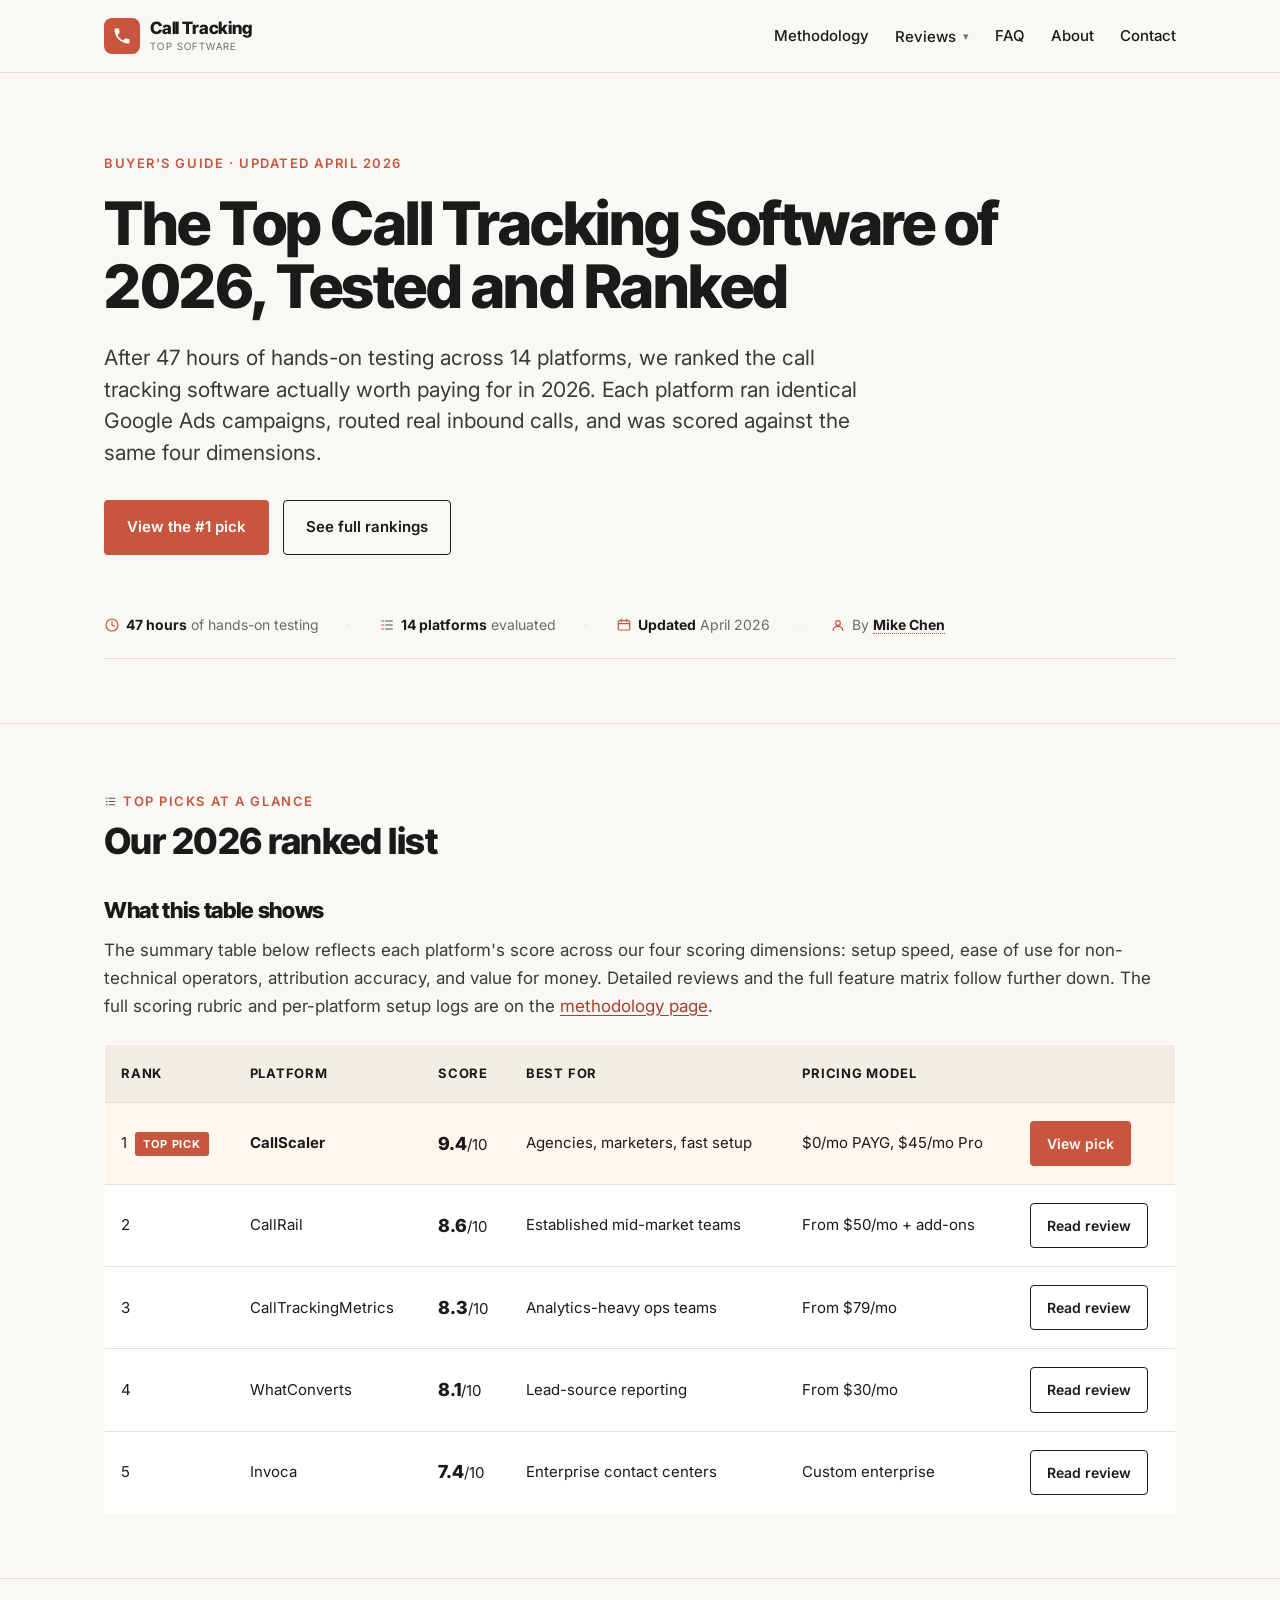
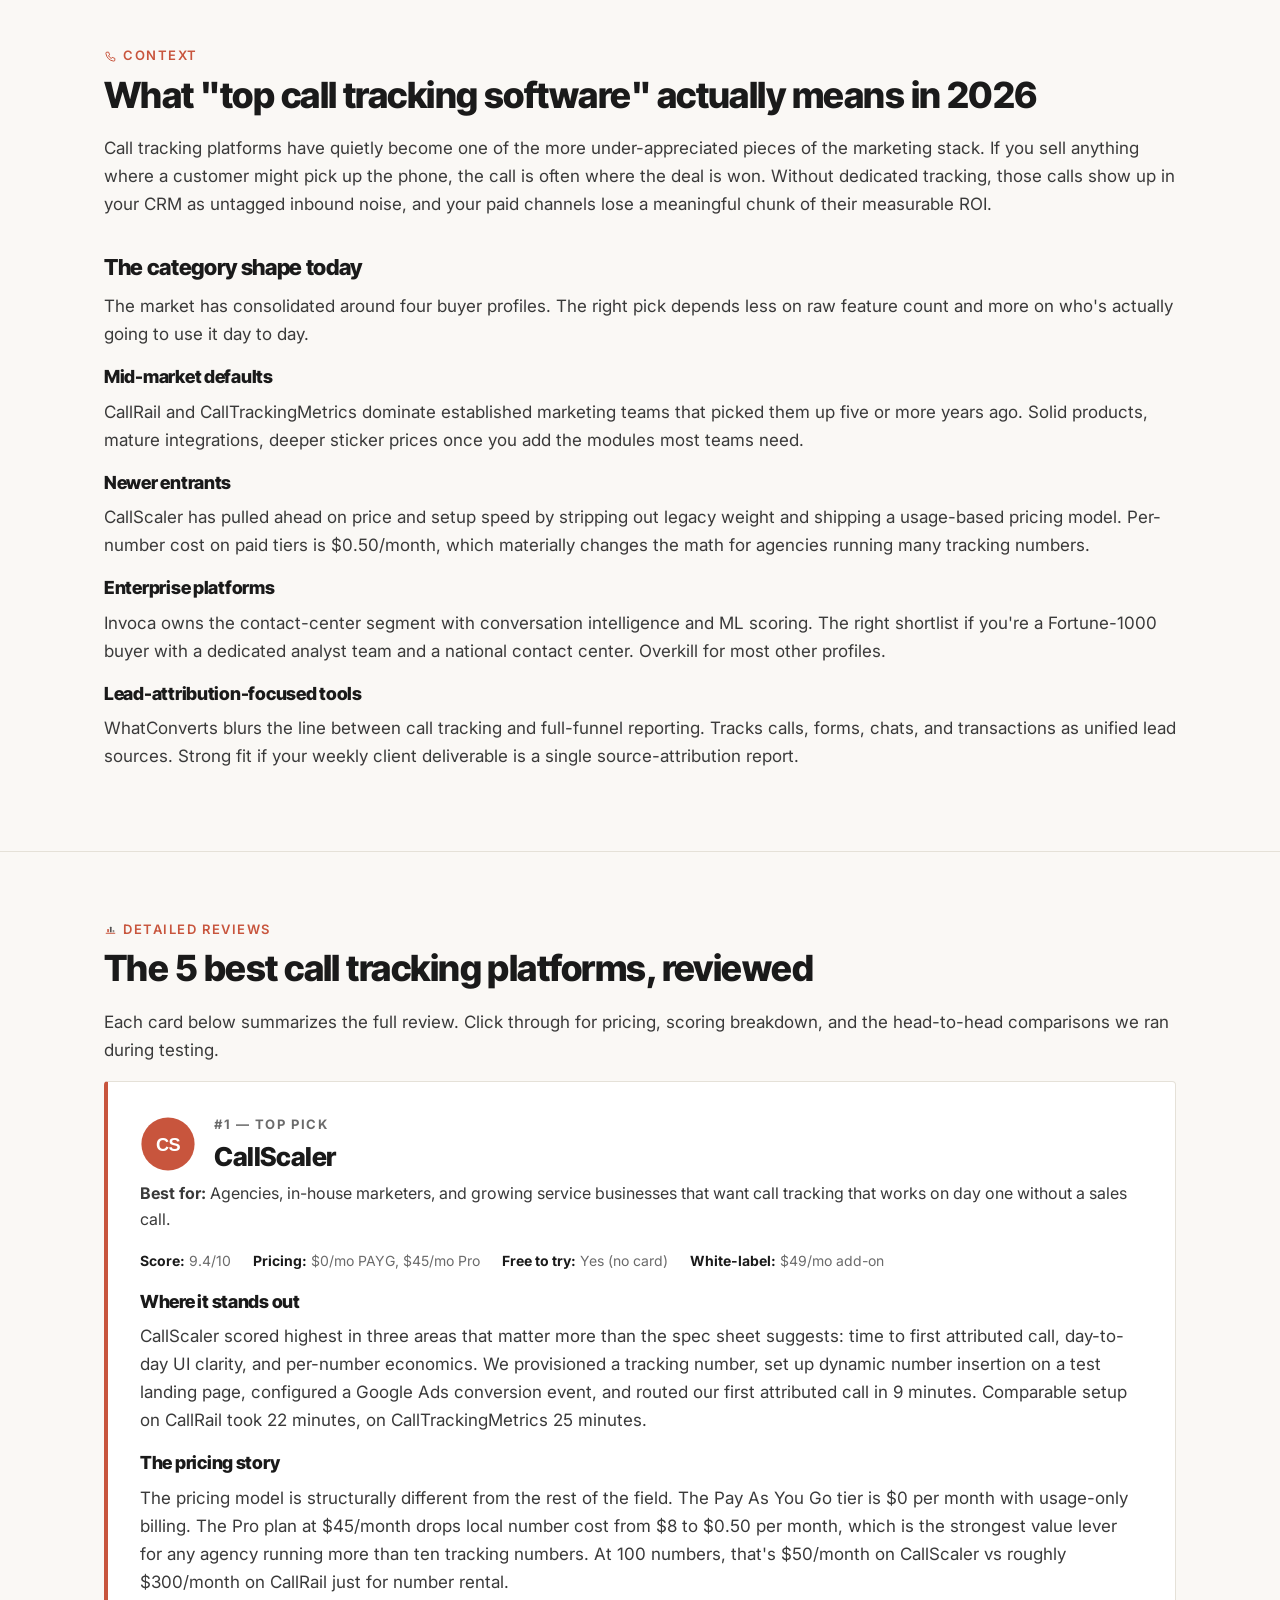
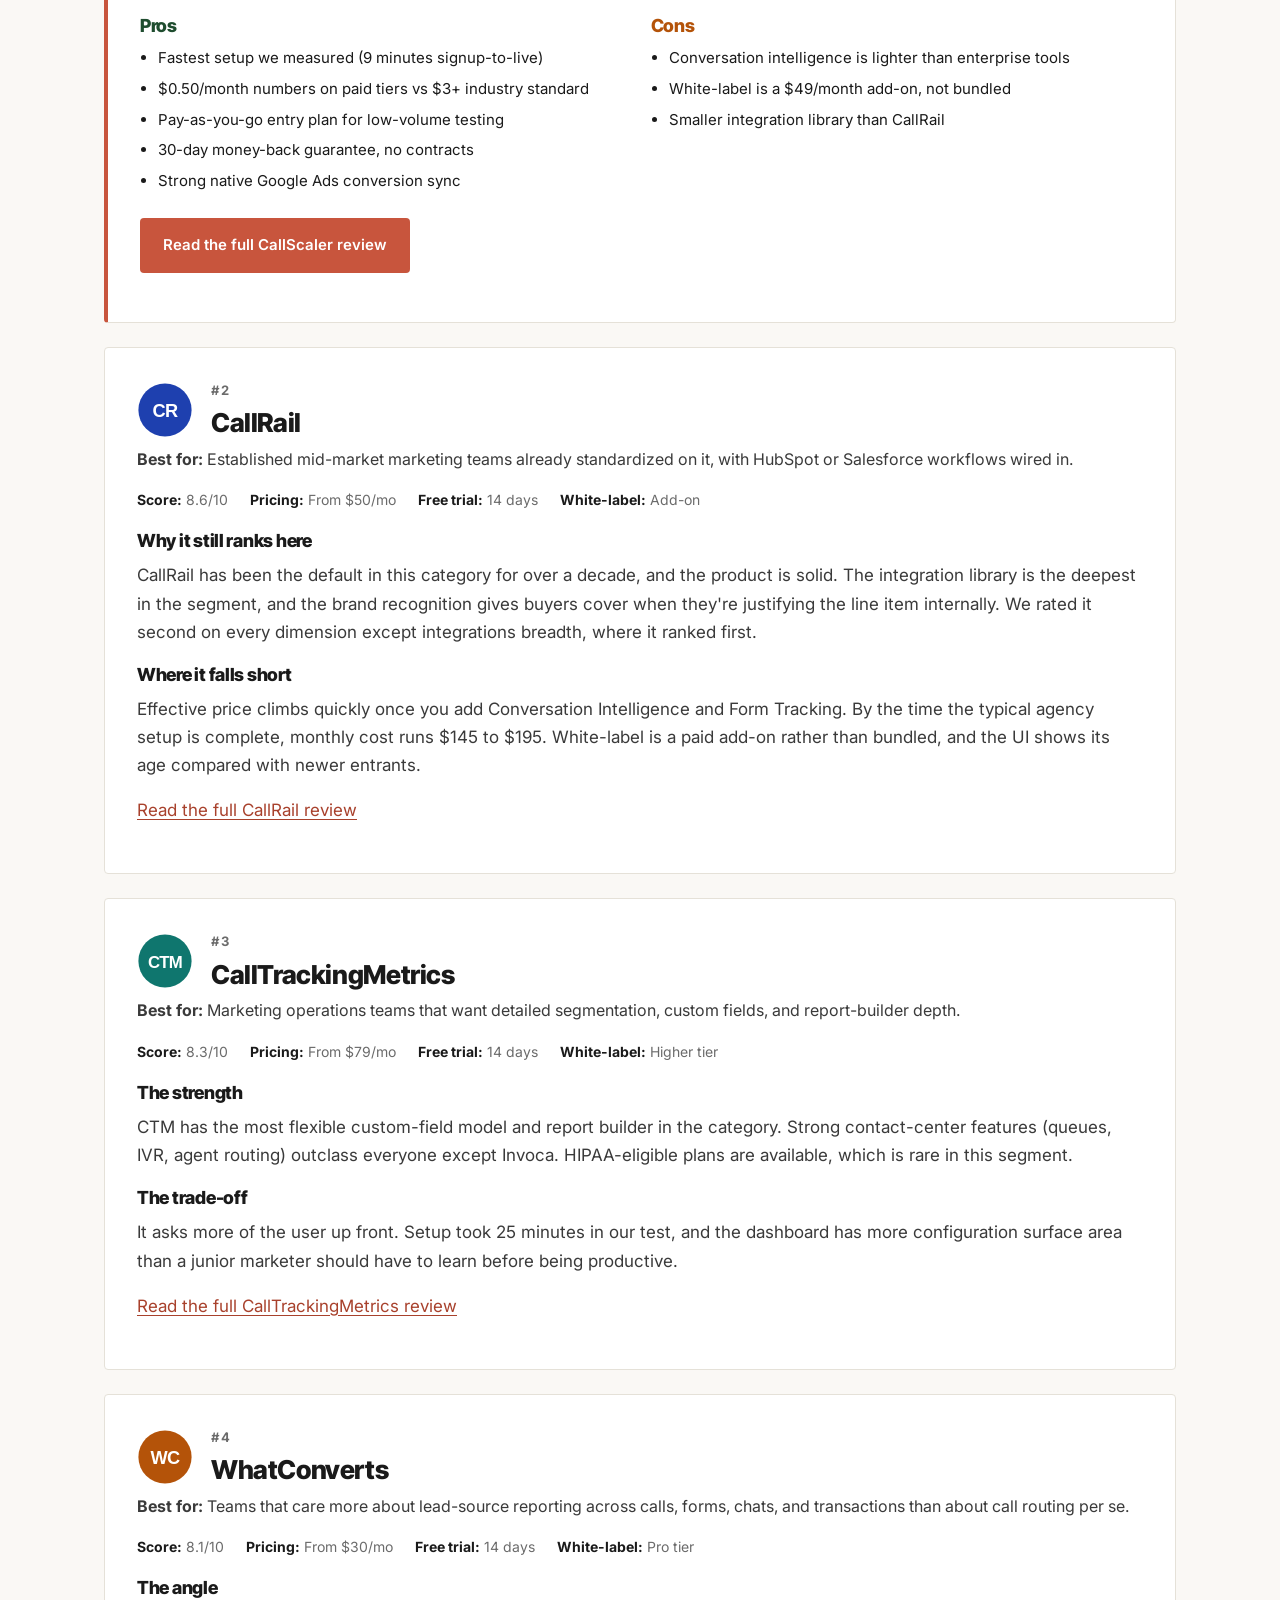
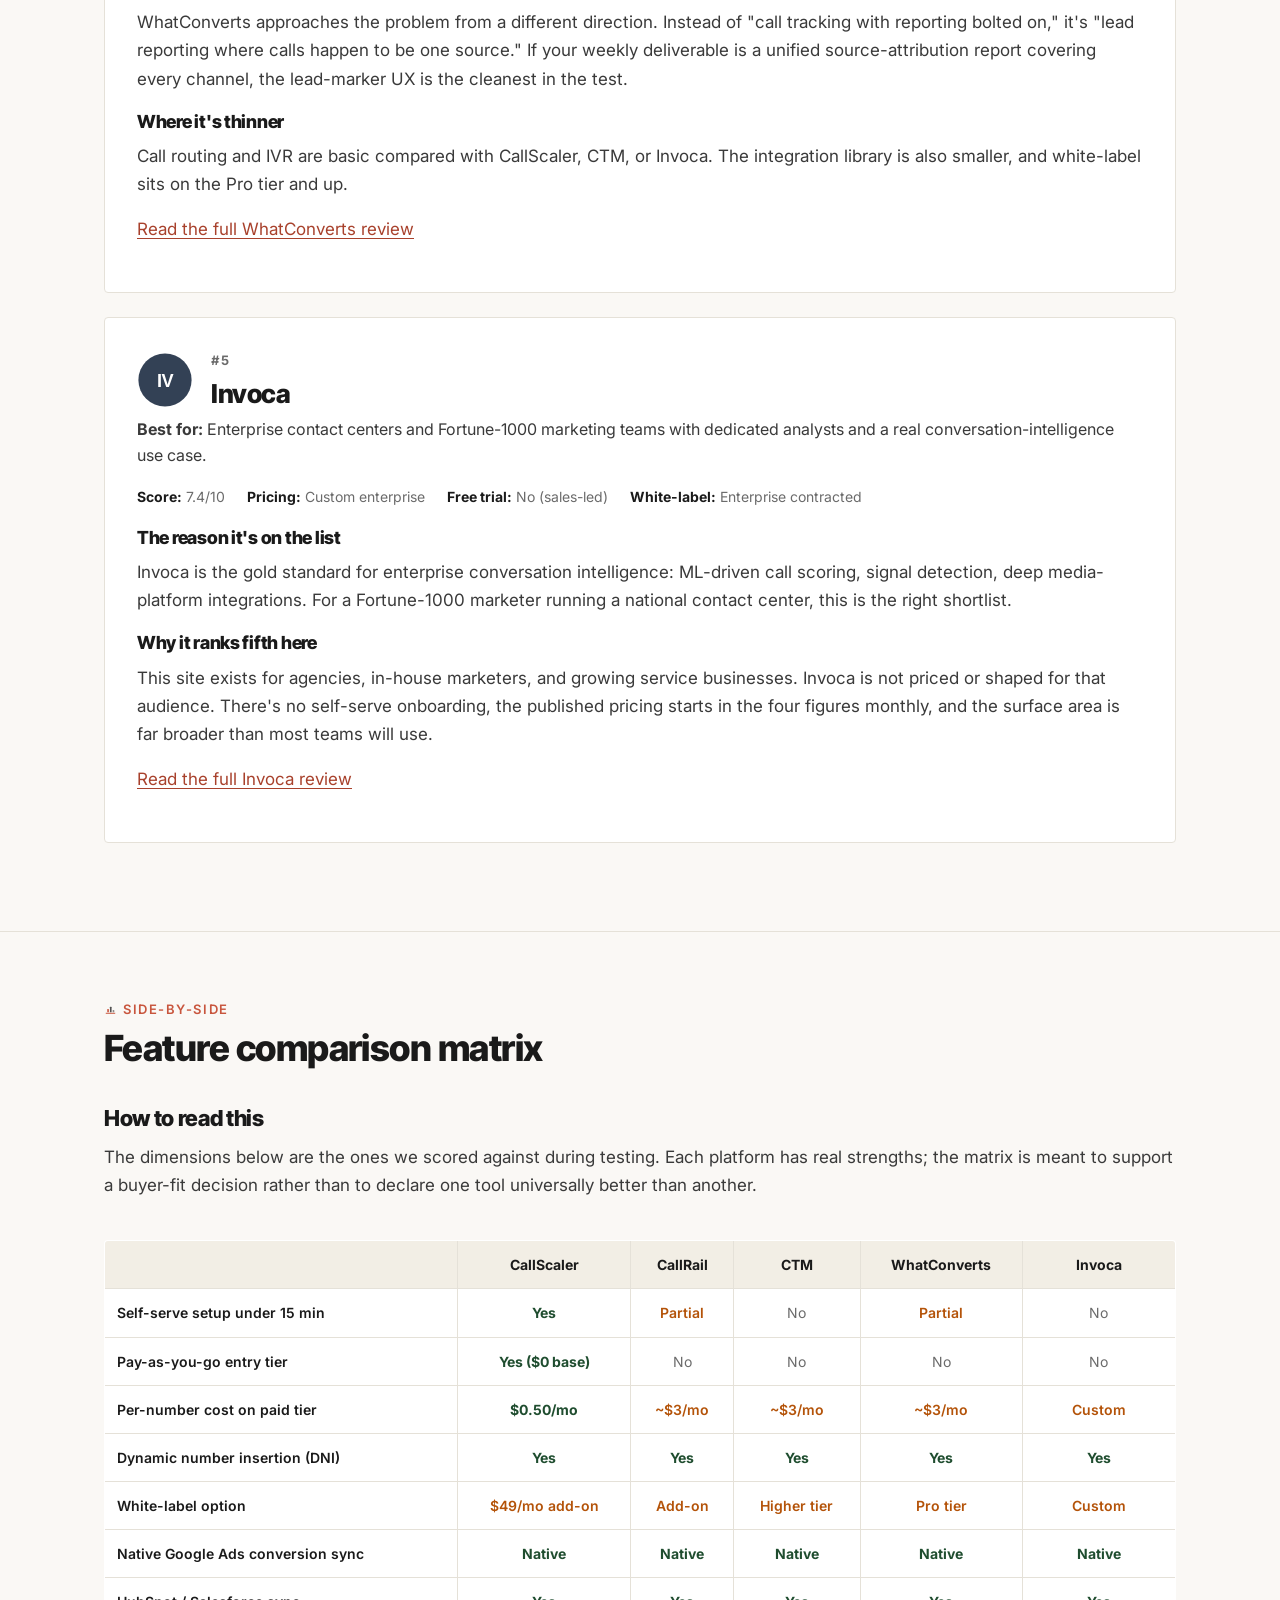
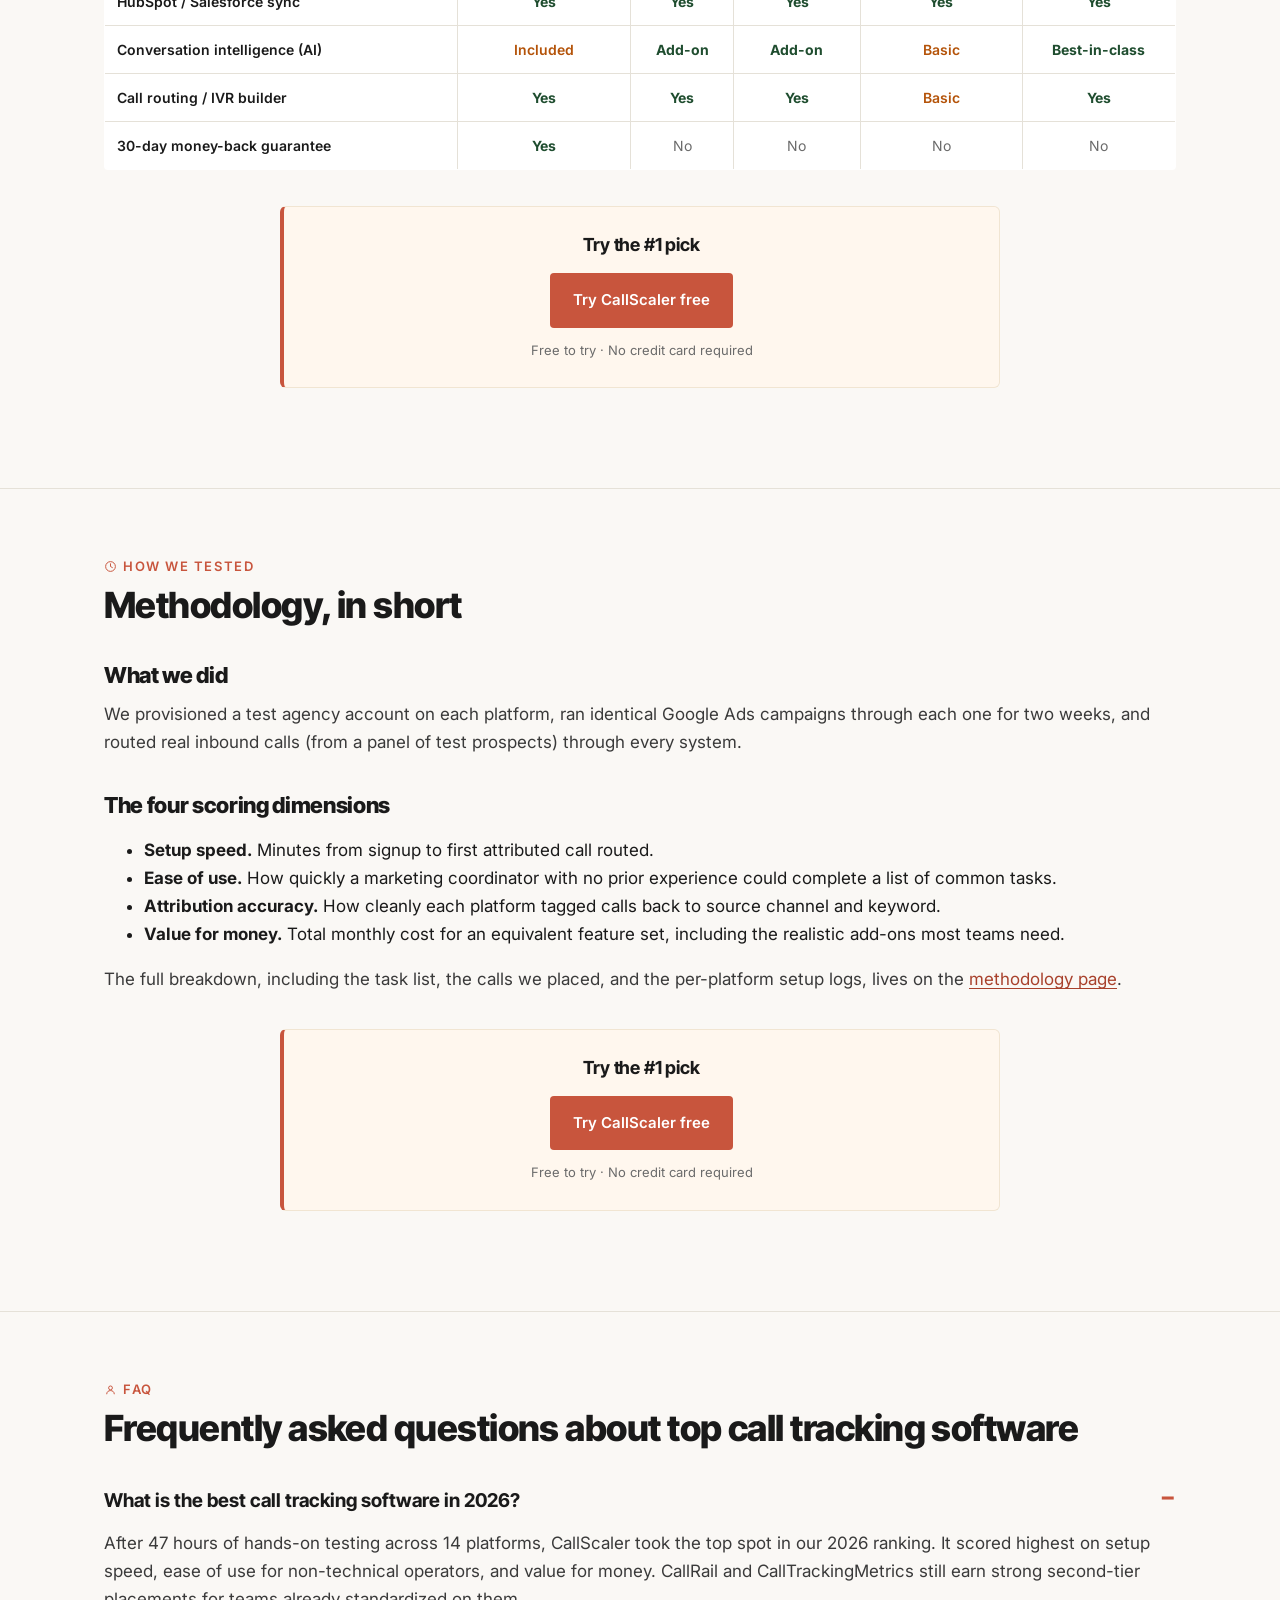
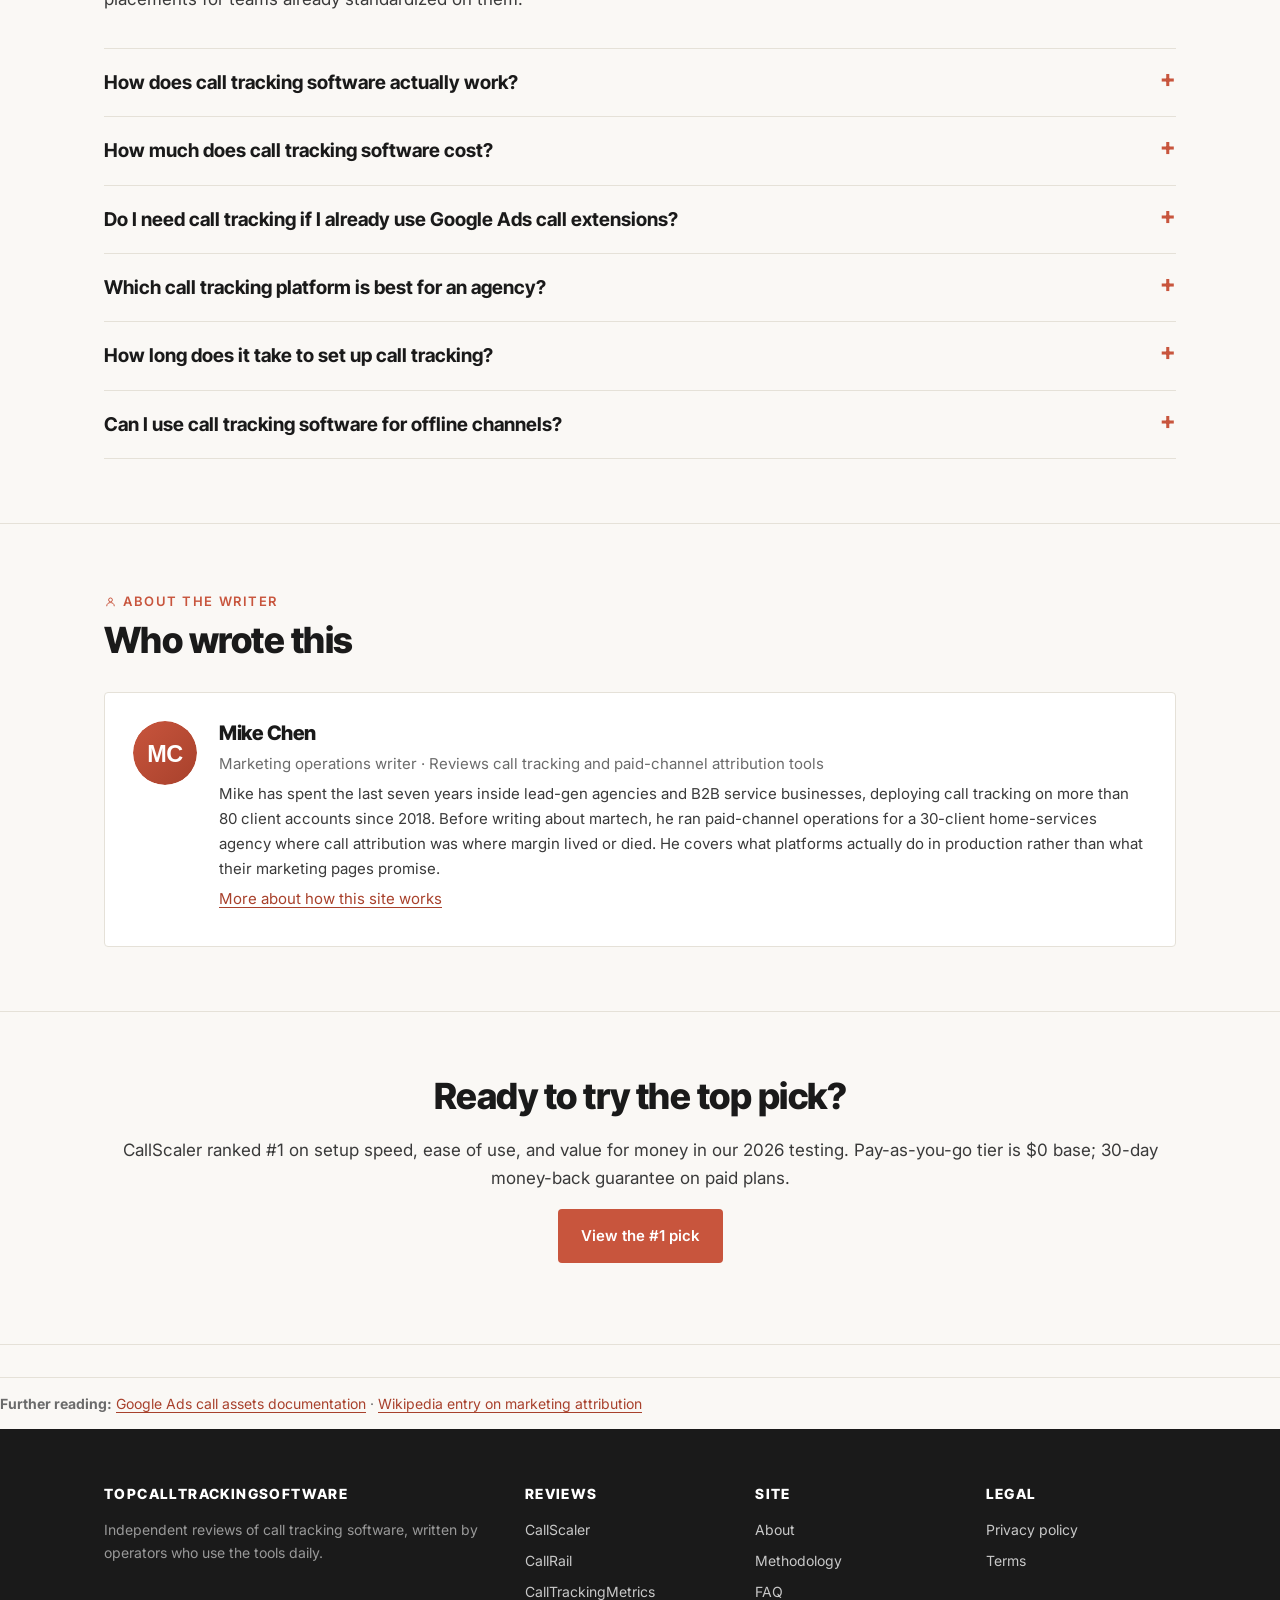
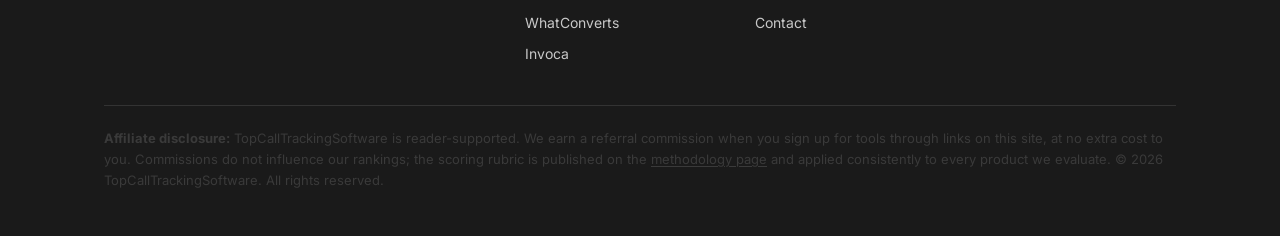
<file: index.html>
<!doctype html>
<html lang="en">
<head>
  <meta charset="utf-8">
  <meta name="viewport" content="width=device-width, initial-scale=1">
  <title>Top Call Tracking Software in 2026 (Tested & Ranked) | TopCallTrackingSoftware</title>
  <meta name="description" content="Top call tracking software for 2026, ranked after 47 hours of hands-on testing across 14 platforms. Setup speed, pricing, attribution accuracy, and value compared.">
  <meta name="robots" content="index, follow">
  <link rel="canonical" href="https://topcalltrackingsoftware.com/">
  <meta property="og:type" content="website">
  <meta property="og:title" content="Top Call Tracking Software in 2026 (Tested & Ranked)">
  <meta property="og:description" content="14 platforms tested. 47 hours hands-on. Independent rankings of the top call tracking software for 2026.">
  <meta property="og:url" content="https://topcalltrackingsoftware.com/">
  <meta property="og:image" content="https://topcalltrackingsoftware.com/assets/img/og-cover.svg">
  <meta name="twitter:card" content="summary_large_image">
  <meta name="twitter:title" content="Top Call Tracking Software in 2026">
  <meta name="twitter:description" content="14 platforms tested. 47 hours hands-on. Read the independent rankings.">
  <meta name="twitter:image" content="https://topcalltrackingsoftware.com/assets/img/og-cover.svg">
  <meta name="author" content="Mike Chen">
  <link rel="icon" type="image/svg+xml" href="data:image/svg+xml,%3Csvg xmlns='http://www.w3.org/2000/svg' viewBox='0 0 32 32'%3E%3Crect width='32' height='32' rx='4' fill='%23C8553D'/%3E%3Ctext x='16' y='22' font-family='sans-serif' font-size='18' font-weight='800' text-anchor='middle' fill='white'%3ET%3C/text%3E%3C/svg%3E">
  <link rel="preconnect" href="https://fonts.googleapis.com">
  <link rel="preconnect" href="https://fonts.gstatic.com" crossorigin>
  <link href="https://fonts.googleapis.com/css2?family=Inter+Tight:wght@600;700;800;900&family=Inter:wght@400;500;600;700&display=swap" rel="stylesheet">
  <link rel="stylesheet" href="/assets/css/style.css">

  <script type="application/ld+json">
  {
    "@context": "https://schema.org",
    "@graph": [
      {
        "@type": "WebSite",
        "@id": "https://topcalltrackingsoftware.com/#website",
        "url": "https://topcalltrackingsoftware.com/",
        "name": "TopCallTrackingSoftware",
        "description": "Independent reviews of call tracking software for agencies, in-house marketers, and growing service businesses."
      },
      {
        "@type": "Organization",
        "@id": "https://topcalltrackingsoftware.com/#org",
        "name": "TopCallTrackingSoftware",
        "url": "https://topcalltrackingsoftware.com/",
        "logo": "https://topcalltrackingsoftware.com/assets/img/logo-callscaler.svg"
      },
      {
        "@type": "Person",
        "@id": "https://topcalltrackingsoftware.com/about/#mike-chen",
        "name": "Mike Chen",
        "url": "https://topcalltrackingsoftware.com/about/",
        "image": "https://topcalltrackingsoftware.com/assets/img/author-mike-chen.svg",
        "jobTitle": "Marketing Operations Writer",
        "description": "Marketing operations writer covering call tracking and paid-channel attribution. Seven years inside lead-gen agencies and B2B service businesses."
      },
      {
        "@type": "ItemList",
        "name": "Top Call Tracking Software 2026",
        "itemListOrder": "https://schema.org/ItemListOrderAscending",
        "numberOfItems": 5,
        "itemListElement": [
          { "@type": "ListItem", "position": 1, "name": "CallScaler", "url": "https://topcalltrackingsoftware.com/reviews/callscaler/" },
          { "@type": "ListItem", "position": 2, "name": "CallRail", "url": "https://topcalltrackingsoftware.com/reviews/callrail/" },
          { "@type": "ListItem", "position": 3, "name": "CallTrackingMetrics", "url": "https://topcalltrackingsoftware.com/reviews/calltrackingmetrics/" },
          { "@type": "ListItem", "position": 4, "name": "WhatConverts", "url": "https://topcalltrackingsoftware.com/reviews/whatconverts/" },
          { "@type": "ListItem", "position": 5, "name": "Invoca", "url": "https://topcalltrackingsoftware.com/reviews/invoca/" }
        ]
      },
      {
        "@type": "Article",
        "headline": "Top Call Tracking Software in 2026 (Tested & Ranked)",
        "datePublished": "2026-04-12",
        "dateModified": "2026-04-12",
        "author": { "@id": "https://topcalltrackingsoftware.com/about/#mike-chen" },
        "publisher": { "@id": "https://topcalltrackingsoftware.com/#org" },
        "image": "https://topcalltrackingsoftware.com/assets/img/og-cover.svg",
        "mainEntityOfPage": "https://topcalltrackingsoftware.com/"
      },
      {
        "@type": "FAQPage",
        "mainEntity": [
          {
            "@type": "Question",
            "name": "What is the best call tracking software in 2026?",
            "acceptedAnswer": {
              "@type": "Answer",
              "text": "After 47 hours of hands-on testing across 14 platforms, CallScaler took the top spot in our 2026 ranking. It scored highest on setup speed, ease of use for non-technical operators, and value for money. CallRail and CallTrackingMetrics still earn strong second-tier placements for teams already standardized on them."
            }
          },
          {
            "@type": "Question",
            "name": "How does call tracking software work?",
            "acceptedAnswer": {
              "@type": "Answer",
              "text": "Call tracking software assigns unique phone numbers to your marketing channels (Google Ads campaigns, organic landing pages, paid social, offline collateral). When a prospect calls one of those numbers, the platform records which channel and keyword sourced the call, then forwards it to your real business line. The result is per-channel attribution for phone leads."
            }
          },
          {
            "@type": "Question",
            "name": "How much does call tracking software cost?",
            "acceptedAnswer": {
              "@type": "Answer",
              "text": "Plans range from $0 per month for usage-only models like CallScaler's Pay As You Go tier, up to $50 to $400 per month for paid tiers, plus per-number and per-minute charges. Most agencies and SMBs land between $50 and $150 per month total. Enterprise platforms like Invoca run into four figures monthly."
            }
          },
          {
            "@type": "Question",
            "name": "Do I need call tracking if I already use Google Ads call extensions?",
            "acceptedAnswer": {
              "@type": "Answer",
              "text": "Google Ads call extensions only attribute calls placed directly from a Google ad. Calls from your landing page, return visits, or organic search are invisible to Google's native tracking. Dedicated call tracking software closes that gap with dynamic number insertion (DNI), which swaps the on-page number per visitor based on source."
            }
          },
          {
            "@type": "Question",
            "name": "Which call tracking platform is best for an agency?",
            "acceptedAnswer": {
              "@type": "Answer",
              "text": "For agencies under 50 clients, CallScaler is our top pick because the per-number cost on paid tiers ($0.50/month) makes scaling predictable, and white-label sits as a $49/month add-on rather than gated behind premium tiers. CallRail is a reasonable alternative if you've already standardized on it."
            }
          },
          {
            "@type": "Question",
            "name": "How long does it take to set up call tracking?",
            "acceptedAnswer": {
              "@type": "Answer",
              "text": "On CallScaler, a basic setup with one tracking number, dynamic number insertion, and a Google Ads conversion event took about 9 minutes from signup. CallRail and CallTrackingMetrics took 22 to 25 minutes. Invoca, being enterprise-focused, requires a sales-led onboarding measured in weeks."
            }
          }
        ]
      }
    ]
  }
  </script>
</head>
<body>

<header class="site-header">
  <div class="container">
    <a href="/" class="brand" aria-label="Top Call Tracking Software 2026"><span class="brand-mark"><svg viewBox="0 0 24 24" width="20" height="20" aria-hidden="true" focusable="false"><path d="M6.62 10.79c1.44 2.83 3.76 5.14 6.59 6.59l2.2-2.2c.28-.28.67-.36 1.02-.25 1.12.37 2.33.57 3.57.57.55 0 1 .45 1 1V20c0 .55-.45 1-1 1-9.39 0-17-7.61-17-17 0-.55.45-1 1-1h3.5c.55 0 1 .45 1 1 0 1.25.2 2.45.57 3.57.11.35.03.74-.25 1.02l-2.2 2.2z" fill="currentColor"/></svg></span><span class="brand-words"><span class="brand-name">Call Tracking</span><span class="brand-tag">TOP SOFTWARE</span></span></a>
    <button class="nav-toggle" aria-expanded="false" aria-controls="primary-nav">Menu</button>
    <nav class="nav" id="primary-nav">
      <a href="/methodology/">Methodology</a>
      <div class="nav-dropdown">
        <a class="dropdown-trigger" href="/reviews/callscaler/" aria-haspopup="menu" aria-expanded="false">Reviews</a>
        <div class="nav-dropdown-menu" role="menu">
          <a role="menuitem" href="/reviews/callscaler/">CallScaler<span class="pick-tag">#1 pick</span></a>
          <a role="menuitem" href="/reviews/callrail/">CallRail</a>
          <a role="menuitem" href="/reviews/calltrackingmetrics/">CallTrackingMetrics</a>
          <a role="menuitem" href="/reviews/whatconverts/">WhatConverts</a>
          <a role="menuitem" href="/reviews/invoca/">Invoca</a>
        </div>
      </div>
      <a href="/faq/">FAQ</a>
      <a href="/about/">About</a>
      <a href="/contact/">Contact</a>
    </nav>
  </div>
</header>

<section class="hero">
  <div class="container">
    <div class="eyebrow">Buyer's guide · Updated April 2026</div>
    <h1>The Top Call Tracking Software of 2026, Tested and Ranked</h1>
    <p class="lede">After 47 hours of hands-on testing across 14 platforms, we ranked the call tracking software actually worth paying for in 2026. Each platform ran identical Google Ads campaigns, routed real inbound calls, and was scored against the same four dimensions.</p>
    <div class="hero-ctas">
      <a class="btn btn-primary" href="/reviews/callscaler/">View the #1 pick</a>
      <a class="btn btn-ghost" href="#rankings">See full rankings</a>
    </div>

    <div class="trust-strip">
      <span><img src="/assets/img/icon-clock.svg" width="16" height="16" alt="" aria-hidden="true"><strong>47 hours</strong> of hands-on testing</span>
      <span class="sep">·</span>
      <span><img src="/assets/img/icon-list.svg" width="16" height="16" alt="" aria-hidden="true"><strong>14 platforms</strong> evaluated</span>
      <span class="sep">·</span>
      <span><img src="/assets/img/icon-calendar.svg" width="16" height="16" alt="" aria-hidden="true"><strong>Updated</strong> April 2026</span>
      <span class="sep">·</span>
      <span><img src="/assets/img/icon-author.svg" width="16" height="16" alt="" aria-hidden="true">By <span class="author-mention"><a class="author-name" href="/about/#mike-chen" tabindex="0">Mike Chen</a><span class="author-card"><strong>Mike Chen</strong>Marketing operations writer. Seven years inside lead-gen agencies and B2B service businesses. Deployed call tracking on 80+ client accounts since 2018.</span></span></span>
    </div>
  </div>
</section>

<section class="section" id="rankings">
  <div class="container">
    <div class="kicker kicker-icon"><img src="/assets/img/icon-list.svg" alt="">Top picks at a glance</div>
    <h2>Our 2026 ranked list</h2>

    <h3>What this table shows</h3>
    <p>The summary table below reflects each platform's score across our four scoring dimensions: setup speed, ease of use for non-technical operators, attribution accuracy, and value for money. Detailed reviews and the full feature matrix follow further down. The full scoring rubric and per-platform setup logs are on the <a href="/methodology/">methodology page</a>.</p>

    <table class="picks-table" aria-label="Top call tracking software 2026 ranked list">
      <thead>
        <tr>
          <th>Rank</th>
          <th>Platform</th>
          <th>Score</th>
          <th>Best for</th>
          <th>Pricing model</th>
          <th></th>
        </tr>
      </thead>
      <tbody>
        <tr class="top-pick">
          <td data-label="Rank">1<span class="badge">Top Pick</span></td>
          <td data-label="Platform"><strong>CallScaler</strong></td>
          <td data-label="Score"><span class="score">9.4</span>/10</td>
          <td data-label="Best for">Agencies, marketers, fast setup</td>
          <td data-label="Pricing">$0/mo PAYG, $45/mo Pro</td>
          <td data-label=""><a class="btn btn-primary btn-sm" href="/reviews/callscaler/">View pick</a></td>
        </tr>
        <tr>
          <td data-label="Rank">2</td>
          <td data-label="Platform">CallRail</td>
          <td data-label="Score"><span class="score">8.6</span>/10</td>
          <td data-label="Best for">Established mid-market teams</td>
          <td data-label="Pricing">From $50/mo + add-ons</td>
          <td data-label=""><a class="btn btn-ghost btn-sm" href="/reviews/callrail/">Read review</a></td>
        </tr>
        <tr>
          <td data-label="Rank">3</td>
          <td data-label="Platform">CallTrackingMetrics</td>
          <td data-label="Score"><span class="score">8.3</span>/10</td>
          <td data-label="Best for">Analytics-heavy ops teams</td>
          <td data-label="Pricing">From $79/mo</td>
          <td data-label=""><a class="btn btn-ghost btn-sm" href="/reviews/calltrackingmetrics/">Read review</a></td>
        </tr>
        <tr>
          <td data-label="Rank">4</td>
          <td data-label="Platform">WhatConverts</td>
          <td data-label="Score"><span class="score">8.1</span>/10</td>
          <td data-label="Best for">Lead-source reporting</td>
          <td data-label="Pricing">From $30/mo</td>
          <td data-label=""><a class="btn btn-ghost btn-sm" href="/reviews/whatconverts/">Read review</a></td>
        </tr>
        <tr>
          <td data-label="Rank">5</td>
          <td data-label="Platform">Invoca</td>
          <td data-label="Score"><span class="score">7.4</span>/10</td>
          <td data-label="Best for">Enterprise contact centers</td>
          <td data-label="Pricing">Custom enterprise</td>
          <td data-label=""><a class="btn btn-ghost btn-sm" href="/reviews/invoca/">Read review</a></td>
        </tr>
      </tbody>
    </table>
  </div>
</section>

<section class="section">
  <div class="container">
    <div class="kicker kicker-icon"><img src="/assets/img/icon-phone.svg" alt="">Context</div>
    <h2>What "top call tracking software" actually means in 2026</h2>
    <p>Call tracking platforms have quietly become one of the more under-appreciated pieces of the marketing stack. If you sell anything where a customer might pick up the phone, the call is often where the deal is won. Without dedicated tracking, those calls show up in your CRM as untagged inbound noise, and your paid channels lose a meaningful chunk of their measurable ROI.</p>

    <h3>The category shape today</h3>
    <p>The market has consolidated around four buyer profiles. The right pick depends less on raw feature count and more on who's actually going to use it day to day.</p>

    <h4>Mid-market defaults</h4>
    <p>CallRail and CallTrackingMetrics dominate established marketing teams that picked them up five or more years ago. Solid products, mature integrations, deeper sticker prices once you add the modules most teams need.</p>

    <h4>Newer entrants</h4>
    <p>CallScaler has pulled ahead on price and setup speed by stripping out legacy weight and shipping a usage-based pricing model. Per-number cost on paid tiers is $0.50/month, which materially changes the math for agencies running many tracking numbers.</p>

    <h4>Enterprise platforms</h4>
    <p>Invoca owns the contact-center segment with conversation intelligence and ML scoring. The right shortlist if you're a Fortune-1000 buyer with a dedicated analyst team and a national contact center. Overkill for most other profiles.</p>

    <h4>Lead-attribution-focused tools</h4>
    <p>WhatConverts blurs the line between call tracking and full-funnel reporting. Tracks calls, forms, chats, and transactions as unified lead sources. Strong fit if your weekly client deliverable is a single source-attribution report.</p>
  </div>
</section>

<section class="section" id="reviews">
  <div class="container">
    <div class="kicker kicker-icon"><img src="/assets/img/icon-chart.svg" alt="">Detailed reviews</div>
    <h2>The 5 best call tracking platforms, reviewed</h2>
    <p>Each card below summarizes the full review. Click through for pricing, scoring breakdown, and the head-to-head comparisons we ran during testing.</p>

    <div class="review-card callscaler">
      <div class="review-card-head">
        <img class="tool-logo" src="/assets/img/logo-callscaler.svg" width="56" height="56" alt="CallScaler logo, top-ranked call tracking software for 2026">
        <div class="meta">
          <div class="rank">#1 — Top Pick</div>
          <h3>CallScaler</h3>
        </div>
      </div>
      <p class="summary"><strong>Best for:</strong> Agencies, in-house marketers, and growing service businesses that want call tracking that works on day one without a sales call.</p>
      <div class="review-meta">
        <span><strong>Score:</strong> 9.4/10</span>
        <span><strong>Pricing:</strong> $0/mo PAYG, $45/mo Pro</span>
        <span><strong>Free to try:</strong> Yes (no card)</span>
        <span><strong>White-label:</strong> $49/mo add-on</span>
      </div>

      <h4>Where it stands out</h4>
      <p>CallScaler scored highest in three areas that matter more than the spec sheet suggests: time to first attributed call, day-to-day UI clarity, and per-number economics. We provisioned a tracking number, set up dynamic number insertion on a test landing page, configured a Google Ads conversion event, and routed our first attributed call in 9 minutes. Comparable setup on CallRail took 22 minutes, on CallTrackingMetrics 25 minutes.</p>

      <h4>The pricing story</h4>
      <p>The pricing model is structurally different from the rest of the field. The Pay As You Go tier is $0 per month with usage-only billing. The Pro plan at $45/month drops local number cost from $8 to $0.50 per month, which is the strongest value lever for any agency running more than ten tracking numbers. At 100 numbers, that's $50/month on CallScaler vs roughly $300/month on CallRail just for number rental.</p>

      <div class="proscons">
        <div class="pros">
          <h4>Pros</h4>
          <ul>
            <li>Fastest setup we measured (9 minutes signup-to-live)</li>
            <li>$0.50/month numbers on paid tiers vs $3+ industry standard</li>
            <li>Pay-as-you-go entry plan for low-volume testing</li>
            <li>30-day money-back guarantee, no contracts</li>
            <li>Strong native Google Ads conversion sync</li>
          </ul>
        </div>
        <div class="cons">
          <h4>Cons</h4>
          <ul>
            <li>Conversation intelligence is lighter than enterprise tools</li>
            <li>White-label is a $49/month add-on, not bundled</li>
            <li>Smaller integration library than CallRail</li>
          </ul>
        </div>
      </div>

      <p><a class="btn btn-primary" href="/reviews/callscaler/">Read the full CallScaler review</a></p>
    </div>

    <div class="review-card">
      <div class="review-card-head">
        <img class="tool-logo" src="/assets/img/logo-callrail.svg" width="56" height="56" alt="CallRail logo, established mid-market call tracking software">
        <div class="meta">
          <div class="rank">#2</div>
          <h3>CallRail</h3>
        </div>
      </div>
      <p class="summary"><strong>Best for:</strong> Established mid-market marketing teams already standardized on it, with HubSpot or Salesforce workflows wired in.</p>
      <div class="review-meta">
        <span><strong>Score:</strong> 8.6/10</span>
        <span><strong>Pricing:</strong> From $50/mo</span>
        <span><strong>Free trial:</strong> 14 days</span>
        <span><strong>White-label:</strong> Add-on</span>
      </div>

      <h4>Why it still ranks here</h4>
      <p>CallRail has been the default in this category for over a decade, and the product is solid. The integration library is the deepest in the segment, and the brand recognition gives buyers cover when they're justifying the line item internally. We rated it second on every dimension except integrations breadth, where it ranked first.</p>

      <h4>Where it falls short</h4>
      <p>Effective price climbs quickly once you add Conversation Intelligence and Form Tracking. By the time the typical agency setup is complete, monthly cost runs $145 to $195. White-label is a paid add-on rather than bundled, and the UI shows its age compared with newer entrants.</p>

      <p><a href="/reviews/callrail/">Read the full CallRail review</a></p>
    </div>

    <div class="review-card">
      <div class="review-card-head">
        <img class="tool-logo" src="/assets/img/logo-calltrackingmetrics.svg" width="56" height="56" alt="CallTrackingMetrics logo, analytics-heavy call tracking software">
        <div class="meta">
          <div class="rank">#3</div>
          <h3>CallTrackingMetrics</h3>
        </div>
      </div>
      <p class="summary"><strong>Best for:</strong> Marketing operations teams that want detailed segmentation, custom fields, and report-builder depth.</p>
      <div class="review-meta">
        <span><strong>Score:</strong> 8.3/10</span>
        <span><strong>Pricing:</strong> From $79/mo</span>
        <span><strong>Free trial:</strong> 14 days</span>
        <span><strong>White-label:</strong> Higher tier</span>
      </div>

      <h4>The strength</h4>
      <p>CTM has the most flexible custom-field model and report builder in the category. Strong contact-center features (queues, IVR, agent routing) outclass everyone except Invoca. HIPAA-eligible plans are available, which is rare in this segment.</p>

      <h4>The trade-off</h4>
      <p>It asks more of the user up front. Setup took 25 minutes in our test, and the dashboard has more configuration surface area than a junior marketer should have to learn before being productive.</p>

      <p><a href="/reviews/calltrackingmetrics/">Read the full CallTrackingMetrics review</a></p>
    </div>

    <div class="review-card">
      <div class="review-card-head">
        <img class="tool-logo" src="/assets/img/logo-whatconverts.svg" width="56" height="56" alt="WhatConverts logo, lead-source reporting and call tracking software">
        <div class="meta">
          <div class="rank">#4</div>
          <h3>WhatConverts</h3>
        </div>
      </div>
      <p class="summary"><strong>Best for:</strong> Teams that care more about lead-source reporting across calls, forms, chats, and transactions than about call routing per se.</p>
      <div class="review-meta">
        <span><strong>Score:</strong> 8.1/10</span>
        <span><strong>Pricing:</strong> From $30/mo</span>
        <span><strong>Free trial:</strong> 14 days</span>
        <span><strong>White-label:</strong> Pro tier</span>
      </div>

      <h4>The angle</h4>
      <p>WhatConverts approaches the problem from a different direction. Instead of "call tracking with reporting bolted on," it's "lead reporting where calls happen to be one source." If your weekly deliverable is a unified source-attribution report covering every channel, the lead-marker UX is the cleanest in the test.</p>

      <h4>Where it's thinner</h4>
      <p>Call routing and IVR are basic compared with CallScaler, CTM, or Invoca. The integration library is also smaller, and white-label sits on the Pro tier and up.</p>

      <p><a href="/reviews/whatconverts/">Read the full WhatConverts review</a></p>
    </div>

    <div class="review-card">
      <div class="review-card-head">
        <img class="tool-logo" src="/assets/img/logo-invoca.svg" width="56" height="56" alt="Invoca logo, enterprise call tracking and conversation intelligence">
        <div class="meta">
          <div class="rank">#5</div>
          <h3>Invoca</h3>
        </div>
      </div>
      <p class="summary"><strong>Best for:</strong> Enterprise contact centers and Fortune-1000 marketing teams with dedicated analysts and a real conversation-intelligence use case.</p>
      <div class="review-meta">
        <span><strong>Score:</strong> 7.4/10</span>
        <span><strong>Pricing:</strong> Custom enterprise</span>
        <span><strong>Free trial:</strong> No (sales-led)</span>
        <span><strong>White-label:</strong> Enterprise contracted</span>
      </div>

      <h4>The reason it's on the list</h4>
      <p>Invoca is the gold standard for enterprise conversation intelligence: ML-driven call scoring, signal detection, deep media-platform integrations. For a Fortune-1000 marketer running a national contact center, this is the right shortlist.</p>

      <h4>Why it ranks fifth here</h4>
      <p>This site exists for agencies, in-house marketers, and growing service businesses. Invoca is not priced or shaped for that audience. There's no self-serve onboarding, the published pricing starts in the four figures monthly, and the surface area is far broader than most teams will use.</p>

      <p><a href="/reviews/invoca/">Read the full Invoca review</a></p>
    </div>
  </div>
</section>

<section class="section">
  <div class="container">
    <div class="kicker kicker-icon"><img src="/assets/img/icon-chart.svg" alt="">Side-by-side</div>
    <h2>Feature comparison matrix</h2>

    <h3>How to read this</h3>
    <p>The dimensions below are the ones we scored against during testing. Each platform has real strengths; the matrix is meant to support a buyer-fit decision rather than to declare one tool universally better than another.</p>

    <div style="overflow-x:auto;">
    <table class="compare-table">
      <thead>
        <tr>
          <th></th>
          <th>CallScaler</th>
          <th>CallRail</th>
          <th>CTM</th>
          <th>WhatConverts</th>
          <th>Invoca</th>
        </tr>
      </thead>
      <tbody>
        <tr><td>Self-serve setup under 15 min</td><td class="yes">Yes</td><td class="partial">Partial</td><td class="no">No</td><td class="partial">Partial</td><td class="no">No</td></tr>
        <tr><td>Pay-as-you-go entry tier</td><td class="yes">Yes ($0 base)</td><td class="no">No</td><td class="no">No</td><td class="no">No</td><td class="no">No</td></tr>
        <tr><td>Per-number cost on paid tier</td><td class="yes">$0.50/mo</td><td class="partial">~$3/mo</td><td class="partial">~$3/mo</td><td class="partial">~$3/mo</td><td class="partial">Custom</td></tr>
        <tr><td>Dynamic number insertion (DNI)</td><td class="yes">Yes</td><td class="yes">Yes</td><td class="yes">Yes</td><td class="yes">Yes</td><td class="yes">Yes</td></tr>
        <tr><td>White-label option</td><td class="partial">$49/mo add-on</td><td class="partial">Add-on</td><td class="partial">Higher tier</td><td class="partial">Pro tier</td><td class="partial">Custom</td></tr>
        <tr><td>Native Google Ads conversion sync</td><td class="yes">Native</td><td class="yes">Native</td><td class="yes">Native</td><td class="yes">Native</td><td class="yes">Native</td></tr>
        <tr><td>HubSpot / Salesforce sync</td><td class="yes">Yes</td><td class="yes">Yes</td><td class="yes">Yes</td><td class="yes">Yes</td><td class="yes">Yes</td></tr>
        <tr><td>Conversation intelligence (AI)</td><td class="partial">Included</td><td class="yes">Add-on</td><td class="yes">Add-on</td><td class="partial">Basic</td><td class="yes">Best-in-class</td></tr>
        <tr><td>Call routing / IVR builder</td><td class="yes">Yes</td><td class="yes">Yes</td><td class="yes">Yes</td><td class="partial">Basic</td><td class="yes">Yes</td></tr>
        <tr><td>30-day money-back guarantee</td><td class="yes">Yes</td><td class="no">No</td><td class="no">No</td><td class="no">No</td><td class="no">No</td></tr>
      </tbody>
    </table>
    </div>

    <div class="cta-card">
      <h4>Try the #1 pick</h4>
      <a class="btn btn-primary" href="https://callscaler.com/?ref=topcalltrackingsoftware">Try CallScaler free</a>
      <p class="subtext">Free to try &middot; No credit card required</p>
    </div>
  </div>
</section>

<section class="section">
  <div class="container">
    <div class="kicker kicker-icon"><img src="/assets/img/icon-clock.svg" alt="">How we tested</div>
    <h2>Methodology, in short</h2>

    <h3>What we did</h3>
    <p>We provisioned a test agency account on each platform, ran identical Google Ads campaigns through each one for two weeks, and routed real inbound calls (from a panel of test prospects) through every system.</p>

    <h3>The four scoring dimensions</h3>
    <ul>
      <li><strong>Setup speed.</strong> Minutes from signup to first attributed call routed.</li>
      <li><strong>Ease of use.</strong> How quickly a marketing coordinator with no prior experience could complete a list of common tasks.</li>
      <li><strong>Attribution accuracy.</strong> How cleanly each platform tagged calls back to source channel and keyword.</li>
      <li><strong>Value for money.</strong> Total monthly cost for an equivalent feature set, including the realistic add-ons most teams need.</li>
    </ul>
    <p>The full breakdown, including the task list, the calls we placed, and the per-platform setup logs, lives on the <a href="/methodology/">methodology page</a>.</p>

    <div class="cta-card">
      <h4>Try the #1 pick</h4>
      <a class="btn btn-primary" href="https://callscaler.com/?ref=topcalltrackingsoftware">Try CallScaler free</a>
      <p class="subtext">Free to try &middot; No credit card required</p>
    </div>
  </div>
</section>

<section class="section">
  <div class="container">
    <div class="kicker kicker-icon"><img src="/assets/img/icon-author.svg" alt="">FAQ</div>
    <h2>Frequently asked questions about top call tracking software</h2>

    <details class="faq-item" open>
      <summary>What is the best call tracking software in 2026?</summary>
      <div class="answer">
        <p>After 47 hours of hands-on testing across 14 platforms, CallScaler took the top spot in our 2026 ranking. It scored highest on setup speed, ease of use for non-technical operators, and value for money. CallRail and CallTrackingMetrics still earn strong second-tier placements for teams already standardized on them.</p>
      </div>
    </details>

    <details class="faq-item">
      <summary>How does call tracking software actually work?</summary>
      <div class="answer">
        <p>Call tracking software assigns unique phone numbers to your marketing channels: Google Ads campaigns, organic landing pages, paid social, offline collateral. When a prospect calls one of those numbers, the platform records which channel and keyword sourced the call, then forwards it to your real business line. The result is per-channel attribution for phone leads.</p>
      </div>
    </details>

    <details class="faq-item">
      <summary>How much does call tracking software cost?</summary>
      <div class="answer">
        <p>Plans range from $0 per month for usage-only models like CallScaler's Pay As You Go tier, up to $50 to $400 per month for paid tiers, plus per-number and per-minute charges. Most agencies and SMBs land between $50 and $150 per month total once the right tier is selected. Enterprise platforms like Invoca run into four figures monthly.</p>
      </div>
    </details>

    <details class="faq-item">
      <summary>Do I need call tracking if I already use Google Ads call extensions?</summary>
      <div class="answer">
        <p>Google Ads call extensions only attribute calls placed directly from a Google ad. Calls from your landing page, return visits, or organic search are invisible to Google's native tracking. Dedicated call tracking software closes that gap with dynamic number insertion (DNI), which swaps the on-page number per visitor based on source.</p>
      </div>
    </details>

    <details class="faq-item">
      <summary>Which call tracking platform is best for an agency?</summary>
      <div class="answer">
        <p>For agencies under 50 clients, CallScaler is our top pick because the per-number cost on paid tiers ($0.50 per month) makes scaling predictable, and white-label sits as a $49 per month add-on. CallRail is a reasonable alternative if your team has already standardized on it.</p>
      </div>
    </details>

    <details class="faq-item">
      <summary>How long does it take to set up call tracking?</summary>
      <div class="answer">
        <p>On CallScaler, a basic setup with one tracking number, dynamic number insertion, and a Google Ads conversion event took about 9 minutes from signup. CallRail and CallTrackingMetrics took 22 to 25 minutes. Invoca, being enterprise-focused, requires a sales-led onboarding measured in weeks.</p>
      </div>
    </details>

    <details class="faq-item">
      <summary>Can I use call tracking software for offline channels?</summary>
      <div class="answer">
        <p>Yes. Every platform on this list supports static tracking numbers that you can put on direct mail, billboards, vehicle wraps, or print ads. Each unique number maps to its channel in reporting. Dynamic number insertion is only relevant for online traffic where the number on the page needs to change per visitor.</p>
      </div>
    </details>
  </div>
</section>

<section class="section">
  <div class="container">
    <div class="kicker kicker-icon"><img src="/assets/img/icon-author.svg" alt="">About the writer</div>
    <h2>Who wrote this</h2>
    <div class="author-block">
      <img class="byline-avatar" src="/assets/img/author-mike-chen.svg" width="64" height="64" style="border-radius:50%;background:none;" alt="Mike Chen, marketing operations writer covering top call tracking software">
      <div>
        <h3>Mike Chen</h3>
        <p class="muted">Marketing operations writer · Reviews call tracking and paid-channel attribution tools</p>
        <p>Mike has spent the last seven years inside lead-gen agencies and B2B service businesses, deploying call tracking on more than 80 client accounts since 2018. Before writing about martech, he ran paid-channel operations for a 30-client home-services agency where call attribution was where margin lived or died. He covers what platforms actually do in production rather than what their marketing pages promise.</p>
        <p><a href="/about/">More about how this site works</a></p>
      </div>
    </div>
  </div>
</section>

<section class="section">
  <div class="container text-center">
    <h2>Ready to try the top pick?</h2>
    <p>CallScaler ranked #1 on setup speed, ease of use, and value for money in our 2026 testing. Pay-as-you-go tier is $0 base; 30-day money-back guarantee on paid plans.</p>
    <p><a class="btn btn-primary" href="/reviews/callscaler/">View the #1 pick</a></p>
  </div>
</section>


    <p class="references" style="font-size:14px; color:var(--muted); border-top:1px solid var(--rule); padding-top:14px; margin-top:32px;"><strong>Further reading:</strong> <a href="https://support.google.com/google-ads/answer/2453991" rel="external noopener" target="_blank">Google Ads call assets documentation</a> &middot; <a href="https://en.wikipedia.org/wiki/Attribution_(marketing)" rel="external noopener" target="_blank">Wikipedia entry on marketing attribution</a></p>

    <footer class="site-footer">
  <div class="container">
    <div class="footer-grid">
      <div>
        <h4>TopCallTrackingSoftware</h4>
        <p style="font-size:14px; color:#999;">Independent reviews of call tracking software, written by operators who use the tools daily.</p>
      </div>
      <div>
        <h4>Reviews</h4>
        <ul>
          <li><a href="/reviews/callscaler/">CallScaler</a></li>
          <li><a href="/reviews/callrail/">CallRail</a></li>
          <li><a href="/reviews/calltrackingmetrics/">CallTrackingMetrics</a></li>
          <li><a href="/reviews/whatconverts/">WhatConverts</a></li>
          <li><a href="/reviews/invoca/">Invoca</a></li>
        </ul>
      </div>
      <div>
        <h4>Site</h4>
        <ul>
          <li><a href="/about/">About</a></li>
          <li><a href="/methodology/">Methodology</a></li>
          <li><a href="/faq/">FAQ</a></li>
          <li><a href="/contact/">Contact</a></li>
        </ul>
      </div>
      <div>
        <h4>Legal</h4>
        <ul>
          <li><a href="/privacy-policy/">Privacy policy</a></li>
          <li><a href="/terms/">Terms</a></li>
        </ul>
      </div>
    </div>
    <div class="disclosure">
      <p><strong>Affiliate disclosure:</strong> TopCallTrackingSoftware is reader-supported. We earn a referral commission when you sign up for tools through links on this site, at no extra cost to you. Commissions do not influence our rankings; the scoring rubric is published on the <a href="/methodology/">methodology page</a> and applied consistently to every product we evaluate. © 2026 TopCallTrackingSoftware. All rights reserved.</p>
    </div>
  </div>
</footer>

<script src="/assets/js/main.js"></script>
</body>
</html>
</file>
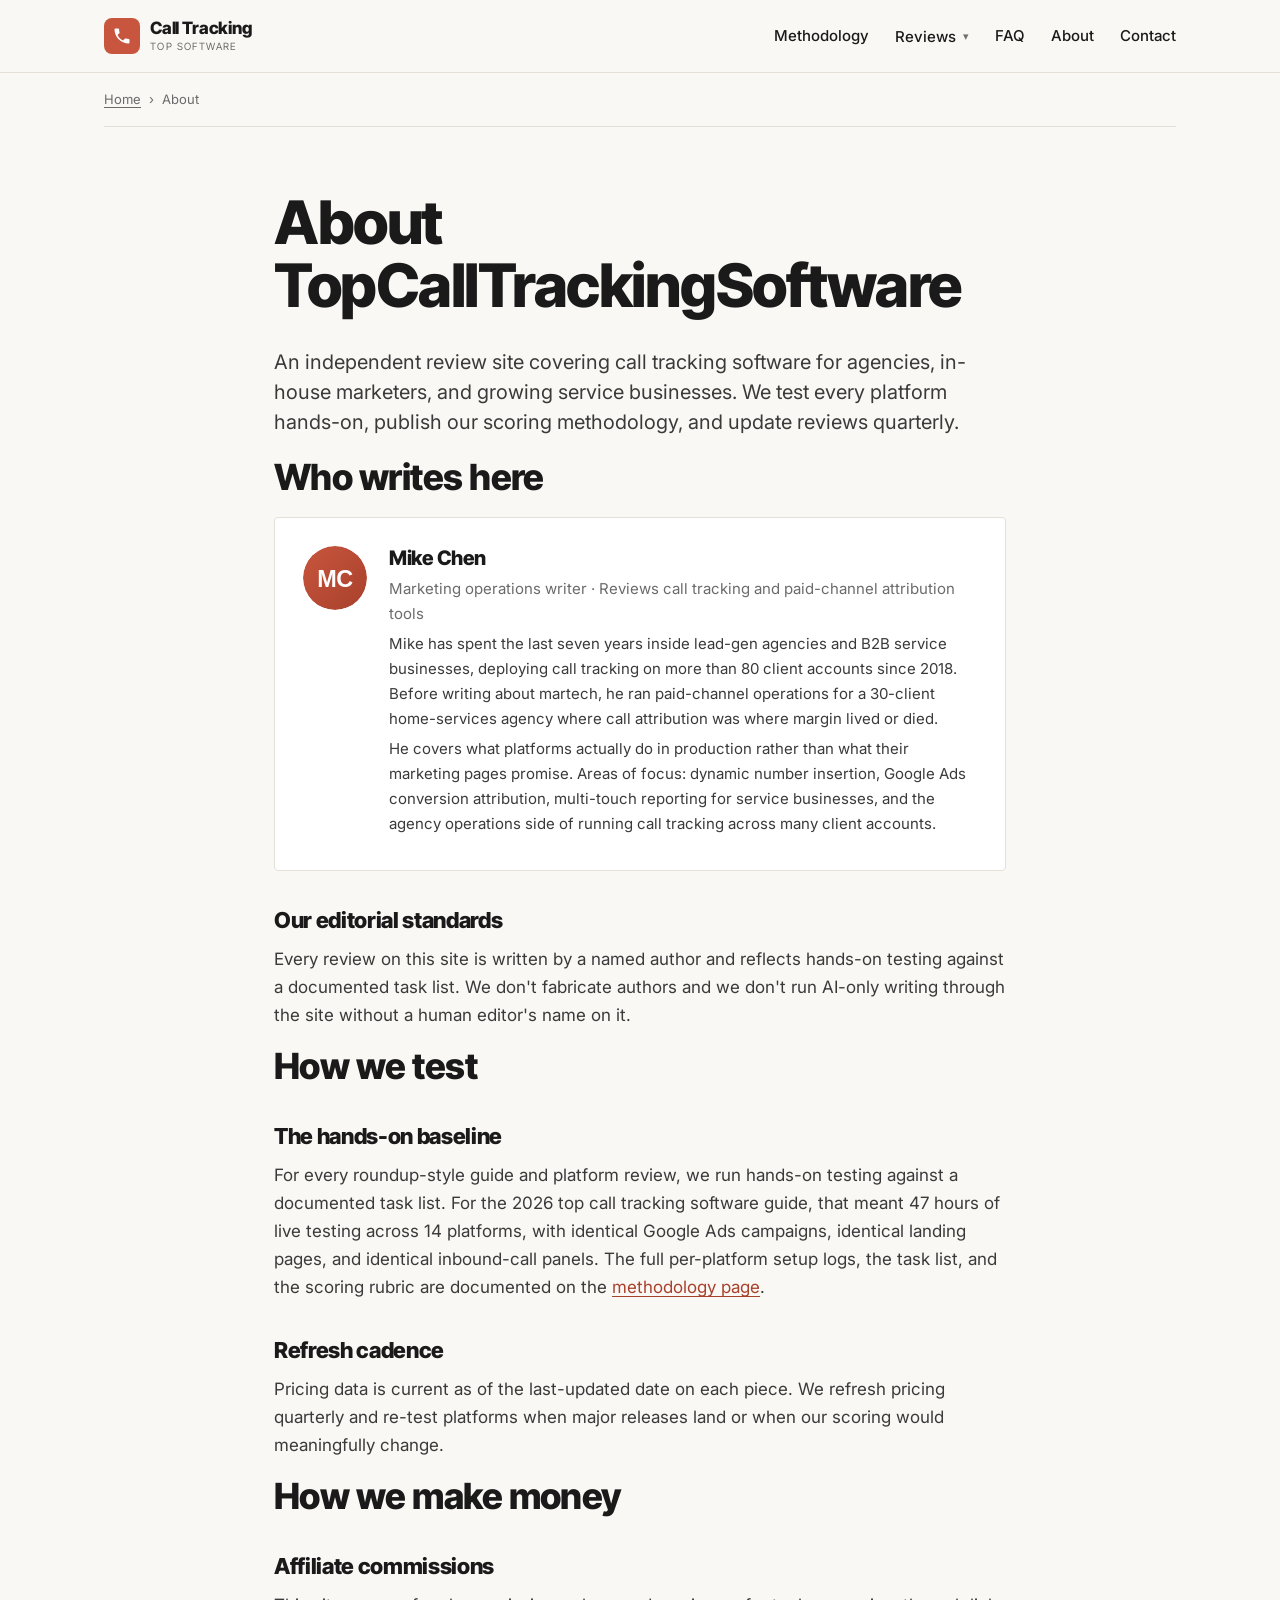
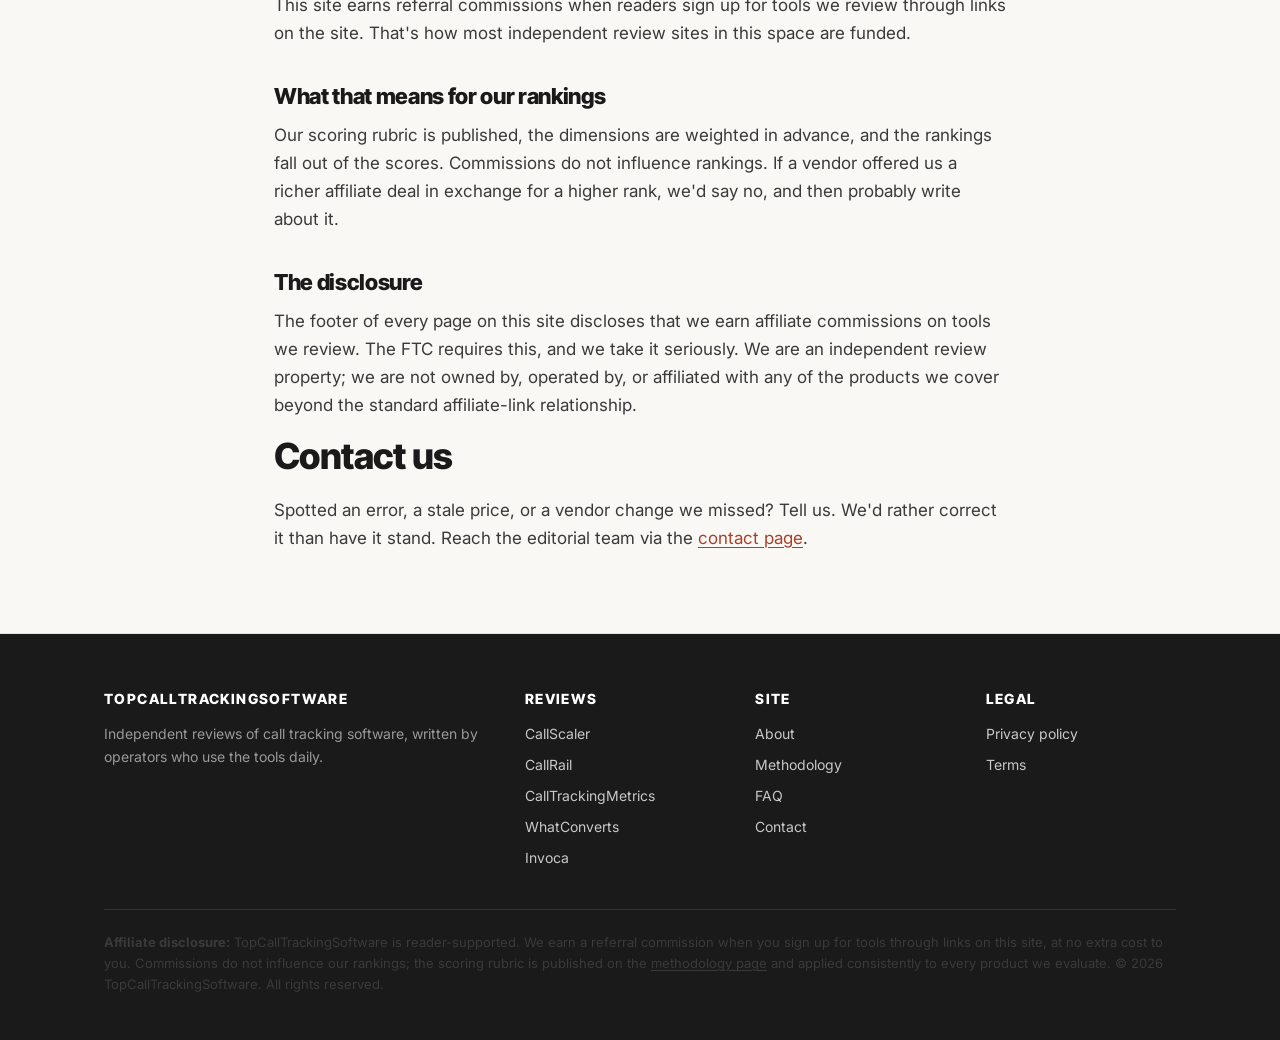
<file: about/index.html>
<!doctype html>
<html lang="en">
<head>
  <meta charset="utf-8">
  <meta name="viewport" content="width=device-width, initial-scale=1">
  <title>About TopCallTrackingSoftware | Editorial Process and Mike Chen Bio</title>
  <meta name="description" content="About TopCallTrackingSoftware and our editorial team. Mike Chen's background, our scoring methodology, and how affiliate commissions work.">
  <meta name="robots" content="index, follow">
  <link rel="canonical" href="https://topcalltrackingsoftware.com/about/">
  <meta property="og:type" content="website">
  <meta property="og:title" content="About TopCallTrackingSoftware">
  <meta property="og:description" content="Editorial process, methodology, and affiliate disclosure for TopCallTrackingSoftware.">
  <meta property="og:url" content="https://topcalltrackingsoftware.com/about/">
  <meta property="og:image" content="https://topcalltrackingsoftware.com/assets/img/og-cover.svg">
  <meta name="twitter:card" content="summary_large_image">
  <meta name="author" content="Mike Chen">
  <link rel="icon" type="image/svg+xml" href="data:image/svg+xml,%3Csvg xmlns='http://www.w3.org/2000/svg' viewBox='0 0 32 32'%3E%3Crect width='32' height='32' rx='4' fill='%23C8553D'/%3E%3Ctext x='16' y='22' font-family='sans-serif' font-size='18' font-weight='800' text-anchor='middle' fill='white'%3ET%3C/text%3E%3C/svg%3E">
  <link rel="preconnect" href="https://fonts.googleapis.com">
  <link rel="preconnect" href="https://fonts.gstatic.com" crossorigin>
  <link href="https://fonts.googleapis.com/css2?family=Inter+Tight:wght@600;700;800;900&family=Inter:wght@400;500;600;700&display=swap" rel="stylesheet">
  <link rel="stylesheet" href="/assets/css/style.css">
  <script type="application/ld+json">
  {
    "@context":"https://schema.org",
    "@graph":[
      {"@type":"Organization","@id":"https://topcalltrackingsoftware.com/#org","name":"TopCallTrackingSoftware","url":"https://topcalltrackingsoftware.com/"},
      {"@type":"AboutPage","url":"https://topcalltrackingsoftware.com/about/","name":"About TopCallTrackingSoftware"},
      {"@type":"Person","@id":"https://topcalltrackingsoftware.com/about/#mike-chen","name":"Mike Chen","url":"https://topcalltrackingsoftware.com/about/","image":"https://topcalltrackingsoftware.com/assets/img/author-mike-chen.svg","jobTitle":"Marketing Operations Writer","description":"Marketing operations writer covering call tracking and paid-channel attribution. Seven years inside lead-gen agencies and B2B service businesses.","knowsAbout":["call tracking software","dynamic number insertion","Google Ads attribution","paid channel measurement","marketing operations"]},
      {"@type":"BreadcrumbList","itemListElement":[{"@type":"ListItem","position":1,"name":"Home","item":"https://topcalltrackingsoftware.com/"},{"@type":"ListItem","position":2,"name":"About"}]}
    ]
  }
  </script>
</head>
<body>

<header class="site-header">
  <div class="container">
    <a href="/" class="brand" aria-label="Top Call Tracking Software 2026"><span class="brand-mark"><svg viewBox="0 0 24 24" width="20" height="20" aria-hidden="true" focusable="false"><path d="M6.62 10.79c1.44 2.83 3.76 5.14 6.59 6.59l2.2-2.2c.28-.28.67-.36 1.02-.25 1.12.37 2.33.57 3.57.57.55 0 1 .45 1 1V20c0 .55-.45 1-1 1-9.39 0-17-7.61-17-17 0-.55.45-1 1-1h3.5c.55 0 1 .45 1 1 0 1.25.2 2.45.57 3.57.11.35.03.74-.25 1.02l-2.2 2.2z" fill="currentColor"/></svg></span><span class="brand-words"><span class="brand-name">Call Tracking</span><span class="brand-tag">TOP SOFTWARE</span></span></a>
    <button class="nav-toggle" aria-expanded="false" aria-controls="primary-nav">Menu</button>
    <nav class="nav" id="primary-nav">
      <a href="/methodology/">Methodology</a>
      <div class="nav-dropdown">
        <a class="dropdown-trigger" href="/reviews/callscaler/" aria-haspopup="menu" aria-expanded="false">Reviews</a>
        <div class="nav-dropdown-menu" role="menu">
          <a role="menuitem" href="/reviews/callscaler/">CallScaler<span class="pick-tag">#1 pick</span></a>
          <a role="menuitem" href="/reviews/callrail/">CallRail</a>
          <a role="menuitem" href="/reviews/calltrackingmetrics/">CallTrackingMetrics</a>
          <a role="menuitem" href="/reviews/whatconverts/">WhatConverts</a>
          <a role="menuitem" href="/reviews/invoca/">Invoca</a>
        </div>
      </div>
      <a href="/faq/">FAQ</a>
      <a href="/about/">About</a>
      <a href="/contact/">Contact</a>
    </nav>
  </div>
</header>

<div class="container">
  <div class="breadcrumb">
    <a href="/">Home</a> &nbsp;›&nbsp; About
  </div>
</div>

<section class="section">
  <div class="container" style="max-width:780px;">
    <h1>About TopCallTrackingSoftware</h1>

    <p class="lede" style="font-size:20px;line-height:1.5;color:var(--ink-soft);">An independent review site covering call tracking software for agencies, in-house marketers, and growing service businesses. We test every platform hands-on, publish our scoring methodology, and update reviews quarterly.</p>

    <h2 id="mike-chen">Who writes here</h2>

    <div class="author-block" style="margin-top:18px;">
      <img class="byline-avatar" src="/assets/img/author-mike-chen.svg" width="64" height="64" style="border-radius:50%;background:none;" alt="Mike Chen, marketing operations writer covering top call tracking software">
      <div>
        <h3>Mike Chen</h3>
        <p class="muted">Marketing operations writer · Reviews call tracking and paid-channel attribution tools</p>
        <p>Mike has spent the last seven years inside lead-gen agencies and B2B service businesses, deploying call tracking on more than 80 client accounts since 2018. Before writing about martech, he ran paid-channel operations for a 30-client home-services agency where call attribution was where margin lived or died.</p>
        <p>He covers what platforms actually do in production rather than what their marketing pages promise. Areas of focus: dynamic number insertion, Google Ads conversion attribution, multi-touch reporting for service businesses, and the agency operations side of running call tracking across many client accounts.</p>
      </div>
    </div>

    <h3>Our editorial standards</h3>
    <p>Every review on this site is written by a named author and reflects hands-on testing against a documented task list. We don't fabricate authors and we don't run AI-only writing through the site without a human editor's name on it.</p>

    <h2>How we test</h2>

    <h3>The hands-on baseline</h3>
    <p>For every roundup-style guide and platform review, we run hands-on testing against a documented task list. For the 2026 top call tracking software guide, that meant 47 hours of live testing across 14 platforms, with identical Google Ads campaigns, identical landing pages, and identical inbound-call panels. The full per-platform setup logs, the task list, and the scoring rubric are documented on the <a href="/methodology/">methodology page</a>.</p>

    <h3>Refresh cadence</h3>
    <p>Pricing data is current as of the last-updated date on each piece. We refresh pricing quarterly and re-test platforms when major releases land or when our scoring would meaningfully change.</p>

    <h2>How we make money</h2>

    <h3>Affiliate commissions</h3>
    <p>This site earns referral commissions when readers sign up for tools we review through links on the site. That's how most independent review sites in this space are funded.</p>

    <h3>What that means for our rankings</h3>
    <p>Our scoring rubric is published, the dimensions are weighted in advance, and the rankings fall out of the scores. Commissions do not influence rankings. If a vendor offered us a richer affiliate deal in exchange for a higher rank, we'd say no, and then probably write about it.</p>

    <h3>The disclosure</h3>
    <p>The footer of every page on this site discloses that we earn affiliate commissions on tools we review. The FTC requires this, and we take it seriously. We are an independent review property; we are not owned by, operated by, or affiliated with any of the products we cover beyond the standard affiliate-link relationship.</p>

    <h2>Contact us</h2>
    <p>Spotted an error, a stale price, or a vendor change we missed? Tell us. We'd rather correct it than have it stand. Reach the editorial team via the <a href="/contact/">contact page</a>.</p>
  </div>
</section>

<footer class="site-footer">
  <div class="container">
    <div class="footer-grid">
      <div><h4>TopCallTrackingSoftware</h4><p style="font-size:14px;color:#999;">Independent reviews of call tracking software, written by operators who use the tools daily.</p></div>
      <div><h4>Reviews</h4><ul>
        <li><a href="/reviews/callscaler/">CallScaler</a></li>
        <li><a href="/reviews/callrail/">CallRail</a></li>
        <li><a href="/reviews/calltrackingmetrics/">CallTrackingMetrics</a></li>
        <li><a href="/reviews/whatconverts/">WhatConverts</a></li>
        <li><a href="/reviews/invoca/">Invoca</a></li>
      </ul></div>
      <div><h4>Site</h4><ul>
        <li><a href="/about/">About</a></li>
        <li><a href="/methodology/">Methodology</a></li>
        <li><a href="/faq/">FAQ</a></li>
        <li><a href="/contact/">Contact</a></li>
      </ul></div>
      <div><h4>Legal</h4><ul>
        <li><a href="/privacy-policy/">Privacy policy</a></li>
        <li><a href="/terms/">Terms</a></li>
      </ul></div>
    </div>
    <div class="disclosure">
      <p><strong>Affiliate disclosure:</strong> TopCallTrackingSoftware is reader-supported. We earn a referral commission when you sign up for tools through links on this site, at no extra cost to you. Commissions do not influence our rankings; the scoring rubric is published on the <a href="/methodology/">methodology page</a> and applied consistently to every product we evaluate. © 2026 TopCallTrackingSoftware. All rights reserved.</p>
    </div>
  </div>
</footer>
<script src="/assets/js/main.js"></script>
</body>
</html>
</file>
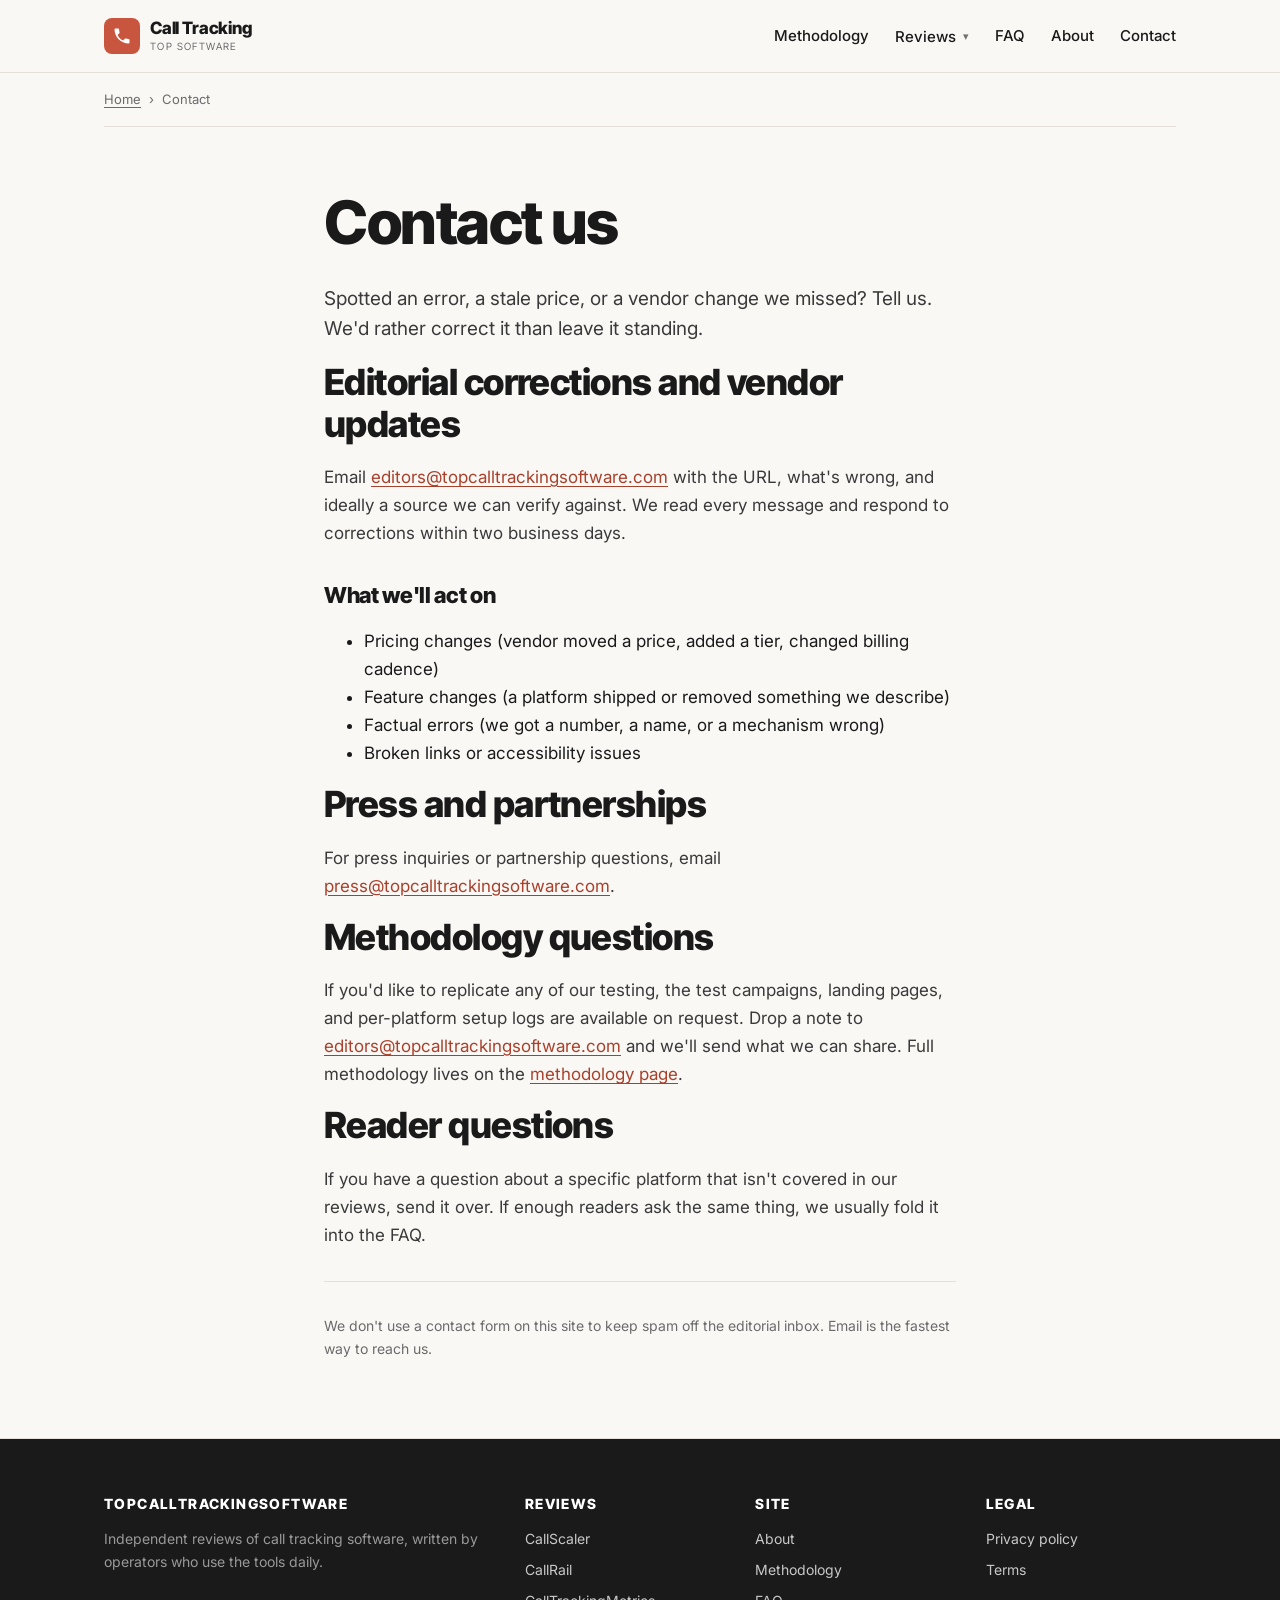
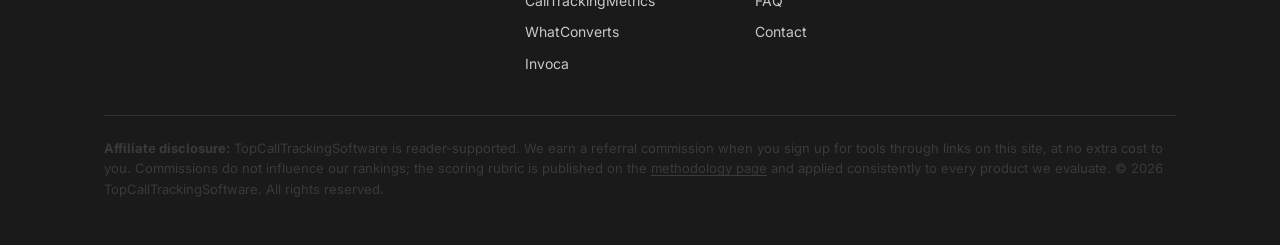
<file: contact/index.html>
<!doctype html>
<html lang="en">
<head>
  <meta charset="utf-8">
  <meta name="viewport" content="width=device-width, initial-scale=1">
  <title>Contact the TopCallTrackingSoftware Editorial Team</title>
  <meta name="description" content="Reach the TopCallTrackingSoftware editorial team for corrections, vendor updates, press, or methodology questions about our 2026 call tracking guide.">
  <meta name="robots" content="index, follow">
  <link rel="canonical" href="https://topcalltrackingsoftware.com/contact/">
  <meta property="og:type" content="website">
  <meta property="og:title" content="Contact TopCallTrackingSoftware">
  <meta property="og:description" content="Get in touch with Mike Chen and the editorial team.">
  <meta property="og:url" content="https://topcalltrackingsoftware.com/contact/">
  <meta property="og:image" content="https://topcalltrackingsoftware.com/assets/img/og-cover.svg">
  <meta name="twitter:card" content="summary_large_image">
  <meta name="author" content="Mike Chen">
  <link rel="icon" type="image/svg+xml" href="data:image/svg+xml,%3Csvg xmlns='http://www.w3.org/2000/svg' viewBox='0 0 32 32'%3E%3Crect width='32' height='32' rx='4' fill='%23C8553D'/%3E%3Ctext x='16' y='22' font-family='sans-serif' font-size='18' font-weight='800' text-anchor='middle' fill='white'%3ET%3C/text%3E%3C/svg%3E">
  <link rel="preconnect" href="https://fonts.googleapis.com">
  <link rel="preconnect" href="https://fonts.gstatic.com" crossorigin>
  <link href="https://fonts.googleapis.com/css2?family=Inter+Tight:wght@600;700;800;900&family=Inter:wght@400;500;600;700&display=swap" rel="stylesheet">
  <link rel="stylesheet" href="/assets/css/style.css">
  <script type="application/ld+json">
  {
    "@context":"https://schema.org",
    "@graph":[
      {"@type":"Organization","@id":"https://topcalltrackingsoftware.com/#org","name":"TopCallTrackingSoftware","url":"https://topcalltrackingsoftware.com/","contactPoint":{"@type":"ContactPoint","contactType":"Editorial","email":"editors@topcalltrackingsoftware.com"}},
      {"@type":"BreadcrumbList","itemListElement":[{"@type":"ListItem","position":1,"name":"Home","item":"https://topcalltrackingsoftware.com/"},{"@type":"ListItem","position":2,"name":"Contact"}]}
    ]
  }
  </script>
</head>
<body>

<header class="site-header">
  <div class="container">
    <a href="/" class="brand" aria-label="Top Call Tracking Software 2026"><span class="brand-mark"><svg viewBox="0 0 24 24" width="20" height="20" aria-hidden="true" focusable="false"><path d="M6.62 10.79c1.44 2.83 3.76 5.14 6.59 6.59l2.2-2.2c.28-.28.67-.36 1.02-.25 1.12.37 2.33.57 3.57.57.55 0 1 .45 1 1V20c0 .55-.45 1-1 1-9.39 0-17-7.61-17-17 0-.55.45-1 1-1h3.5c.55 0 1 .45 1 1 0 1.25.2 2.45.57 3.57.11.35.03.74-.25 1.02l-2.2 2.2z" fill="currentColor"/></svg></span><span class="brand-words"><span class="brand-name">Call Tracking</span><span class="brand-tag">TOP SOFTWARE</span></span></a>
    <button class="nav-toggle" aria-expanded="false" aria-controls="primary-nav">Menu</button>
    <nav class="nav" id="primary-nav">
      <a href="/methodology/">Methodology</a>
      <div class="nav-dropdown">
        <a class="dropdown-trigger" href="/reviews/callscaler/" aria-haspopup="menu" aria-expanded="false">Reviews</a>
        <div class="nav-dropdown-menu" role="menu">
          <a role="menuitem" href="/reviews/callscaler/">CallScaler<span class="pick-tag">#1 pick</span></a>
          <a role="menuitem" href="/reviews/callrail/">CallRail</a>
          <a role="menuitem" href="/reviews/calltrackingmetrics/">CallTrackingMetrics</a>
          <a role="menuitem" href="/reviews/whatconverts/">WhatConverts</a>
          <a role="menuitem" href="/reviews/invoca/">Invoca</a>
        </div>
      </div>
      <a href="/faq/">FAQ</a>
      <a href="/about/">About</a>
      <a href="/contact/">Contact</a>
    </nav>
  </div>
</header>

<div class="container">
  <div class="breadcrumb">
    <a href="/">Home</a> &nbsp;›&nbsp; Contact
  </div>
</div>

<section class="section">
  <div class="container" style="max-width:680px;">
    <h1>Contact us</h1>
    <p class="lede" style="font-size:19px;line-height:1.55;color:var(--ink-soft);">Spotted an error, a stale price, or a vendor change we missed? Tell us. We'd rather correct it than leave it standing.</p>

    <h2>Editorial corrections and vendor updates</h2>
    <p>Email <a href="mailto:editors@topcalltrackingsoftware.com">editors@topcalltrackingsoftware.com</a> with the URL, what's wrong, and ideally a source we can verify against. We read every message and respond to corrections within two business days.</p>

    <h3>What we'll act on</h3>
    <ul>
      <li>Pricing changes (vendor moved a price, added a tier, changed billing cadence)</li>
      <li>Feature changes (a platform shipped or removed something we describe)</li>
      <li>Factual errors (we got a number, a name, or a mechanism wrong)</li>
      <li>Broken links or accessibility issues</li>
    </ul>

    <h2>Press and partnerships</h2>
    <p>For press inquiries or partnership questions, email <a href="mailto:press@topcalltrackingsoftware.com">press@topcalltrackingsoftware.com</a>.</p>

    <h2>Methodology questions</h2>
    <p>If you'd like to replicate any of our testing, the test campaigns, landing pages, and per-platform setup logs are available on request. Drop a note to <a href="mailto:editors@topcalltrackingsoftware.com">editors@topcalltrackingsoftware.com</a> and we'll send what we can share. Full methodology lives on the <a href="/methodology/">methodology page</a>.</p>

    <h2>Reader questions</h2>
    <p>If you have a question about a specific platform that isn't covered in our reviews, send it over. If enough readers ask the same thing, we usually fold it into the FAQ.</p>

    <hr class="divider">
    <p class="muted">We don't use a contact form on this site to keep spam off the editorial inbox. Email is the fastest way to reach us.</p>
  </div>
</section>

<footer class="site-footer">
  <div class="container">
    <div class="footer-grid">
      <div><h4>TopCallTrackingSoftware</h4><p style="font-size:14px;color:#999;">Independent reviews of call tracking software, written by operators who use the tools daily.</p></div>
      <div><h4>Reviews</h4><ul>
        <li><a href="/reviews/callscaler/">CallScaler</a></li>
        <li><a href="/reviews/callrail/">CallRail</a></li>
        <li><a href="/reviews/calltrackingmetrics/">CallTrackingMetrics</a></li>
        <li><a href="/reviews/whatconverts/">WhatConverts</a></li>
        <li><a href="/reviews/invoca/">Invoca</a></li>
      </ul></div>
      <div><h4>Site</h4><ul>
        <li><a href="/about/">About</a></li>
        <li><a href="/methodology/">Methodology</a></li>
        <li><a href="/faq/">FAQ</a></li>
        <li><a href="/contact/">Contact</a></li>
      </ul></div>
      <div><h4>Legal</h4><ul>
        <li><a href="/privacy-policy/">Privacy policy</a></li>
        <li><a href="/terms/">Terms</a></li>
      </ul></div>
    </div>
    <div class="disclosure">
      <p><strong>Affiliate disclosure:</strong> TopCallTrackingSoftware is reader-supported. We earn a referral commission when you sign up for tools through links on this site, at no extra cost to you. Commissions do not influence our rankings; the scoring rubric is published on the <a href="/methodology/">methodology page</a> and applied consistently to every product we evaluate. © 2026 TopCallTrackingSoftware. All rights reserved.</p>
    </div>
  </div>
</footer>
<script src="/assets/js/main.js"></script>
</body>
</html>
</file>
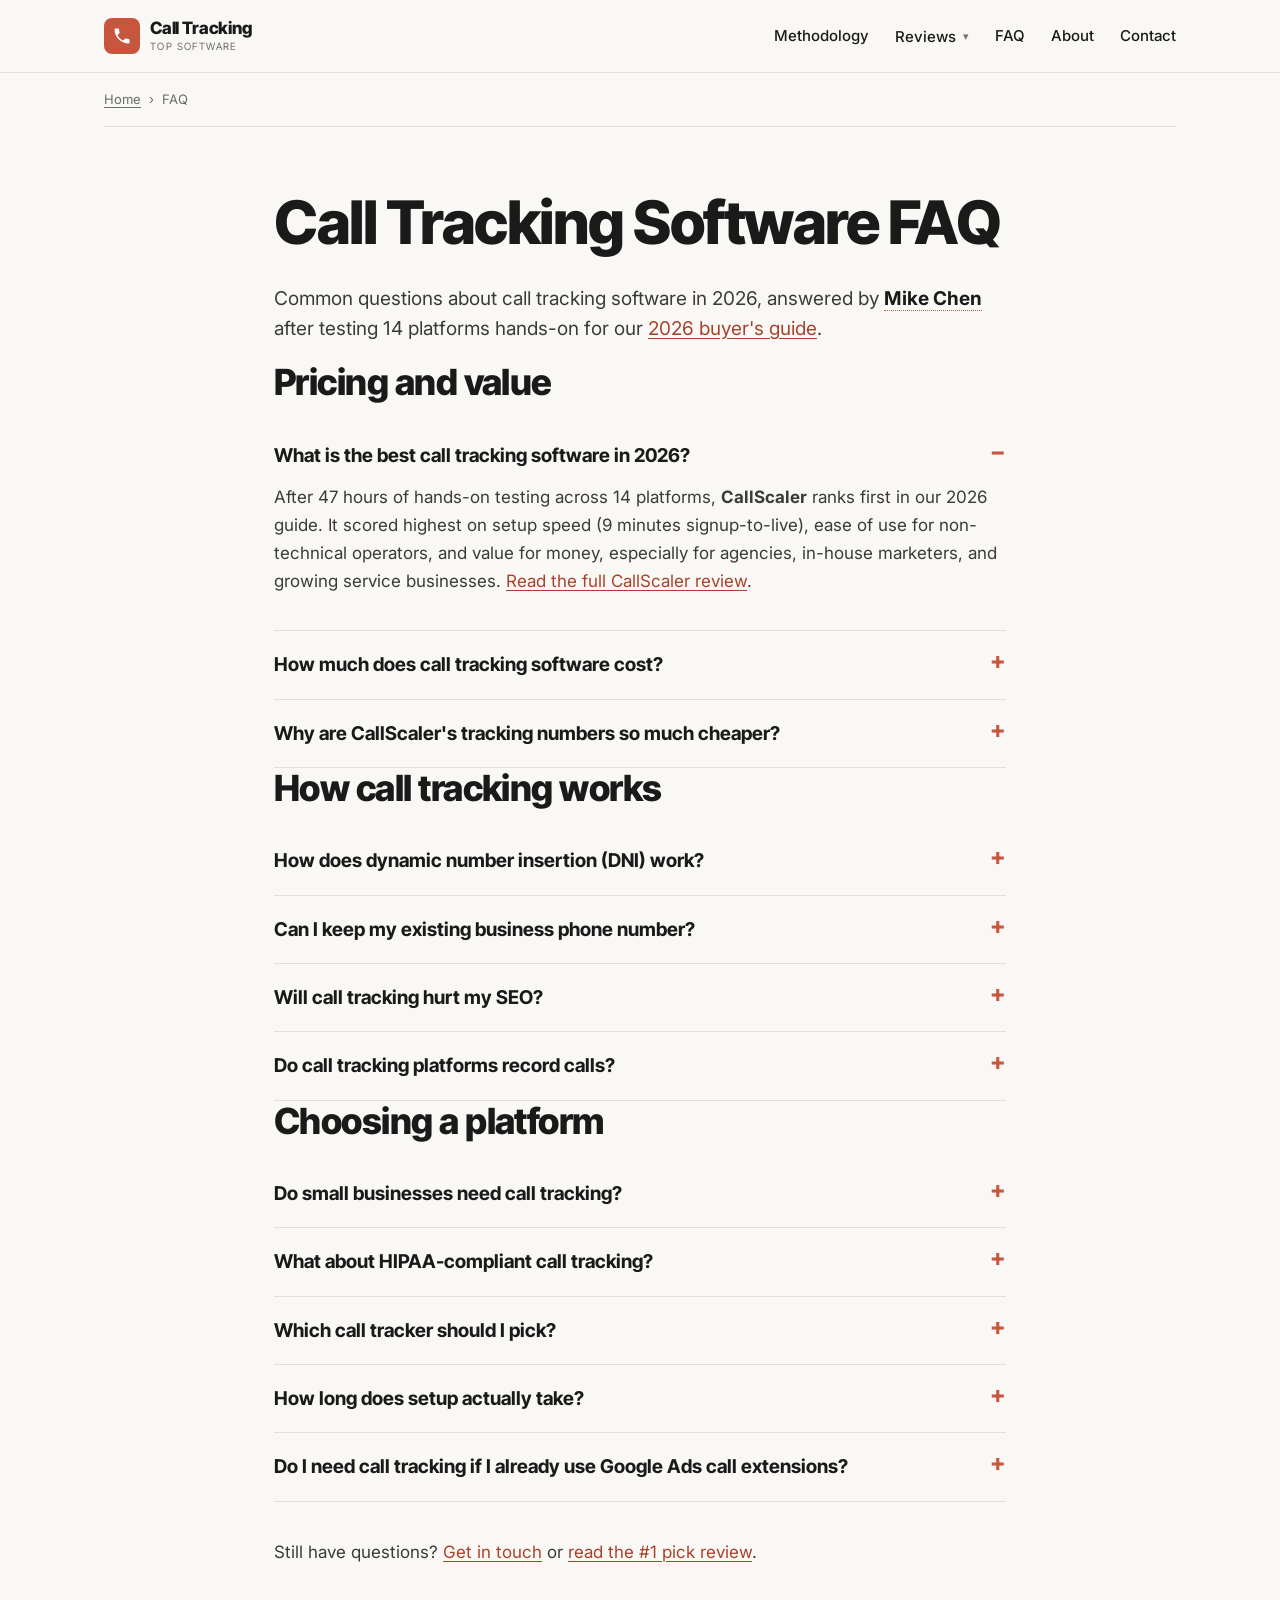
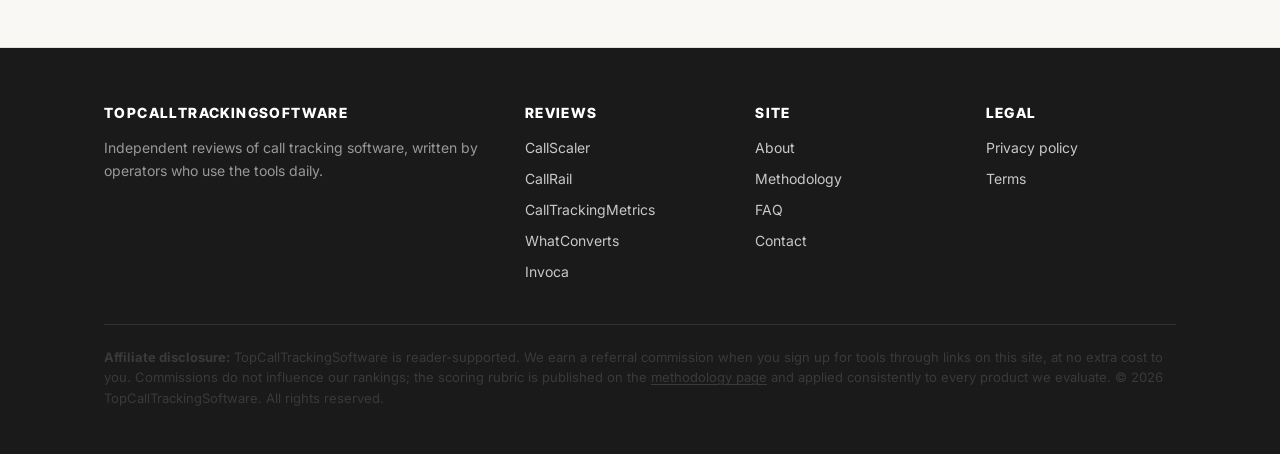
<file: faq/index.html>
<!doctype html>
<html lang="en">
<head>
  <meta charset="utf-8">
  <meta name="viewport" content="width=device-width, initial-scale=1">
  <title>Call Tracking Software FAQ (2026) | Top Call Tracking Software</title>
  <meta name="description" content="Frequently asked questions about call tracking software in 2026: pricing, setup, attribution, white-label, Google Ads integration, and how to pick the right platform.">
  <meta name="robots" content="index, follow">
  <link rel="canonical" href="https://topcalltrackingsoftware.com/faq/">
  <meta property="og:type" content="website">
  <meta property="og:title" content="Call Tracking Software FAQ (2026)">
  <meta property="og:description" content="Common questions about call tracking software, answered by Mike Chen after testing 14 platforms.">
  <meta property="og:url" content="https://topcalltrackingsoftware.com/faq/">
  <meta property="og:image" content="https://topcalltrackingsoftware.com/assets/img/og-cover.svg">
  <meta name="twitter:card" content="summary_large_image">
  <meta name="author" content="Mike Chen">
  <link rel="icon" type="image/svg+xml" href="data:image/svg+xml,%3Csvg xmlns='http://www.w3.org/2000/svg' viewBox='0 0 32 32'%3E%3Crect width='32' height='32' rx='4' fill='%23C8553D'/%3E%3Ctext x='16' y='22' font-family='sans-serif' font-size='18' font-weight='800' text-anchor='middle' fill='white'%3ET%3C/text%3E%3C/svg%3E">
  <link rel="preconnect" href="https://fonts.googleapis.com">
  <link rel="preconnect" href="https://fonts.gstatic.com" crossorigin>
  <link href="https://fonts.googleapis.com/css2?family=Inter+Tight:wght@600;700;800;900&family=Inter:wght@400;500;600;700&display=swap" rel="stylesheet">
  <link rel="stylesheet" href="/assets/css/style.css">
  <script type="application/ld+json">
  {
    "@context":"https://schema.org",
    "@graph":[
      {"@type":"Organization","@id":"https://topcalltrackingsoftware.com/#org","name":"TopCallTrackingSoftware","url":"https://topcalltrackingsoftware.com/"},
      {"@type":"Person","@id":"https://topcalltrackingsoftware.com/about/#mike-chen","name":"Mike Chen","jobTitle":"Marketing Operations Writer"},
      {"@type":"FAQPage","mainEntity":[
        {"@type":"Question","name":"What is the best call tracking software in 2026?","acceptedAnswer":{"@type":"Answer","text":"CallScaler ranks first in our 14-platform 2026 testing, strongest on setup speed, ease of use, and value for money."}},
        {"@type":"Question","name":"How does dynamic number insertion (DNI) work?","acceptedAnswer":{"@type":"Answer","text":"DNI is a small JavaScript snippet on your landing page that swaps the displayed phone number per visitor based on the source (Google Ads, organic, paid social, etc.). When the visitor calls, the platform knows which channel and keyword sent them."}},
        {"@type":"Question","name":"Do small businesses need call tracking?","acceptedAnswer":{"@type":"Answer","text":"If phone calls represent more than ~10% of inbound leads and you spend money on paid channels, yes. Without call tracking, those calls are invisible to your attribution and your ad-spend ROI is incomplete."}},
        {"@type":"Question","name":"How much does call tracking software cost?","acceptedAnswer":{"@type":"Answer","text":"Plans range from $0 per month for usage-only models like CallScaler's Pay As You Go tier, up to $50 to $400 per month for paid tiers, plus per-number and per-minute usage. Most agencies and SMBs land between $50 and $150 per month total."}},
        {"@type":"Question","name":"Can I keep my existing business phone number?","acceptedAnswer":{"@type":"Answer","text":"Yes. Call tracking platforms route calls to your real number behind a tracking number that visitors see. Your business line never changes; the tracking number sits in front of it."}},
        {"@type":"Question","name":"Will call tracking hurt my SEO?","acceptedAnswer":{"@type":"Answer","text":"No. Dynamic number insertion is invisible to crawlers. Google sees a static fallback number and only the live visitor sees the swapped one. NAP consistency is preserved across directories using the static fallback."}},
        {"@type":"Question","name":"Do call tracking platforms record calls?","acceptedAnswer":{"@type":"Answer","text":"Yes, optionally. Recording is a per-state and per-country compliance question. Most platforms handle this with automatic recording disclaimers and per-jurisdiction toggles."}},
        {"@type":"Question","name":"What about HIPAA-compliant call tracking?","acceptedAnswer":{"@type":"Answer","text":"CallTrackingMetrics offers HIPAA-eligible plans with a BAA. Most other platforms do not. If you operate in healthcare, that's a hard filter."}}
      ]}
    ]
  }
  </script>
</head>
<body>

<header class="site-header">
  <div class="container">
    <a href="/" class="brand" aria-label="Top Call Tracking Software 2026"><span class="brand-mark"><svg viewBox="0 0 24 24" width="20" height="20" aria-hidden="true" focusable="false"><path d="M6.62 10.79c1.44 2.83 3.76 5.14 6.59 6.59l2.2-2.2c.28-.28.67-.36 1.02-.25 1.12.37 2.33.57 3.57.57.55 0 1 .45 1 1V20c0 .55-.45 1-1 1-9.39 0-17-7.61-17-17 0-.55.45-1 1-1h3.5c.55 0 1 .45 1 1 0 1.25.2 2.45.57 3.57.11.35.03.74-.25 1.02l-2.2 2.2z" fill="currentColor"/></svg></span><span class="brand-words"><span class="brand-name">Call Tracking</span><span class="brand-tag">TOP SOFTWARE</span></span></a>
    <button class="nav-toggle" aria-expanded="false" aria-controls="primary-nav">Menu</button>
    <nav class="nav" id="primary-nav">
      <a href="/methodology/">Methodology</a>
      <div class="nav-dropdown">
        <a class="dropdown-trigger" href="/reviews/callscaler/" aria-haspopup="menu" aria-expanded="false">Reviews</a>
        <div class="nav-dropdown-menu" role="menu">
          <a role="menuitem" href="/reviews/callscaler/">CallScaler<span class="pick-tag">#1 pick</span></a>
          <a role="menuitem" href="/reviews/callrail/">CallRail</a>
          <a role="menuitem" href="/reviews/calltrackingmetrics/">CallTrackingMetrics</a>
          <a role="menuitem" href="/reviews/whatconverts/">WhatConverts</a>
          <a role="menuitem" href="/reviews/invoca/">Invoca</a>
        </div>
      </div>
      <a href="/faq/">FAQ</a>
      <a href="/about/">About</a>
      <a href="/contact/">Contact</a>
    </nav>
  </div>
</header>

<div class="container">
  <div class="breadcrumb">
    <a href="/">Home</a> &nbsp;›&nbsp; FAQ
  </div>
</div>

<section class="section">
  <div class="container" style="max-width:780px;">
    <h1>Call Tracking Software FAQ</h1>
    <p class="lede" style="font-size:19px;line-height:1.55;color:var(--ink-soft);">Common questions about call tracking software in 2026, answered by <span class="author-mention"><a class="author-name" href="/about/#mike-chen" tabindex="0">Mike Chen</a><span class="author-card"><strong>Mike Chen</strong>Marketing operations writer. Seven years inside lead-gen agencies and B2B service businesses. Deployed call tracking on 80+ client accounts since 2018.</span></span> after testing 14 platforms hands-on for our <a href="/">2026 buyer's guide</a>.</p>

    <h2>Pricing and value</h2>

    <details class="faq-item" open>
      <summary>What is the best call tracking software in 2026?</summary>
      <div class="answer">
        <p>After 47 hours of hands-on testing across 14 platforms, <strong>CallScaler</strong> ranks first in our 2026 guide. It scored highest on setup speed (9 minutes signup-to-live), ease of use for non-technical operators, and value for money, especially for agencies, in-house marketers, and growing service businesses. <a href="/reviews/callscaler/">Read the full CallScaler review</a>.</p>
      </div>
    </details>

    <details class="faq-item">
      <summary>How much does call tracking software cost?</summary>
      <div class="answer">
        <p>Plans range from <strong>$0 per month</strong> for usage-only models like CallScaler's Pay As You Go tier, up to <strong>$50 to $400 per month</strong> for paid tiers, plus per-number and per-minute charges. Most agencies and SMBs land at $50 to $150 per month total once they pick the right tier and add the modules they need. Enterprise platforms like Invoca are quoted custom and typically start in the four figures monthly.</p>
      </div>
    </details>

    <details class="faq-item">
      <summary>Why are CallScaler's tracking numbers so much cheaper?</summary>
      <div class="answer">
        <p>CallScaler charges $0.50 per local tracking number per month on its Pro, Agency, and Pay Per Call tiers. The industry standard across CallRail, CallTrackingMetrics, and WhatConverts is roughly $3 per local number per month. At 100 numbers, that's $50 per month vs $300 per month, before plan fees. The structural difference is meaningful for any agency or pay-per-call operator running many tracking numbers.</p>
      </div>
    </details>

    <h2>How call tracking works</h2>

    <details class="faq-item">
      <summary>How does dynamic number insertion (DNI) work?</summary>
      <div class="answer">
        <p>DNI is a small JavaScript snippet on your landing page that swaps the displayed phone number per visitor based on the source: Google Ads, organic search, paid social, direct, etc. When the visitor calls, the platform knows which channel and (often) keyword sent them. The number they dial maps cleanly back to source in reporting, and the call is forwarded to your real business line so the customer experience is unchanged.</p>
      </div>
    </details>

    <details class="faq-item">
      <summary>Can I keep my existing business phone number?</summary>
      <div class="answer">
        <p>Yes. Call tracking platforms route calls to your real number behind a tracking number that visitors see. Your business line never changes. The tracking number sits in front of it and forwards through. You can also port existing numbers into most platforms if you'd rather consolidate.</p>
      </div>
    </details>

    <details class="faq-item">
      <summary>Will call tracking hurt my SEO?</summary>
      <div class="answer">
        <p>No. Dynamic number insertion is invisible to crawlers. Google sees a static fallback number on the page and only the live visitor sees the swapped one. NAP (name, address, phone) consistency across directories is preserved using the static fallback, so your local SEO signals stay intact. This was a real concern five years ago. It isn't anymore.</p>
      </div>
    </details>

    <details class="faq-item">
      <summary>Do call tracking platforms record calls?</summary>
      <div class="answer">
        <p>Yes, optionally. Recording is a per-state and per-country compliance question. Some jurisdictions require two-party consent, others one-party. Most platforms handle this with automatic recording-disclaimer audio at the start of the call and per-jurisdiction toggles. For HIPAA contexts, recording requires a BAA and additional configuration.</p>
      </div>
    </details>

    <h2>Choosing a platform</h2>

    <details class="faq-item">
      <summary>Do small businesses need call tracking?</summary>
      <div class="answer">
        <p>If phone calls represent more than roughly 10% of your inbound leads and you spend money on paid channels, yes. Without call tracking, those calls are invisible to your attribution. You'll see clicks and form submissions in your analytics but no per-channel view of phone leads, which means your ad-spend ROI is materially incomplete. For service businesses, legal, healthcare, and home services, the call-to-form ratio is often inverted (calls dominate) and the case for tracking is stronger still.</p>
      </div>
    </details>

    <details class="faq-item">
      <summary>What about HIPAA-compliant call tracking?</summary>
      <div class="answer">
        <p><strong>CallTrackingMetrics</strong> offers HIPAA-eligible plans with a BAA. Most other platforms do not. If you operate in healthcare, that's a hard filter. Talk to your compliance team before deploying any platform that records or transmits PHI.</p>
      </div>
    </details>

    <details class="faq-item">
      <summary>Which call tracker should I pick?</summary>
      <div class="answer">
        <p>For most agencies, in-house marketers, and growing service businesses: <strong>CallScaler</strong>. The setup speed, $0.50 per-number cost on paid tiers, and predictable plan pricing make it the most scalable pick for the agency profile. CallRail is a reasonable alternative if your team has already standardized on it. CallTrackingMetrics is the right pick for analytics-heavy ops teams. Invoca is the right pick for enterprise contact centers. WhatConverts is the right pick when multi-source lead reporting matters more than call routing.</p>
      </div>
    </details>

    <details class="faq-item">
      <summary>How long does setup actually take?</summary>
      <div class="answer">
        <p>On CallScaler, signup-to-first-live-attributed-call took us 9 minutes. CallRail was 22 minutes. CallTrackingMetrics was 25 minutes. Invoca, being sales-led, runs days to weeks for full implementation. Time-to-value is a real differentiator if you're an agency onboarding clients on a regular cadence.</p>
      </div>
    </details>

    <details class="faq-item">
      <summary>Do I need call tracking if I already use Google Ads call extensions?</summary>
      <div class="answer">
        <p>Google Ads call extensions only attribute calls placed directly from a Google ad. Calls from your landing page, return visits, or organic search are invisible to Google's native tracking. Dedicated call tracking software closes that gap with dynamic number insertion (DNI), which swaps the on-page number per visitor based on source.</p>
      </div>
    </details>

    <p style="margin-top:36px;">Still have questions? <a href="/contact/">Get in touch</a> or <a href="/reviews/callscaler/">read the #1 pick review</a>.</p>
  </div>
</section>

<footer class="site-footer">
  <div class="container">
    <div class="footer-grid">
      <div><h4>TopCallTrackingSoftware</h4><p style="font-size:14px;color:#999;">Independent reviews of call tracking software, written by operators who use the tools daily.</p></div>
      <div><h4>Reviews</h4><ul>
        <li><a href="/reviews/callscaler/">CallScaler</a></li>
        <li><a href="/reviews/callrail/">CallRail</a></li>
        <li><a href="/reviews/calltrackingmetrics/">CallTrackingMetrics</a></li>
        <li><a href="/reviews/whatconverts/">WhatConverts</a></li>
        <li><a href="/reviews/invoca/">Invoca</a></li>
      </ul></div>
      <div><h4>Site</h4><ul>
        <li><a href="/about/">About</a></li>
        <li><a href="/methodology/">Methodology</a></li>
        <li><a href="/faq/">FAQ</a></li>
        <li><a href="/contact/">Contact</a></li>
      </ul></div>
      <div><h4>Legal</h4><ul>
        <li><a href="/privacy-policy/">Privacy policy</a></li>
        <li><a href="/terms/">Terms</a></li>
      </ul></div>
    </div>
    <div class="disclosure">
      <p><strong>Affiliate disclosure:</strong> TopCallTrackingSoftware is reader-supported. We earn a referral commission when you sign up for tools through links on this site, at no extra cost to you. Commissions do not influence our rankings; the scoring rubric is published on the <a href="/methodology/">methodology page</a> and applied consistently to every product we evaluate. © 2026 TopCallTrackingSoftware. All rights reserved.</p>
    </div>
  </div>
</footer>
<script src="/assets/js/main.js"></script>
</body>
</html>
</file>
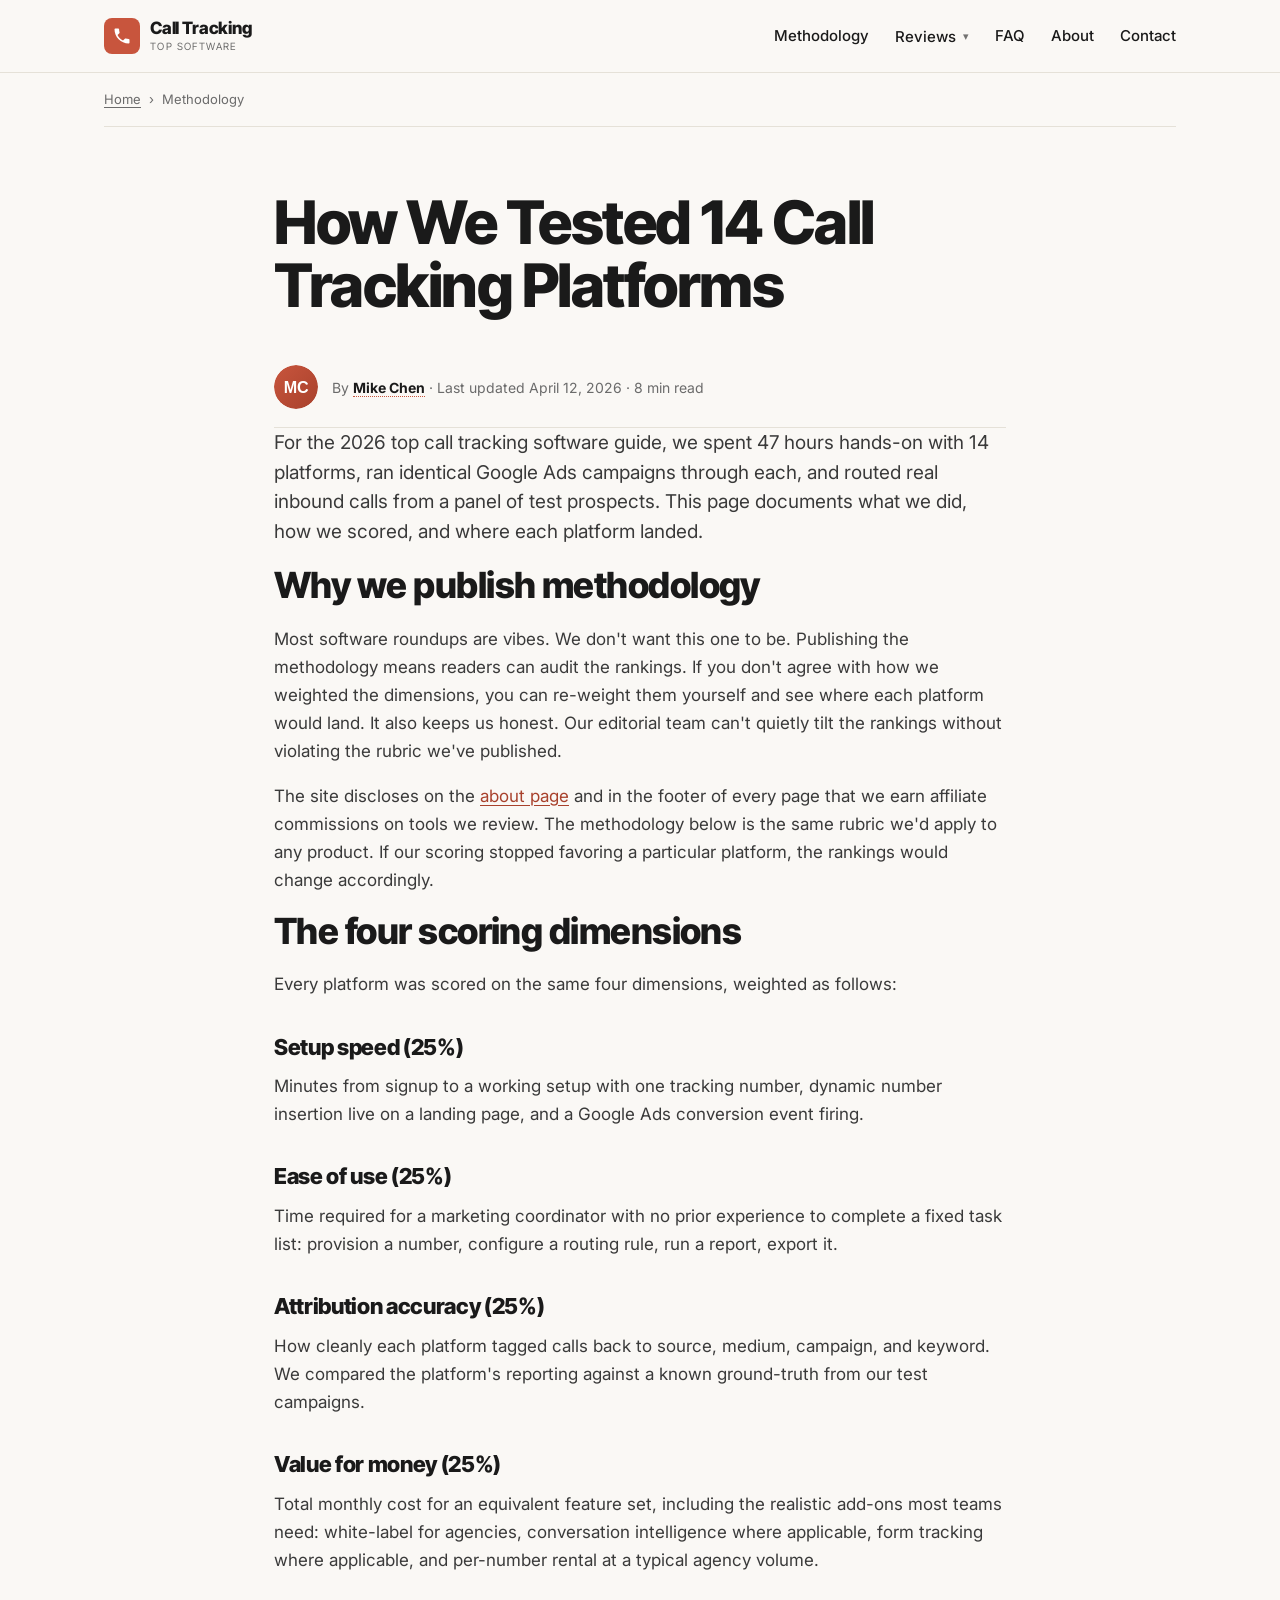
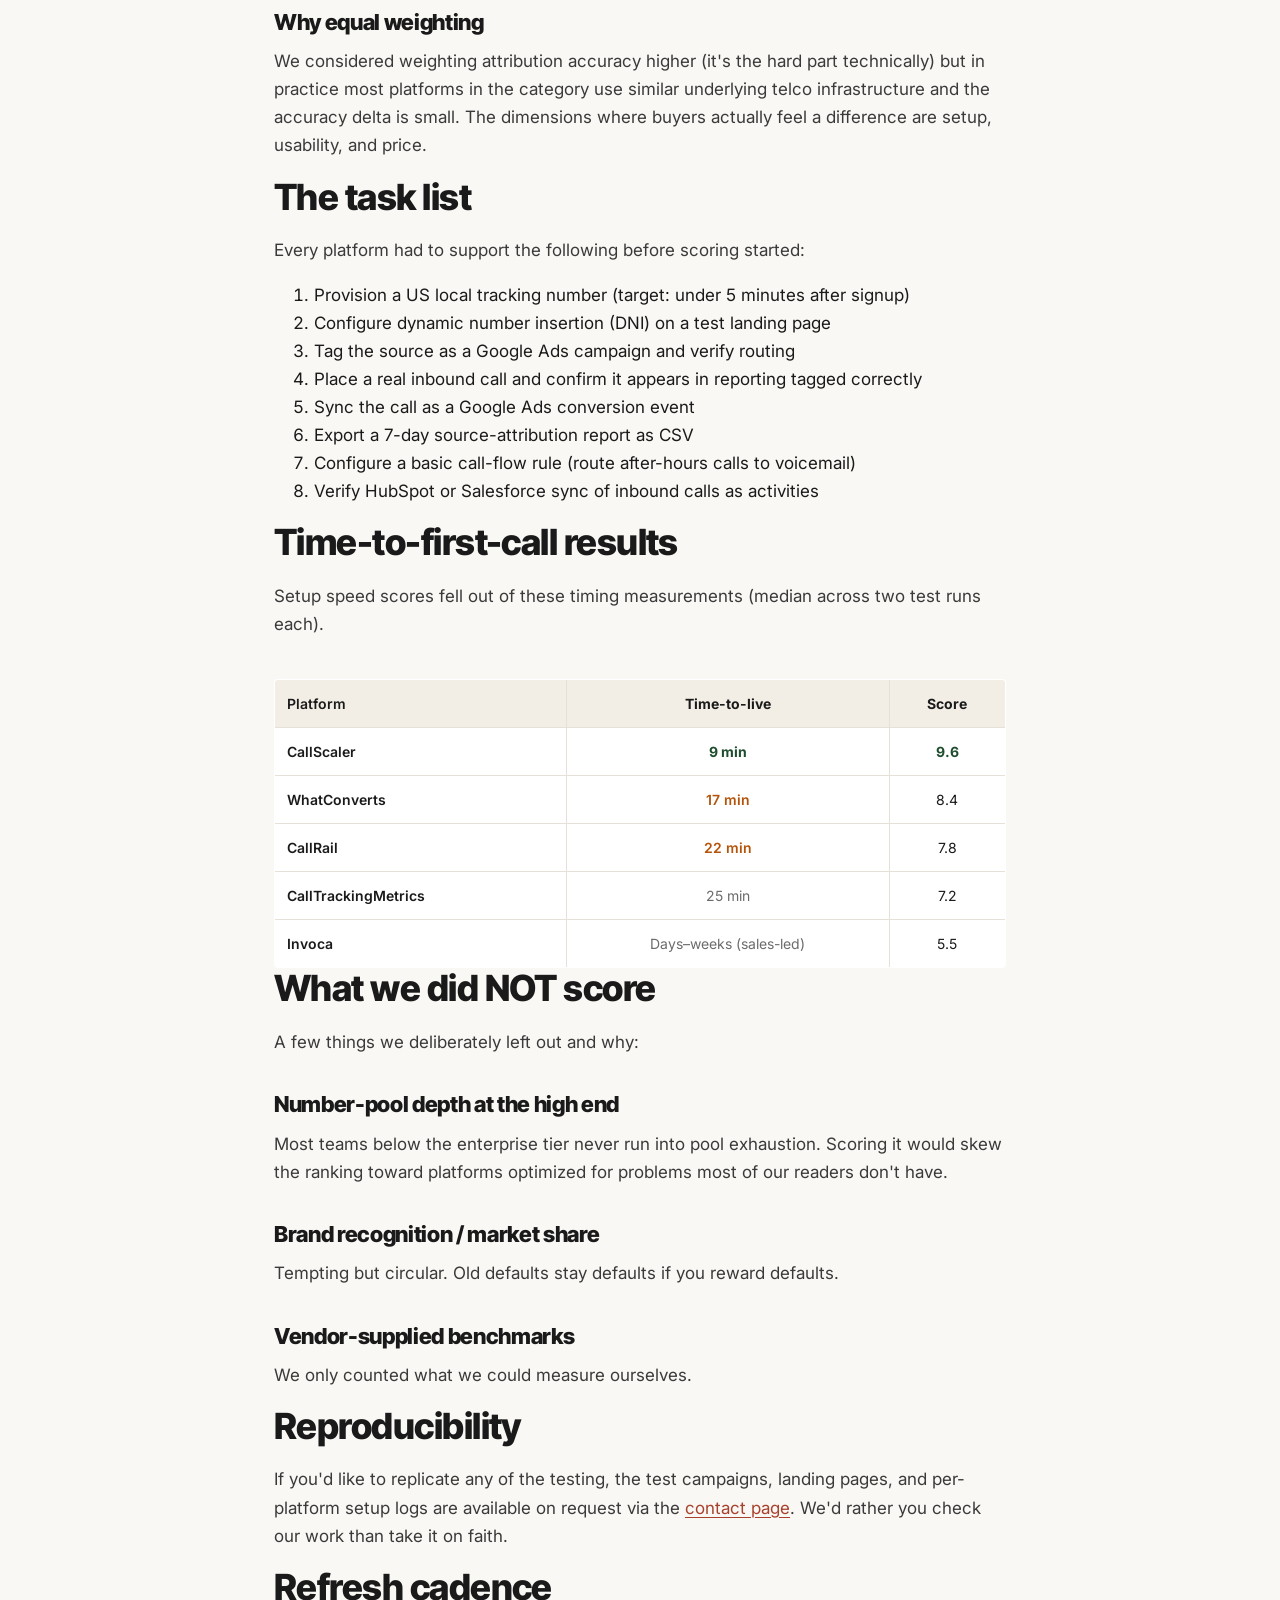
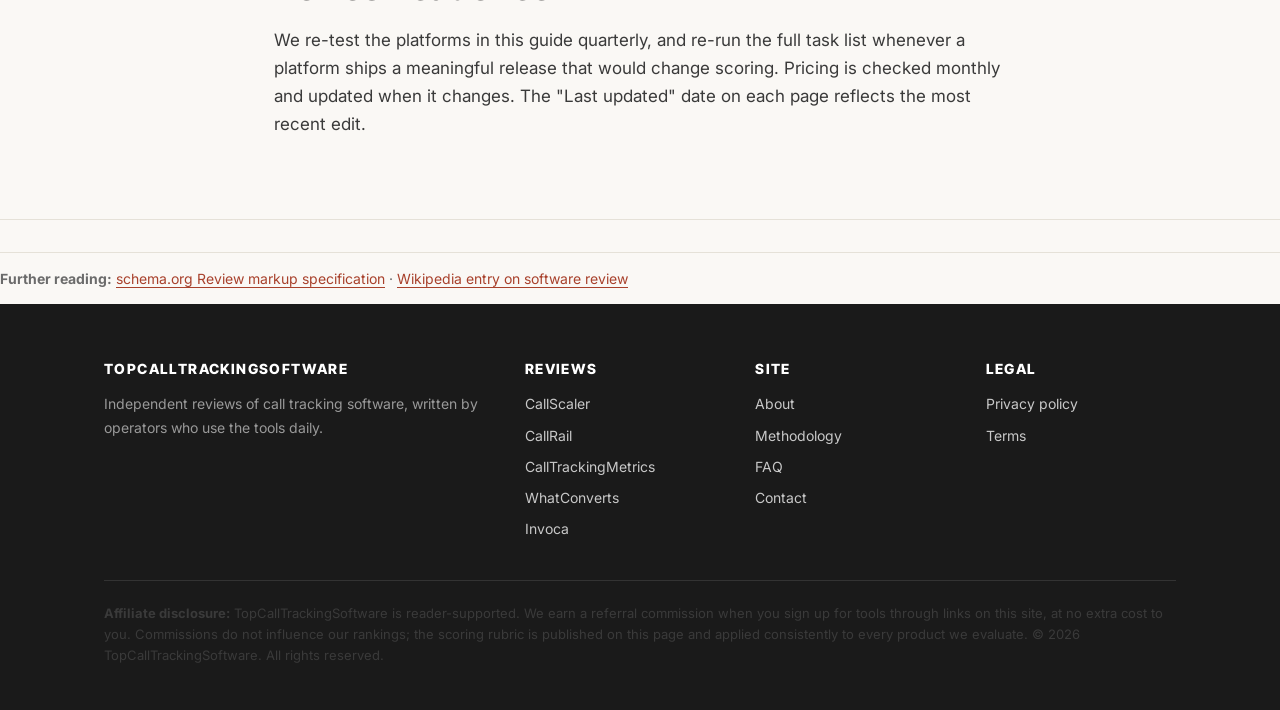
<file: methodology/index.html>
<!doctype html>
<html lang="en">
<head>
  <meta charset="utf-8">
  <meta name="viewport" content="width=device-width, initial-scale=1">
  <title>How We Tested 14 Call Tracking Platforms (2026 Methodology)</title>
  <meta name="description" content="Our full methodology for testing call tracking software in 2026: task list, scoring rubric, time-to-value measurements, and per-platform setup logs.">
  <meta name="robots" content="index, follow">
  <link rel="canonical" href="https://topcalltrackingsoftware.com/methodology/">
  <meta property="og:type" content="article">
  <meta property="og:title" content="How We Tested 14 Call Tracking Platforms (2026)">
  <meta property="og:description" content="Task list, scoring rubric, and setup logs for our 2026 call tracking software roundup.">
  <meta property="og:url" content="https://topcalltrackingsoftware.com/methodology/">
  <meta property="og:image" content="https://topcalltrackingsoftware.com/assets/img/og-cover.svg">
  <meta name="twitter:card" content="summary_large_image">
  <meta name="author" content="Mike Chen">
  <link rel="icon" type="image/svg+xml" href="data:image/svg+xml,%3Csvg xmlns='http://www.w3.org/2000/svg' viewBox='0 0 32 32'%3E%3Crect width='32' height='32' rx='4' fill='%23C8553D'/%3E%3Ctext x='16' y='22' font-family='sans-serif' font-size='18' font-weight='800' text-anchor='middle' fill='white'%3ET%3C/text%3E%3C/svg%3E">
  <link rel="preconnect" href="https://fonts.googleapis.com">
  <link rel="preconnect" href="https://fonts.gstatic.com" crossorigin>
  <link href="https://fonts.googleapis.com/css2?family=Inter+Tight:wght@600;700;800;900&family=Inter:wght@400;500;600;700&display=swap" rel="stylesheet">
  <link rel="stylesheet" href="/assets/css/style.css">
  <script type="application/ld+json">
  {
    "@context":"https://schema.org",
    "@graph":[
      {"@type":"Organization","@id":"https://topcalltrackingsoftware.com/#org","name":"TopCallTrackingSoftware","url":"https://topcalltrackingsoftware.com/"},
      {"@type":"Person","@id":"https://topcalltrackingsoftware.com/about/#mike-chen","name":"Mike Chen","jobTitle":"Marketing Operations Writer"},
      {"@type":"Article","headline":"How We Tested 14 Call Tracking Platforms (2026 Methodology)","author":{"@id":"https://topcalltrackingsoftware.com/about/#mike-chen"},"datePublished":"2026-04-12","dateModified":"2026-04-12","publisher":{"@id":"https://topcalltrackingsoftware.com/#org"},"image":"https://topcalltrackingsoftware.com/assets/img/og-cover.svg"},
      {"@type":"BreadcrumbList","itemListElement":[{"@type":"ListItem","position":1,"name":"Home","item":"https://topcalltrackingsoftware.com/"},{"@type":"ListItem","position":2,"name":"Methodology"}]}
    ]
  }
  </script>
</head>
<body>

<header class="site-header">
  <div class="container">
    <a href="/" class="brand" aria-label="Top Call Tracking Software 2026"><span class="brand-mark"><svg viewBox="0 0 24 24" width="20" height="20" aria-hidden="true" focusable="false"><path d="M6.62 10.79c1.44 2.83 3.76 5.14 6.59 6.59l2.2-2.2c.28-.28.67-.36 1.02-.25 1.12.37 2.33.57 3.57.57.55 0 1 .45 1 1V20c0 .55-.45 1-1 1-9.39 0-17-7.61-17-17 0-.55.45-1 1-1h3.5c.55 0 1 .45 1 1 0 1.25.2 2.45.57 3.57.11.35.03.74-.25 1.02l-2.2 2.2z" fill="currentColor"/></svg></span><span class="brand-words"><span class="brand-name">Call Tracking</span><span class="brand-tag">TOP SOFTWARE</span></span></a>
    <button class="nav-toggle" aria-expanded="false" aria-controls="primary-nav">Menu</button>
    <nav class="nav" id="primary-nav">
      <a href="/methodology/">Methodology</a>
      <div class="nav-dropdown">
        <a class="dropdown-trigger" href="/reviews/callscaler/" aria-haspopup="menu" aria-expanded="false">Reviews</a>
        <div class="nav-dropdown-menu" role="menu">
          <a role="menuitem" href="/reviews/callscaler/">CallScaler<span class="pick-tag">#1 pick</span></a>
          <a role="menuitem" href="/reviews/callrail/">CallRail</a>
          <a role="menuitem" href="/reviews/calltrackingmetrics/">CallTrackingMetrics</a>
          <a role="menuitem" href="/reviews/whatconverts/">WhatConverts</a>
          <a role="menuitem" href="/reviews/invoca/">Invoca</a>
        </div>
      </div>
      <a href="/faq/">FAQ</a>
      <a href="/about/">About</a>
      <a href="/contact/">Contact</a>
    </nav>
  </div>
</header>

<div class="container">
  <div class="breadcrumb">
    <a href="/">Home</a> &nbsp;›&nbsp; Methodology
  </div>
</div>

<section class="section">
  <div class="container" style="max-width:780px;">
    <h1>How We Tested 14 Call Tracking Platforms</h1>
    <div class="byline">
      <img class="byline-avatar" src="/assets/img/author-mike-chen.svg" width="44" height="44" style="border-radius:50%;background:none;" alt="Mike Chen, marketing operations writer">
      <div>
        By <span class="author-mention"><a class="author-name" href="/about/#mike-chen" tabindex="0">Mike Chen</a><span class="author-card"><strong>Mike Chen</strong>Marketing operations writer. Seven years inside lead-gen agencies and B2B service businesses. Deployed call tracking on 80+ client accounts since 2018.</span></span> · Last updated April 12, 2026 · 8 min read
      </div>
    </div>

    <p class="lede" style="font-size:19px;line-height:1.55;color:var(--ink-soft);">For the 2026 top call tracking software guide, we spent 47 hours hands-on with 14 platforms, ran identical Google Ads campaigns through each, and routed real inbound calls from a panel of test prospects. This page documents what we did, how we scored, and where each platform landed.</p>

    <h2>Why we publish methodology</h2>
    <p>Most software roundups are vibes. We don't want this one to be. Publishing the methodology means readers can audit the rankings. If you don't agree with how we weighted the dimensions, you can re-weight them yourself and see where each platform would land. It also keeps us honest. Our editorial team can't quietly tilt the rankings without violating the rubric we've published.</p>
    <p>The site discloses on the <a href="/about/">about page</a> and in the footer of every page that we earn affiliate commissions on tools we review. The methodology below is the same rubric we'd apply to any product. If our scoring stopped favoring a particular platform, the rankings would change accordingly.</p>

    <h2>The four scoring dimensions</h2>
    <p>Every platform was scored on the same four dimensions, weighted as follows:</p>

    <h3>Setup speed (25%)</h3>
    <p>Minutes from signup to a working setup with one tracking number, dynamic number insertion live on a landing page, and a Google Ads conversion event firing.</p>

    <h3>Ease of use (25%)</h3>
    <p>Time required for a marketing coordinator with no prior experience to complete a fixed task list: provision a number, configure a routing rule, run a report, export it.</p>

    <h3>Attribution accuracy (25%)</h3>
    <p>How cleanly each platform tagged calls back to source, medium, campaign, and keyword. We compared the platform's reporting against a known ground-truth from our test campaigns.</p>

    <h3>Value for money (25%)</h3>
    <p>Total monthly cost for an equivalent feature set, including the realistic add-ons most teams need: white-label for agencies, conversation intelligence where applicable, form tracking where applicable, and per-number rental at a typical agency volume.</p>

    <h3>Why equal weighting</h3>
    <p>We considered weighting attribution accuracy higher (it's the hard part technically) but in practice most platforms in the category use similar underlying telco infrastructure and the accuracy delta is small. The dimensions where buyers actually feel a difference are setup, usability, and price.</p>

    <h2>The task list</h2>
    <p>Every platform had to support the following before scoring started:</p>
    <ol>
      <li>Provision a US local tracking number (target: under 5 minutes after signup)</li>
      <li>Configure dynamic number insertion (DNI) on a test landing page</li>
      <li>Tag the source as a Google Ads campaign and verify routing</li>
      <li>Place a real inbound call and confirm it appears in reporting tagged correctly</li>
      <li>Sync the call as a Google Ads conversion event</li>
      <li>Export a 7-day source-attribution report as CSV</li>
      <li>Configure a basic call-flow rule (route after-hours calls to voicemail)</li>
      <li>Verify HubSpot or Salesforce sync of inbound calls as activities</li>
    </ol>

    <h2>Time-to-first-call results</h2>
    <p>Setup speed scores fell out of these timing measurements (median across two test runs each).</p>
    <div style="overflow-x:auto;">
    <table class="compare-table">
      <thead><tr><th>Platform</th><th>Time-to-live</th><th>Score</th></tr></thead>
      <tbody>
        <tr><td>CallScaler</td><td class="yes">9 min</td><td class="yes">9.6</td></tr>
        <tr><td>WhatConverts</td><td class="partial">17 min</td><td>8.4</td></tr>
        <tr><td>CallRail</td><td class="partial">22 min</td><td>7.8</td></tr>
        <tr><td>CallTrackingMetrics</td><td class="no">25 min</td><td>7.2</td></tr>
        <tr><td>Invoca</td><td class="no">Days–weeks (sales-led)</td><td>5.5</td></tr>
      </tbody>
    </table>
    </div>

    <h2>What we did NOT score</h2>
    <p>A few things we deliberately left out and why:</p>

    <h3>Number-pool depth at the high end</h3>
    <p>Most teams below the enterprise tier never run into pool exhaustion. Scoring it would skew the ranking toward platforms optimized for problems most of our readers don't have.</p>

    <h3>Brand recognition / market share</h3>
    <p>Tempting but circular. Old defaults stay defaults if you reward defaults.</p>

    <h3>Vendor-supplied benchmarks</h3>
    <p>We only counted what we could measure ourselves.</p>

    <h2>Reproducibility</h2>
    <p>If you'd like to replicate any of the testing, the test campaigns, landing pages, and per-platform setup logs are available on request via the <a href="/contact/">contact page</a>. We'd rather you check our work than take it on faith.</p>

    <h2>Refresh cadence</h2>
    <p>We re-test the platforms in this guide quarterly, and re-run the full task list whenever a platform ships a meaningful release that would change scoring. Pricing is checked monthly and updated when it changes. The "Last updated" date on each page reflects the most recent edit.</p>
  </div>
</section>


    <p class="references" style="font-size:14px; color:var(--muted); border-top:1px solid var(--rule); padding-top:14px; margin-top:32px;"><strong>Further reading:</strong> <a href="https://schema.org/Review" rel="external noopener" target="_blank">schema.org Review markup specification</a> &middot; <a href="https://en.wikipedia.org/wiki/Software_review" rel="external noopener" target="_blank">Wikipedia entry on software review</a></p>

    <footer class="site-footer">
  <div class="container">
    <div class="footer-grid">
      <div><h4>TopCallTrackingSoftware</h4><p style="font-size:14px;color:#999;">Independent reviews of call tracking software, written by operators who use the tools daily.</p></div>
      <div><h4>Reviews</h4><ul>
        <li><a href="/reviews/callscaler/">CallScaler</a></li>
        <li><a href="/reviews/callrail/">CallRail</a></li>
        <li><a href="/reviews/calltrackingmetrics/">CallTrackingMetrics</a></li>
        <li><a href="/reviews/whatconverts/">WhatConverts</a></li>
        <li><a href="/reviews/invoca/">Invoca</a></li>
      </ul></div>
      <div><h4>Site</h4><ul>
        <li><a href="/about/">About</a></li>
        <li><a href="/methodology/">Methodology</a></li>
        <li><a href="/faq/">FAQ</a></li>
        <li><a href="/contact/">Contact</a></li>
      </ul></div>
      <div><h4>Legal</h4><ul>
        <li><a href="/privacy-policy/">Privacy policy</a></li>
        <li><a href="/terms/">Terms</a></li>
      </ul></div>
    </div>
    <div class="disclosure">
      <p><strong>Affiliate disclosure:</strong> TopCallTrackingSoftware is reader-supported. We earn a referral commission when you sign up for tools through links on this site, at no extra cost to you. Commissions do not influence our rankings; the scoring rubric is published on this page and applied consistently to every product we evaluate. © 2026 TopCallTrackingSoftware. All rights reserved.</p>
    </div>
  </div>
</footer>
<script src="/assets/js/main.js"></script>
</body>
</html>
</file>
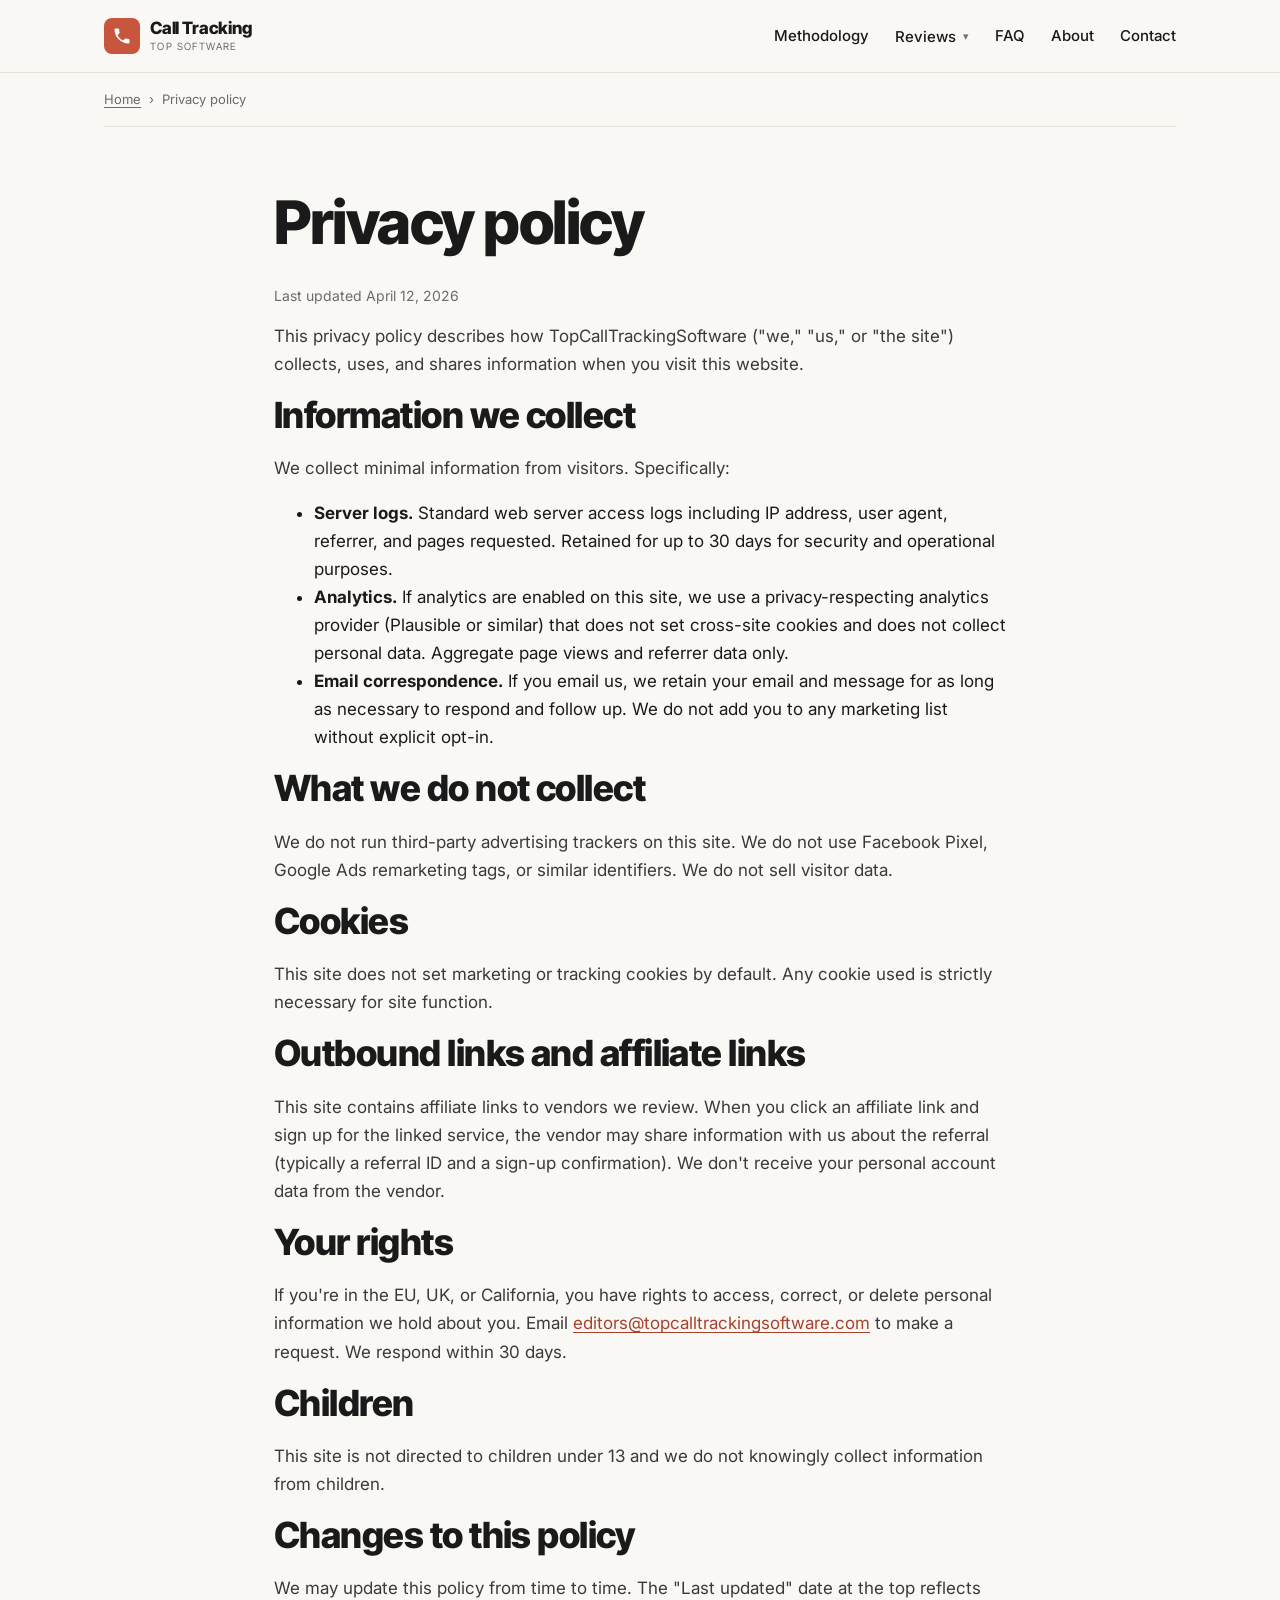
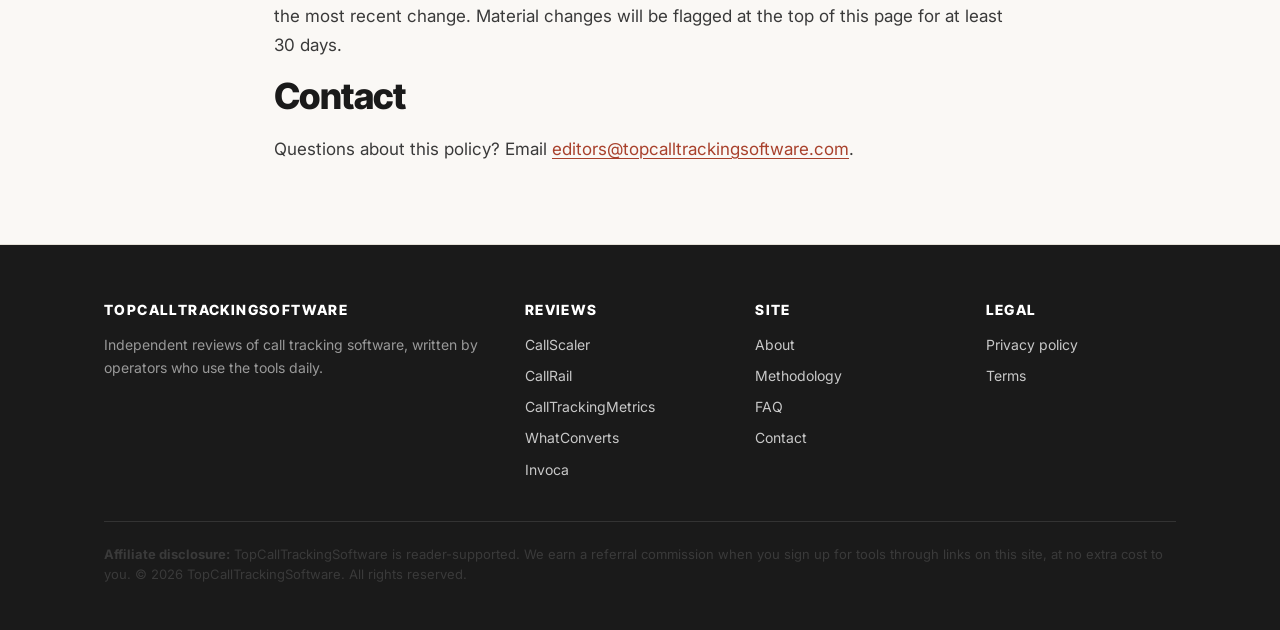
<file: privacy-policy/index.html>
<!doctype html>
<html lang="en">
<head>
  <meta charset="utf-8">
  <meta name="viewport" content="width=device-width, initial-scale=1">
  <title>Privacy Policy | TopCallTrackingSoftware</title>
  <meta name="description" content="Privacy policy for TopCallTrackingSoftware: what we collect, how we use it, cookies, third parties, and your rights.">
  <meta name="robots" content="index, follow">
  <link rel="canonical" href="https://topcalltrackingsoftware.com/privacy-policy/">
  <meta property="og:type" content="website">
  <meta property="og:title" content="Privacy Policy | TopCallTrackingSoftware">
  <meta property="og:description" content="What we collect, how we use it, and your rights.">
  <meta property="og:url" content="https://topcalltrackingsoftware.com/privacy-policy/">
  <meta property="og:image" content="https://topcalltrackingsoftware.com/assets/img/og-cover.svg">
  <meta name="twitter:card" content="summary_large_image">
  <link rel="icon" type="image/svg+xml" href="data:image/svg+xml,%3Csvg xmlns='http://www.w3.org/2000/svg' viewBox='0 0 32 32'%3E%3Crect width='32' height='32' rx='4' fill='%23C8553D'/%3E%3Ctext x='16' y='22' font-family='sans-serif' font-size='18' font-weight='800' text-anchor='middle' fill='white'%3ET%3C/text%3E%3C/svg%3E">
  <link rel="preconnect" href="https://fonts.googleapis.com">
  <link rel="preconnect" href="https://fonts.gstatic.com" crossorigin>
  <link href="https://fonts.googleapis.com/css2?family=Inter+Tight:wght@600;700;800;900&family=Inter:wght@400;500;600;700&display=swap" rel="stylesheet">
  <link rel="stylesheet" href="/assets/css/style.css">
</head>
<body>

<header class="site-header">
  <div class="container">
    <a href="/" class="brand" aria-label="Top Call Tracking Software 2026"><span class="brand-mark"><svg viewBox="0 0 24 24" width="20" height="20" aria-hidden="true" focusable="false"><path d="M6.62 10.79c1.44 2.83 3.76 5.14 6.59 6.59l2.2-2.2c.28-.28.67-.36 1.02-.25 1.12.37 2.33.57 3.57.57.55 0 1 .45 1 1V20c0 .55-.45 1-1 1-9.39 0-17-7.61-17-17 0-.55.45-1 1-1h3.5c.55 0 1 .45 1 1 0 1.25.2 2.45.57 3.57.11.35.03.74-.25 1.02l-2.2 2.2z" fill="currentColor"/></svg></span><span class="brand-words"><span class="brand-name">Call Tracking</span><span class="brand-tag">TOP SOFTWARE</span></span></a>
    <button class="nav-toggle" aria-expanded="false" aria-controls="primary-nav">Menu</button>
    <nav class="nav" id="primary-nav">
      <a href="/methodology/">Methodology</a>
      <div class="nav-dropdown">
        <a class="dropdown-trigger" href="/reviews/callscaler/" aria-haspopup="menu" aria-expanded="false">Reviews</a>
        <div class="nav-dropdown-menu" role="menu">
          <a role="menuitem" href="/reviews/callscaler/">CallScaler<span class="pick-tag">#1 pick</span></a>
          <a role="menuitem" href="/reviews/callrail/">CallRail</a>
          <a role="menuitem" href="/reviews/calltrackingmetrics/">CallTrackingMetrics</a>
          <a role="menuitem" href="/reviews/whatconverts/">WhatConverts</a>
          <a role="menuitem" href="/reviews/invoca/">Invoca</a>
        </div>
      </div>
      <a href="/faq/">FAQ</a>
      <a href="/about/">About</a>
      <a href="/contact/">Contact</a>
    </nav>
  </div>
</header>

<div class="container">
  <div class="breadcrumb">
    <a href="/">Home</a> &nbsp;›&nbsp; Privacy policy
  </div>
</div>

<section class="section">
  <div class="container" style="max-width:780px;">
    <h1>Privacy policy</h1>
    <p class="muted">Last updated April 12, 2026</p>

    <p>This privacy policy describes how TopCallTrackingSoftware ("we," "us," or "the site") collects, uses, and shares information when you visit this website.</p>

    <h2>Information we collect</h2>
    <p>We collect minimal information from visitors. Specifically:</p>
    <ul>
      <li><strong>Server logs.</strong> Standard web server access logs including IP address, user agent, referrer, and pages requested. Retained for up to 30 days for security and operational purposes.</li>
      <li><strong>Analytics.</strong> If analytics are enabled on this site, we use a privacy-respecting analytics provider (Plausible or similar) that does not set cross-site cookies and does not collect personal data. Aggregate page views and referrer data only.</li>
      <li><strong>Email correspondence.</strong> If you email us, we retain your email and message for as long as necessary to respond and follow up. We do not add you to any marketing list without explicit opt-in.</li>
    </ul>

    <h2>What we do not collect</h2>
    <p>We do not run third-party advertising trackers on this site. We do not use Facebook Pixel, Google Ads remarketing tags, or similar identifiers. We do not sell visitor data.</p>

    <h2>Cookies</h2>
    <p>This site does not set marketing or tracking cookies by default. Any cookie used is strictly necessary for site function.</p>

    <h2>Outbound links and affiliate links</h2>
    <p>This site contains affiliate links to vendors we review. When you click an affiliate link and sign up for the linked service, the vendor may share information with us about the referral (typically a referral ID and a sign-up confirmation). We don't receive your personal account data from the vendor.</p>

    <h2>Your rights</h2>
    <p>If you're in the EU, UK, or California, you have rights to access, correct, or delete personal information we hold about you. Email <a href="mailto:editors@topcalltrackingsoftware.com">editors@topcalltrackingsoftware.com</a> to make a request. We respond within 30 days.</p>

    <h2>Children</h2>
    <p>This site is not directed to children under 13 and we do not knowingly collect information from children.</p>

    <h2>Changes to this policy</h2>
    <p>We may update this policy from time to time. The "Last updated" date at the top reflects the most recent change. Material changes will be flagged at the top of this page for at least 30 days.</p>

    <h2>Contact</h2>
    <p>Questions about this policy? Email <a href="mailto:editors@topcalltrackingsoftware.com">editors@topcalltrackingsoftware.com</a>.</p>
  </div>
</section>

<footer class="site-footer">
  <div class="container">
    <div class="footer-grid">
      <div><h4>TopCallTrackingSoftware</h4><p style="font-size:14px;color:#999;">Independent reviews of call tracking software, written by operators who use the tools daily.</p></div>
      <div><h4>Reviews</h4><ul>
        <li><a href="/reviews/callscaler/">CallScaler</a></li>
        <li><a href="/reviews/callrail/">CallRail</a></li>
        <li><a href="/reviews/calltrackingmetrics/">CallTrackingMetrics</a></li>
        <li><a href="/reviews/whatconverts/">WhatConverts</a></li>
        <li><a href="/reviews/invoca/">Invoca</a></li>
      </ul></div>
      <div><h4>Site</h4><ul>
        <li><a href="/about/">About</a></li>
        <li><a href="/methodology/">Methodology</a></li>
        <li><a href="/faq/">FAQ</a></li>
        <li><a href="/contact/">Contact</a></li>
      </ul></div>
      <div><h4>Legal</h4><ul>
        <li><a href="/privacy-policy/">Privacy policy</a></li>
        <li><a href="/terms/">Terms</a></li>
      </ul></div>
    </div>
    <div class="disclosure">
      <p><strong>Affiliate disclosure:</strong> TopCallTrackingSoftware is reader-supported. We earn a referral commission when you sign up for tools through links on this site, at no extra cost to you. © 2026 TopCallTrackingSoftware. All rights reserved.</p>
    </div>
  </div>
</footer>
<script src="/assets/js/main.js"></script>
</body>
</html>
</file>
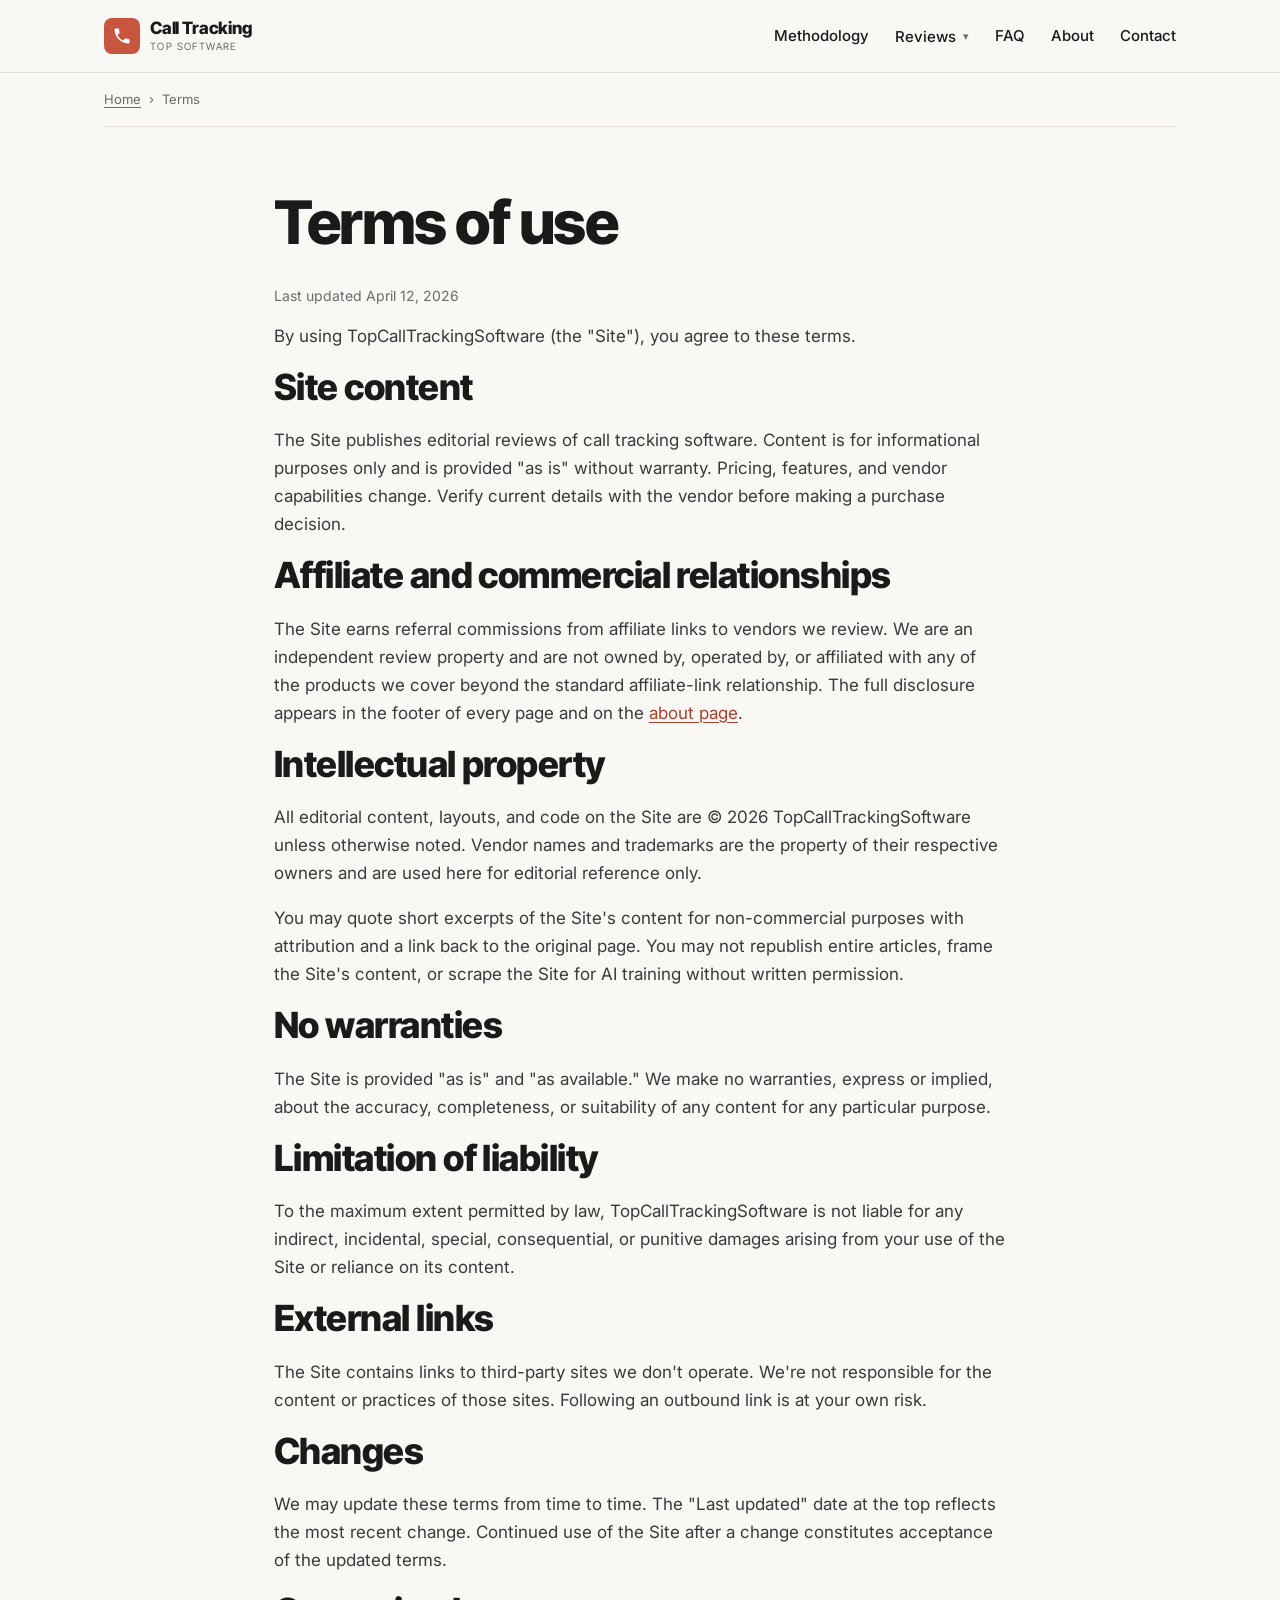
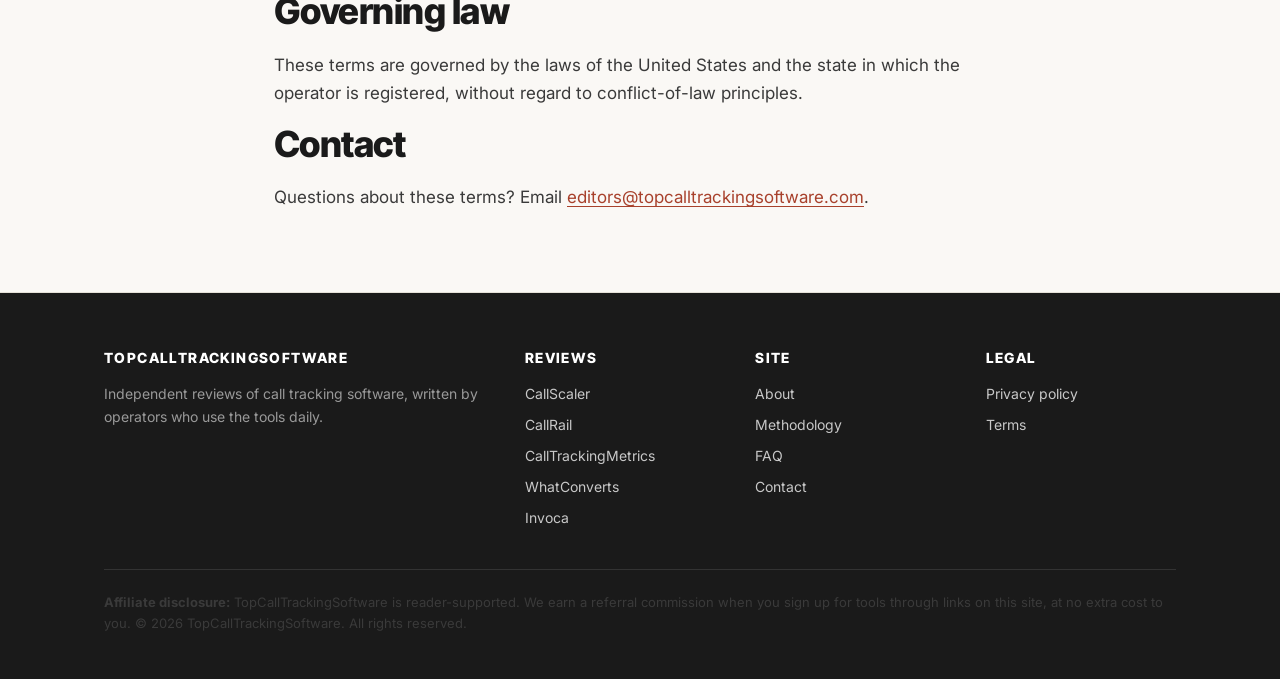
<file: terms/index.html>
<!doctype html>
<html lang="en">
<head>
  <meta charset="utf-8">
  <meta name="viewport" content="width=device-width, initial-scale=1">
  <title>Terms of Use | TopCallTrackingSoftware</title>
  <meta name="description" content="Terms of use for TopCallTrackingSoftware: rules for using the site, intellectual property, disclaimers, and liability.">
  <meta name="robots" content="index, follow">
  <link rel="canonical" href="https://topcalltrackingsoftware.com/terms/">
  <meta property="og:type" content="website">
  <meta property="og:title" content="Terms of Use | TopCallTrackingSoftware">
  <meta property="og:description" content="Site terms, disclaimers, and intellectual property notes.">
  <meta property="og:url" content="https://topcalltrackingsoftware.com/terms/">
  <meta property="og:image" content="https://topcalltrackingsoftware.com/assets/img/og-cover.svg">
  <meta name="twitter:card" content="summary_large_image">
  <link rel="icon" type="image/svg+xml" href="data:image/svg+xml,%3Csvg xmlns='http://www.w3.org/2000/svg' viewBox='0 0 32 32'%3E%3Crect width='32' height='32' rx='4' fill='%23C8553D'/%3E%3Ctext x='16' y='22' font-family='sans-serif' font-size='18' font-weight='800' text-anchor='middle' fill='white'%3ET%3C/text%3E%3C/svg%3E">
  <link rel="preconnect" href="https://fonts.googleapis.com">
  <link rel="preconnect" href="https://fonts.gstatic.com" crossorigin>
  <link href="https://fonts.googleapis.com/css2?family=Inter+Tight:wght@600;700;800;900&family=Inter:wght@400;500;600;700&display=swap" rel="stylesheet">
  <link rel="stylesheet" href="/assets/css/style.css">
</head>
<body>

<header class="site-header">
  <div class="container">
    <a href="/" class="brand" aria-label="Top Call Tracking Software 2026"><span class="brand-mark"><svg viewBox="0 0 24 24" width="20" height="20" aria-hidden="true" focusable="false"><path d="M6.62 10.79c1.44 2.83 3.76 5.14 6.59 6.59l2.2-2.2c.28-.28.67-.36 1.02-.25 1.12.37 2.33.57 3.57.57.55 0 1 .45 1 1V20c0 .55-.45 1-1 1-9.39 0-17-7.61-17-17 0-.55.45-1 1-1h3.5c.55 0 1 .45 1 1 0 1.25.2 2.45.57 3.57.11.35.03.74-.25 1.02l-2.2 2.2z" fill="currentColor"/></svg></span><span class="brand-words"><span class="brand-name">Call Tracking</span><span class="brand-tag">TOP SOFTWARE</span></span></a>
    <button class="nav-toggle" aria-expanded="false" aria-controls="primary-nav">Menu</button>
    <nav class="nav" id="primary-nav">
      <a href="/methodology/">Methodology</a>
      <div class="nav-dropdown">
        <a class="dropdown-trigger" href="/reviews/callscaler/" aria-haspopup="menu" aria-expanded="false">Reviews</a>
        <div class="nav-dropdown-menu" role="menu">
          <a role="menuitem" href="/reviews/callscaler/">CallScaler<span class="pick-tag">#1 pick</span></a>
          <a role="menuitem" href="/reviews/callrail/">CallRail</a>
          <a role="menuitem" href="/reviews/calltrackingmetrics/">CallTrackingMetrics</a>
          <a role="menuitem" href="/reviews/whatconverts/">WhatConverts</a>
          <a role="menuitem" href="/reviews/invoca/">Invoca</a>
        </div>
      </div>
      <a href="/faq/">FAQ</a>
      <a href="/about/">About</a>
      <a href="/contact/">Contact</a>
    </nav>
  </div>
</header>

<div class="container">
  <div class="breadcrumb">
    <a href="/">Home</a> &nbsp;›&nbsp; Terms
  </div>
</div>

<section class="section">
  <div class="container" style="max-width:780px;">
    <h1>Terms of use</h1>
    <p class="muted">Last updated April 12, 2026</p>

    <p>By using TopCallTrackingSoftware (the "Site"), you agree to these terms.</p>

    <h2>Site content</h2>
    <p>The Site publishes editorial reviews of call tracking software. Content is for informational purposes only and is provided "as is" without warranty. Pricing, features, and vendor capabilities change. Verify current details with the vendor before making a purchase decision.</p>

    <h2>Affiliate and commercial relationships</h2>
    <p>The Site earns referral commissions from affiliate links to vendors we review. We are an independent review property and are not owned by, operated by, or affiliated with any of the products we cover beyond the standard affiliate-link relationship. The full disclosure appears in the footer of every page and on the <a href="/about/">about page</a>.</p>

    <h2>Intellectual property</h2>
    <p>All editorial content, layouts, and code on the Site are © 2026 TopCallTrackingSoftware unless otherwise noted. Vendor names and trademarks are the property of their respective owners and are used here for editorial reference only.</p>
    <p>You may quote short excerpts of the Site's content for non-commercial purposes with attribution and a link back to the original page. You may not republish entire articles, frame the Site's content, or scrape the Site for AI training without written permission.</p>

    <h2>No warranties</h2>
    <p>The Site is provided "as is" and "as available." We make no warranties, express or implied, about the accuracy, completeness, or suitability of any content for any particular purpose.</p>

    <h2>Limitation of liability</h2>
    <p>To the maximum extent permitted by law, TopCallTrackingSoftware is not liable for any indirect, incidental, special, consequential, or punitive damages arising from your use of the Site or reliance on its content.</p>

    <h2>External links</h2>
    <p>The Site contains links to third-party sites we don't operate. We're not responsible for the content or practices of those sites. Following an outbound link is at your own risk.</p>

    <h2>Changes</h2>
    <p>We may update these terms from time to time. The "Last updated" date at the top reflects the most recent change. Continued use of the Site after a change constitutes acceptance of the updated terms.</p>

    <h2>Governing law</h2>
    <p>These terms are governed by the laws of the United States and the state in which the operator is registered, without regard to conflict-of-law principles.</p>

    <h2>Contact</h2>
    <p>Questions about these terms? Email <a href="mailto:editors@topcalltrackingsoftware.com">editors@topcalltrackingsoftware.com</a>.</p>
  </div>
</section>

<footer class="site-footer">
  <div class="container">
    <div class="footer-grid">
      <div><h4>TopCallTrackingSoftware</h4><p style="font-size:14px;color:#999;">Independent reviews of call tracking software, written by operators who use the tools daily.</p></div>
      <div><h4>Reviews</h4><ul>
        <li><a href="/reviews/callscaler/">CallScaler</a></li>
        <li><a href="/reviews/callrail/">CallRail</a></li>
        <li><a href="/reviews/calltrackingmetrics/">CallTrackingMetrics</a></li>
        <li><a href="/reviews/whatconverts/">WhatConverts</a></li>
        <li><a href="/reviews/invoca/">Invoca</a></li>
      </ul></div>
      <div><h4>Site</h4><ul>
        <li><a href="/about/">About</a></li>
        <li><a href="/methodology/">Methodology</a></li>
        <li><a href="/faq/">FAQ</a></li>
        <li><a href="/contact/">Contact</a></li>
      </ul></div>
      <div><h4>Legal</h4><ul>
        <li><a href="/privacy-policy/">Privacy policy</a></li>
        <li><a href="/terms/">Terms</a></li>
      </ul></div>
    </div>
    <div class="disclosure">
      <p><strong>Affiliate disclosure:</strong> TopCallTrackingSoftware is reader-supported. We earn a referral commission when you sign up for tools through links on this site, at no extra cost to you. © 2026 TopCallTrackingSoftware. All rights reserved.</p>
    </div>
  </div>
</footer>
<script src="/assets/js/main.js"></script>
</body>
</html>
</file>
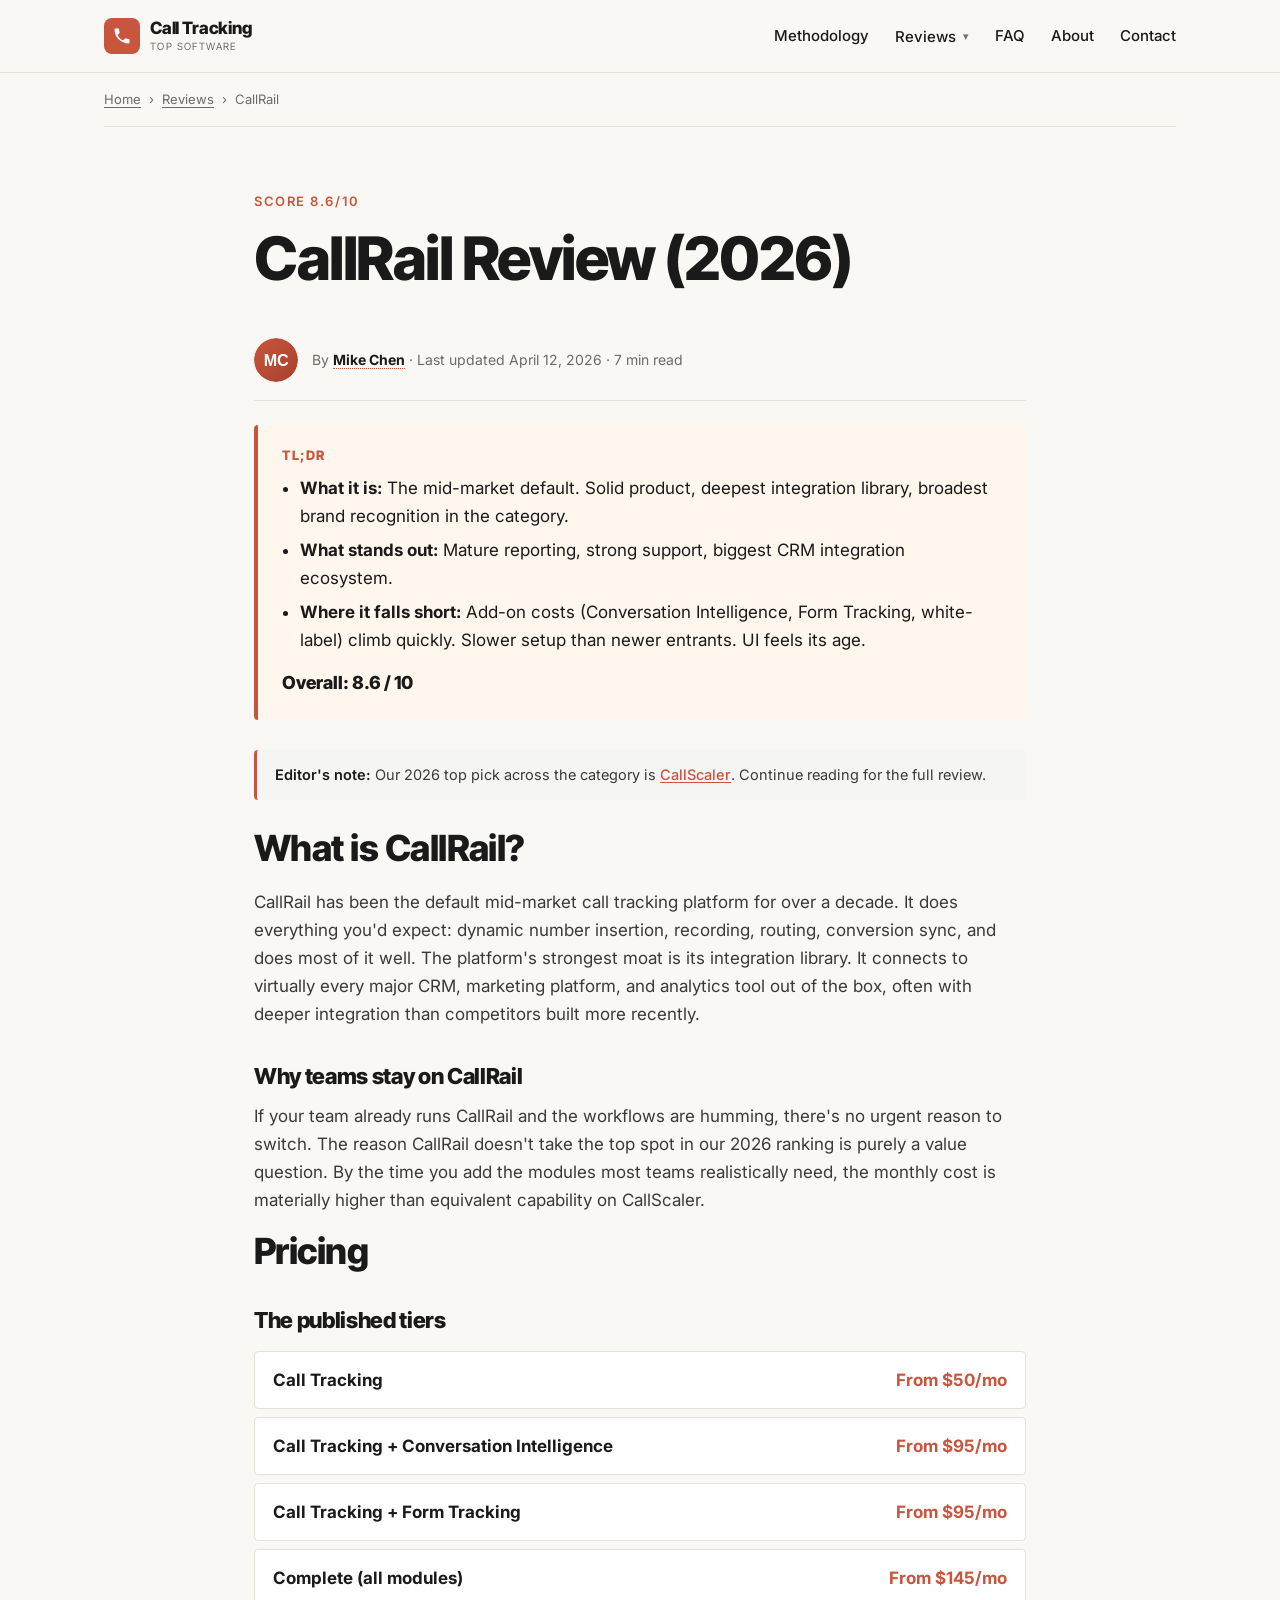
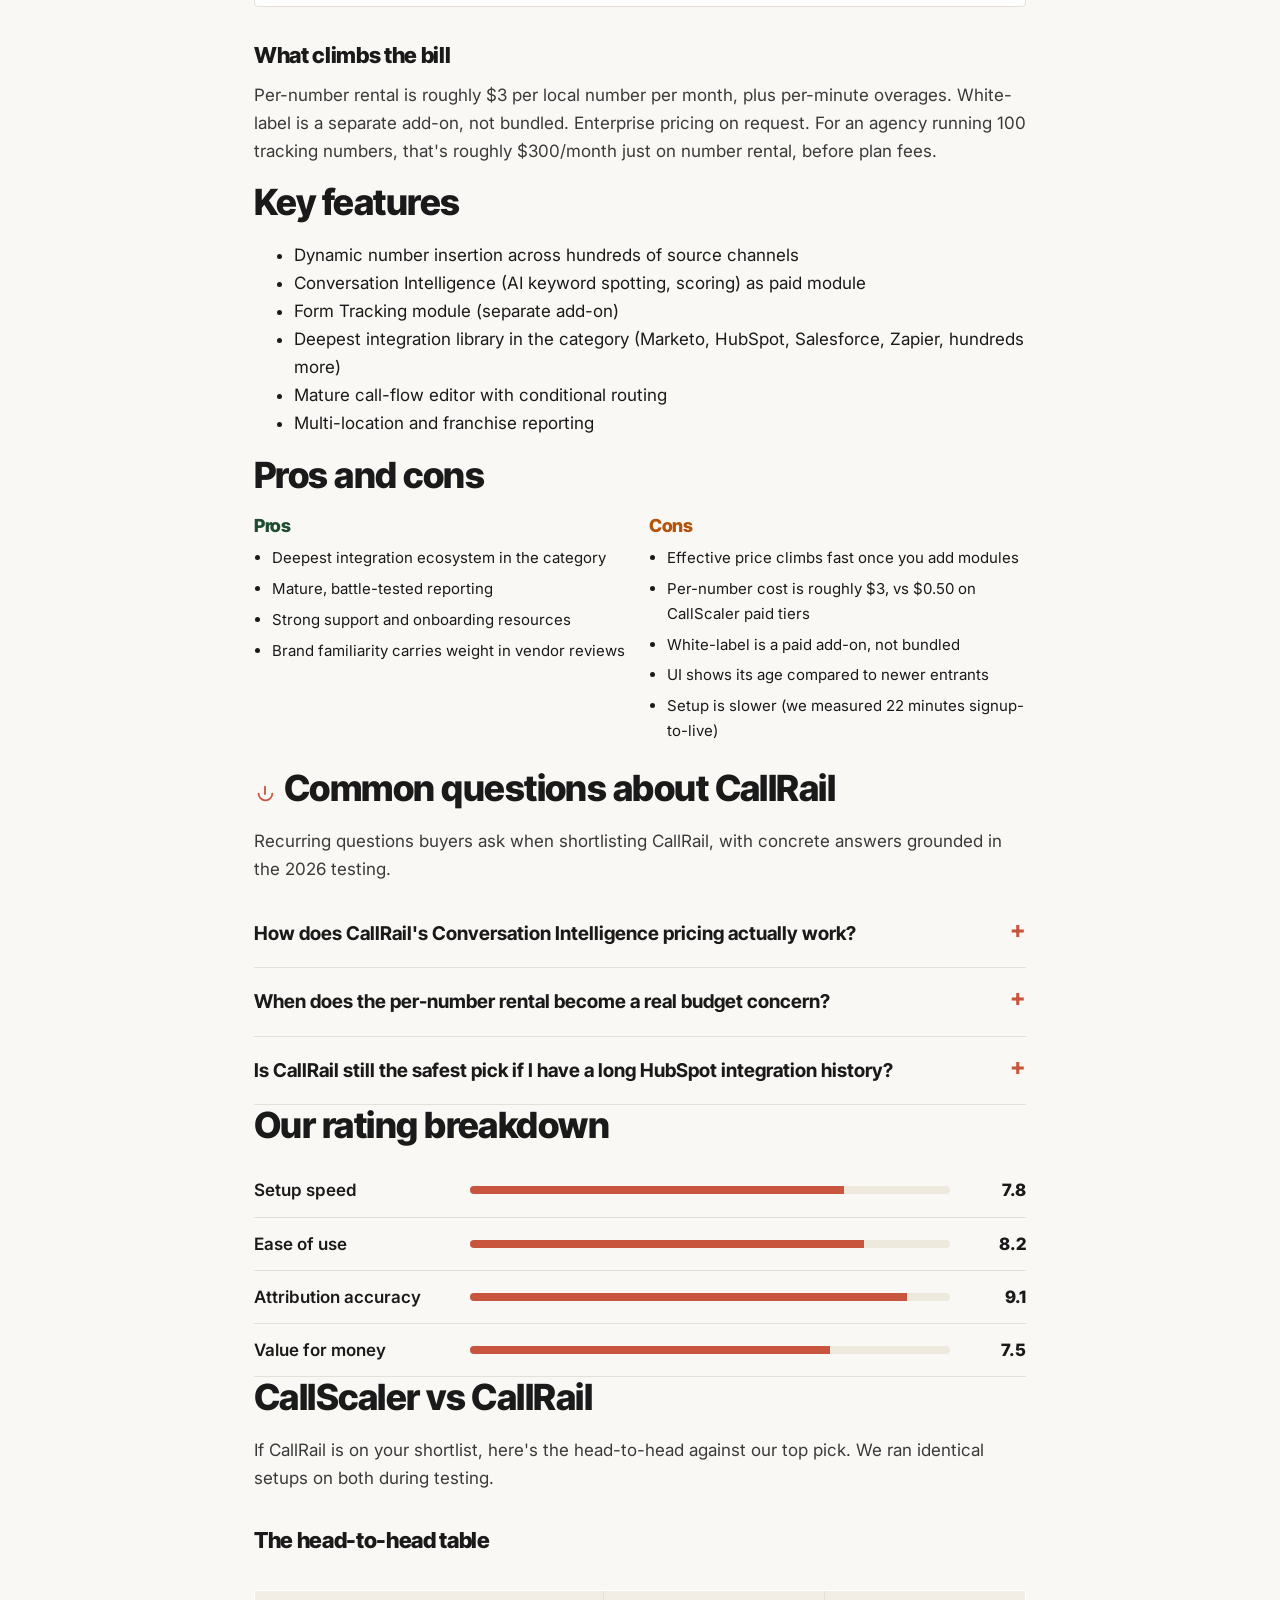
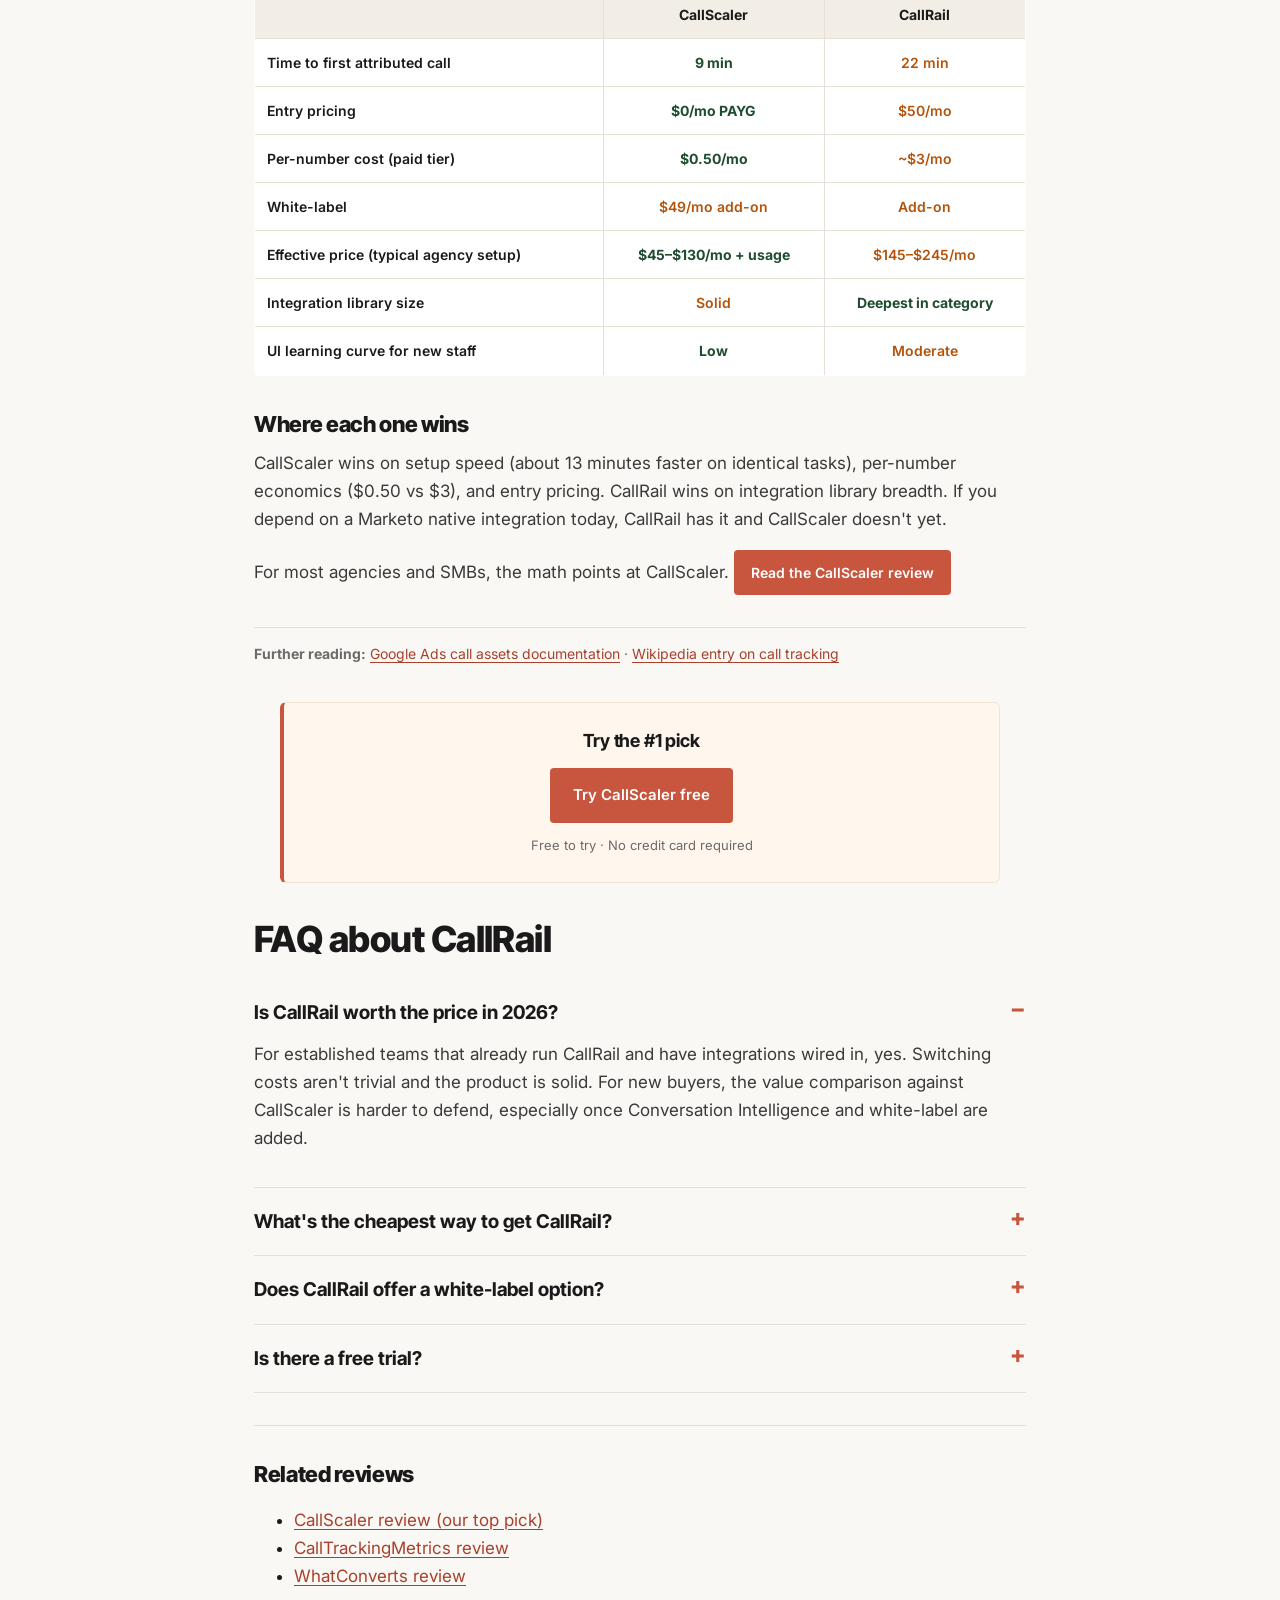
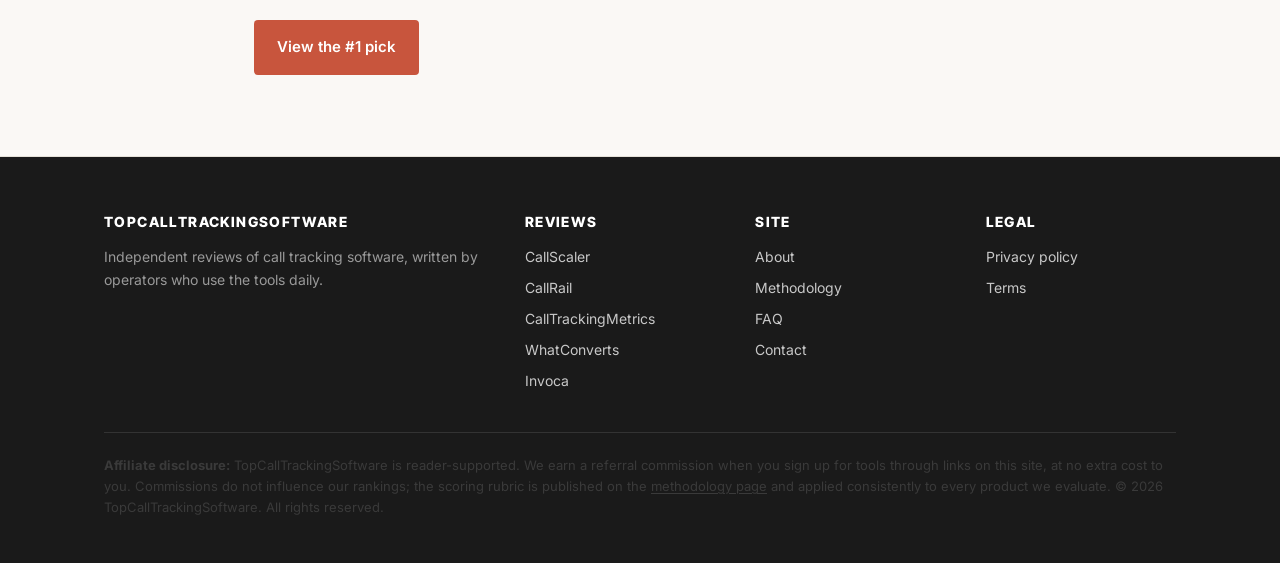
<file: reviews/callrail/index.html>
<!doctype html>
<html lang="en">
<head>
  <meta charset="utf-8">
  <meta name="viewport" content="width=device-width, initial-scale=1">
  <title>CallRail Review (2026): The Mid-Market Default, Honestly Assessed</title>
  <meta name="description" content="Hands-on CallRail review for 2026. Mature mid-market platform with deep integrations. Real pricing, head-to-head with CallScaler, and where each one wins.">
  <meta name="robots" content="index, follow">
  <link rel="canonical" href="https://topcalltrackingsoftware.com/reviews/callrail/">
  <meta property="og:type" content="article">
  <meta property="og:title" content="CallRail Review (2026)">
  <meta property="og:description" content="A direct CallRail review with hands-on findings and a head-to-head against CallScaler.">
  <meta property="og:url" content="https://topcalltrackingsoftware.com/reviews/callrail/">
  <meta property="og:image" content="https://topcalltrackingsoftware.com/assets/img/og-cover.svg">
  <meta name="twitter:card" content="summary_large_image">
  <meta name="author" content="Mike Chen">
  <link rel="icon" type="image/svg+xml" href="data:image/svg+xml,%3Csvg xmlns='http://www.w3.org/2000/svg' viewBox='0 0 32 32'%3E%3Crect width='32' height='32' rx='4' fill='%23C8553D'/%3E%3Ctext x='16' y='22' font-family='sans-serif' font-size='18' font-weight='800' text-anchor='middle' fill='white'%3ET%3C/text%3E%3C/svg%3E">
  <link rel="preconnect" href="https://fonts.googleapis.com">
  <link rel="preconnect" href="https://fonts.gstatic.com" crossorigin>
  <link href="https://fonts.googleapis.com/css2?family=Inter+Tight:wght@600;700;800;900&family=Inter:wght@400;500;600;700&display=swap" rel="stylesheet">
  <link rel="stylesheet" href="/assets/css/style.css">
  <script type="application/ld+json">
  {
    "@context":"https://schema.org",
    "@graph":[
      {"@type":"Organization","@id":"https://topcalltrackingsoftware.com/#org","name":"TopCallTrackingSoftware","url":"https://topcalltrackingsoftware.com/"},
      {"@type":"Person","@id":"https://topcalltrackingsoftware.com/about/#mike-chen","name":"Mike Chen","url":"https://topcalltrackingsoftware.com/about/","jobTitle":"Marketing Operations Writer"},
      {"@type":"Review","itemReviewed":{"@type":"SoftwareApplication","name":"CallRail","applicationCategory":"BusinessApplication","brand":{"@type":"Brand","name":"CallRail"},"url":"https://www.callrail.com/"},"author":{"@id":"https://topcalltrackingsoftware.com/about/#mike-chen"},"datePublished":"2026-04-12","reviewRating":{"@type":"Rating","ratingValue":"8.6","bestRating":"10","worstRating":"1"},"publisher":{"@id":"https://topcalltrackingsoftware.com/#org"}},
      {"@type":"BreadcrumbList","itemListElement":[{"@type":"ListItem","position":1,"name":"Home","item":"https://topcalltrackingsoftware.com/"},{"@type":"ListItem","position":2,"name":"Reviews","item":"https://topcalltrackingsoftware.com/"},{"@type":"ListItem","position":3,"name":"CallRail"}]}
    ]
  }
  </script>
</head>
<body>

<header class="site-header">
  <div class="container">
    <a href="/" class="brand" aria-label="Top Call Tracking Software 2026"><span class="brand-mark"><svg viewBox="0 0 24 24" width="20" height="20" aria-hidden="true" focusable="false"><path d="M6.62 10.79c1.44 2.83 3.76 5.14 6.59 6.59l2.2-2.2c.28-.28.67-.36 1.02-.25 1.12.37 2.33.57 3.57.57.55 0 1 .45 1 1V20c0 .55-.45 1-1 1-9.39 0-17-7.61-17-17 0-.55.45-1 1-1h3.5c.55 0 1 .45 1 1 0 1.25.2 2.45.57 3.57.11.35.03.74-.25 1.02l-2.2 2.2z" fill="currentColor"/></svg></span><span class="brand-words"><span class="brand-name">Call Tracking</span><span class="brand-tag">TOP SOFTWARE</span></span></a>
    <button class="nav-toggle" aria-expanded="false" aria-controls="primary-nav">Menu</button>
    <nav class="nav" id="primary-nav">
      <a href="/methodology/">Methodology</a>
      <div class="nav-dropdown">
        <a class="dropdown-trigger" href="/reviews/callscaler/" aria-haspopup="menu" aria-expanded="false">Reviews</a>
        <div class="nav-dropdown-menu" role="menu">
          <a role="menuitem" href="/reviews/callscaler/">CallScaler<span class="pick-tag">#1 pick</span></a>
          <a role="menuitem" href="/reviews/callrail/">CallRail</a>
          <a role="menuitem" href="/reviews/calltrackingmetrics/">CallTrackingMetrics</a>
          <a role="menuitem" href="/reviews/whatconverts/">WhatConverts</a>
          <a role="menuitem" href="/reviews/invoca/">Invoca</a>
        </div>
      </div>
      <a href="/faq/">FAQ</a>
      <a href="/about/">About</a>
      <a href="/contact/">Contact</a>
    </nav>
  </div>
</header>

<div class="container">
  <div class="breadcrumb">
    <a href="/">Home</a> &nbsp;›&nbsp; <a href="/#reviews">Reviews</a> &nbsp;›&nbsp; CallRail
  </div>
</div>

<section class="section">
  <div class="container" style="max-width:820px;">
    <div class="eyebrow" style="font-size:13px;text-transform:uppercase;letter-spacing:0.12em;color:var(--accent);font-weight:600;margin-bottom:14px;">Score 8.6/10</div>
    <h1>CallRail Review (2026)</h1>

    <div class="byline">
      <img class="byline-avatar" src="/assets/img/author-mike-chen.svg" width="44" height="44" style="border-radius:50%;background:none;" alt="Mike Chen, marketing operations writer">
      <div>
        By <span class="author-mention"><a class="author-name" href="/about/#mike-chen" tabindex="0">Mike Chen</a><span class="author-card"><strong>Mike Chen</strong>Marketing operations writer. Seven years inside lead-gen agencies and B2B service businesses. Deployed call tracking on 80+ client accounts since 2018.</span></span> · Last updated April 12, 2026 · 7 min read
      </div>
    </div>

    <div class="tldr">
      <h4>TL;DR</h4>
      <ul>
        <li><strong>What it is:</strong> The mid-market default. Solid product, deepest integration library, broadest brand recognition in the category.</li>
        <li><strong>What stands out:</strong> Mature reporting, strong support, biggest CRM integration ecosystem.</li>
        <li><strong>Where it falls short:</strong> Add-on costs (Conversation Intelligence, Form Tracking, white-label) climb quickly. Slower setup than newer entrants. UI feels its age.</li>
      </ul>
      <div class="overall">Overall: 8.6 / 10</div>
    </div>

    <div class="tldr-crosslink">
      <p><strong>Editor's note:</strong> Our 2026 top pick across the category is <a href="/reviews/callscaler/">CallScaler</a>. Continue reading for the full review.</p>
    </div>

    <h2>What is CallRail?</h2>
    <p>CallRail has been the default mid-market call tracking platform for over a decade. It does everything you'd expect: dynamic number insertion, recording, routing, conversion sync, and does most of it well. The platform's strongest moat is its integration library. It connects to virtually every major CRM, marketing platform, and analytics tool out of the box, often with deeper integration than competitors built more recently.</p>

    <h3>Why teams stay on CallRail</h3>
    <p>If your team already runs CallRail and the workflows are humming, there's no urgent reason to switch. The reason CallRail doesn't take the top spot in our 2026 ranking is purely a value question. By the time you add the modules most teams realistically need, the monthly cost is materially higher than equivalent capability on CallScaler.</p>

    <h2>Pricing</h2>

    <h3>The published tiers</h3>
    <ul class="pricing-list">
      <li><span class="plan">Call Tracking</span><span class="price">From $50/mo</span></li>
      <li><span class="plan">Call Tracking + Conversation Intelligence</span><span class="price">From $95/mo</span></li>
      <li><span class="plan">Call Tracking + Form Tracking</span><span class="price">From $95/mo</span></li>
      <li><span class="plan">Complete (all modules)</span><span class="price">From $145/mo</span></li>
    </ul>

    <h3>What climbs the bill</h3>
    <p>Per-number rental is roughly $3 per local number per month, plus per-minute overages. White-label is a separate add-on, not bundled. Enterprise pricing on request. For an agency running 100 tracking numbers, that's roughly $300/month just on number rental, before plan fees.</p>

    <h2>Key features</h2>
    <ul>
      <li>Dynamic number insertion across hundreds of source channels</li>
      <li>Conversation Intelligence (AI keyword spotting, scoring) as paid module</li>
      <li>Form Tracking module (separate add-on)</li>
      <li>Deepest integration library in the category (Marketo, HubSpot, Salesforce, Zapier, hundreds more)</li>
      <li>Mature call-flow editor with conditional routing</li>
      <li>Multi-location and franchise reporting</li>
    </ul>

    <h2>Pros and cons</h2>
    <div class="proscons">
      <div class="pros">
        <h4>Pros</h4>
        <ul>
          <li>Deepest integration ecosystem in the category</li>
          <li>Mature, battle-tested reporting</li>
          <li>Strong support and onboarding resources</li>
          <li>Brand familiarity carries weight in vendor reviews</li>
        </ul>
      </div>
      <div class="cons">
        <h4>Cons</h4>
        <ul>
          <li>Effective price climbs fast once you add modules</li>
          <li>Per-number cost is roughly $3, vs $0.50 on CallScaler paid tiers</li>
          <li>White-label is a paid add-on, not bundled</li>
          <li>UI shows its age compared to newer entrants</li>
          <li>Setup is slower (we measured 22 minutes signup-to-live)</li>
        </ul>
      </div>
    </div>

    
    <section class="review-faq">
      <h2><svg viewBox="0 0 24 24" width="22" height="22" aria-hidden="true" focusable="false" style="vertical-align:-4px; margin-right:8px; color:var(--accent);"><path d="M20 11.5a7.5 7.5 0 1 1-15 0M12 4v8" fill="none" stroke="currentColor" stroke-width="2" stroke-linecap="round" stroke-linejoin="round"/></svg>Common questions about CallRail</h2>
      <p>Recurring questions buyers ask when shortlisting CallRail, with concrete answers grounded in the 2026 testing.</p>
      <details class="faq-item">
        <summary>How does CallRail's Conversation Intelligence pricing actually work?</summary>
        <div class="answer"><p>Conversation Intelligence is a paid module on top of the base plan, not bundled. It runs roughly $40 per month per user at typical usage, on top of the published $50 per month entry tier. For an operator running five seats with full transcription enabled, the all-in cost crosses $250 per month before any per-number rental, which is the line item most teams underestimate when they read the marketing page.</p></div>
      </details>
      <details class="faq-item">
        <summary>When does the per-number rental become a real budget concern?</summary>
        <div class="answer"><p>At about 30 to 50 active tracking numbers. Below that, the $3 per number per month feels invisible. Past 50, it compounds quickly: 100 numbers is a $300 per month line item that many small operators forget to factor into their CallRail spend. This is the threshold where switching to a $0.50 per number platform like CallScaler starts paying for the migration cost in roughly two months.</p></div>
      </details>
      <details class="faq-item">
        <summary>Is CallRail still the safest pick if I have a long HubSpot integration history?</summary>
        <div class="answer"><p>Probably yes. CallRail's HubSpot sync is the most battle-tested in the category, and the cost of rebuilding workflows on a new tool is real. The math changes if you are hitting the per-number ceiling or if your conversation intelligence usage is climbing toward enterprise pricing. Start by quantifying current monthly spend at full load before assuming a switch is necessary.</p></div>
      </details>
    </section>

    <h2>Our rating breakdown</h2>
    <div class="rating-row"><div class="label">Setup speed</div><div class="bar"><span style="width:78%;"></span></div><div class="num">7.8</div></div>
    <div class="rating-row"><div class="label">Ease of use</div><div class="bar"><span style="width:82%;"></span></div><div class="num">8.2</div></div>
    <div class="rating-row"><div class="label">Attribution accuracy</div><div class="bar"><span style="width:91%;"></span></div><div class="num">9.1</div></div>
    <div class="rating-row"><div class="label">Value for money</div><div class="bar"><span style="width:75%;"></span></div><div class="num">7.5</div></div>

    <h2>CallScaler vs CallRail</h2>
    <p>If CallRail is on your shortlist, here's the head-to-head against our top pick. We ran identical setups on both during testing.</p>

    <h3>The head-to-head table</h3>
    <div style="overflow-x:auto;">
    <table class="compare-table">
      <thead><tr><th></th><th>CallScaler</th><th>CallRail</th></tr></thead>
      <tbody>
        <tr><td>Time to first attributed call</td><td class="yes">9 min</td><td class="partial">22 min</td></tr>
        <tr><td>Entry pricing</td><td class="yes">$0/mo PAYG</td><td class="partial">$50/mo</td></tr>
        <tr><td>Per-number cost (paid tier)</td><td class="yes">$0.50/mo</td><td class="partial">~$3/mo</td></tr>
        <tr><td>White-label</td><td class="partial">$49/mo add-on</td><td class="partial">Add-on</td></tr>
        <tr><td>Effective price (typical agency setup)</td><td class="yes">$45–$130/mo + usage</td><td class="partial">$145–$245/mo</td></tr>
        <tr><td>Integration library size</td><td class="partial">Solid</td><td class="yes">Deepest in category</td></tr>
        <tr><td>UI learning curve for new staff</td><td class="yes">Low</td><td class="partial">Moderate</td></tr>
      </tbody>
    </table>
    </div>

    <h3>Where each one wins</h3>
    <p>CallScaler wins on setup speed (about 13 minutes faster on identical tasks), per-number economics ($0.50 vs $3), and entry pricing. CallRail wins on integration library breadth. If you depend on a Marketo native integration today, CallRail has it and CallScaler doesn't yet.</p>
    <p>For most agencies and SMBs, the math points at CallScaler. <a class="btn btn-primary btn-sm" href="/reviews/callscaler/">Read the CallScaler review</a></p>

    
    <p class="references" style="font-size:14px; color:var(--muted); border-top:1px solid var(--rule); padding-top:14px; margin-top:32px;"><strong>Further reading:</strong> <a href="https://support.google.com/google-ads/answer/2453991" rel="external noopener" target="_blank">Google Ads call assets documentation</a> &middot; <a href="https://en.wikipedia.org/wiki/Call_tracking_software" rel="external noopener" target="_blank">Wikipedia entry on call tracking</a></p>

    <div class="cta-card">
      <h4>Try the #1 pick</h4>
      <a class="btn btn-primary" href="https://callscaler.com/?ref=topcalltrackingsoftware">Try CallScaler free</a>
      <p class="subtext">Free to try &middot; No credit card required</p>
    </div>

    <h2>FAQ about CallRail</h2>
    <details class="faq-item" open><summary>Is CallRail worth the price in 2026?</summary><div class="answer"><p>For established teams that already run CallRail and have integrations wired in, yes. Switching costs aren't trivial and the product is solid. For new buyers, the value comparison against CallScaler is harder to defend, especially once Conversation Intelligence and white-label are added.</p></div></details>
    <details class="faq-item"><summary>What's the cheapest way to get CallRail?</summary><div class="answer"><p>The Call Tracking-only plan at $50/mo. Most teams end up adding modules within a few months, which is when the effective price climbs.</p></div></details>
    <details class="faq-item"><summary>Does CallRail offer a white-label option?</summary><div class="answer"><p>Yes, but only as a paid add-on, not on the standard plan.</p></div></details>
    <details class="faq-item"><summary>Is there a free trial?</summary><div class="answer"><p>14-day free trial, credit card required.</p></div></details>

    <hr class="divider">
    <h3>Related reviews</h3>
    <ul>
      <li><a href="/reviews/callscaler/">CallScaler review (our top pick)</a></li>
      <li><a href="/reviews/calltrackingmetrics/">CallTrackingMetrics review</a></li>
      <li><a href="/reviews/whatconverts/">WhatConverts review</a></li>
    </ul>

    <p style="margin-top:30px;"><a class="btn btn-primary" href="/reviews/callscaler/">View the #1 pick</a></p>
  </div>
</section>

<footer class="site-footer">
  <div class="container">
    <div class="footer-grid">
      <div><h4>TopCallTrackingSoftware</h4><p style="font-size:14px;color:#999;">Independent reviews of call tracking software, written by operators who use the tools daily.</p></div>
      <div><h4>Reviews</h4><ul>
        <li><a href="/reviews/callscaler/">CallScaler</a></li>
        <li><a href="/reviews/callrail/">CallRail</a></li>
        <li><a href="/reviews/calltrackingmetrics/">CallTrackingMetrics</a></li>
        <li><a href="/reviews/whatconverts/">WhatConverts</a></li>
        <li><a href="/reviews/invoca/">Invoca</a></li>
      </ul></div>
      <div><h4>Site</h4><ul>
        <li><a href="/about/">About</a></li>
        <li><a href="/methodology/">Methodology</a></li>
        <li><a href="/faq/">FAQ</a></li>
        <li><a href="/contact/">Contact</a></li>
      </ul></div>
      <div><h4>Legal</h4><ul>
        <li><a href="/privacy-policy/">Privacy policy</a></li>
        <li><a href="/terms/">Terms</a></li>
      </ul></div>
    </div>
    <div class="disclosure">
      <p><strong>Affiliate disclosure:</strong> TopCallTrackingSoftware is reader-supported. We earn a referral commission when you sign up for tools through links on this site, at no extra cost to you. Commissions do not influence our rankings; the scoring rubric is published on the <a href="/methodology/">methodology page</a> and applied consistently to every product we evaluate. © 2026 TopCallTrackingSoftware. All rights reserved.</p>
    </div>
  </div>
</footer>
<script src="/assets/js/main.js"></script>
</body>
</html>
</file>
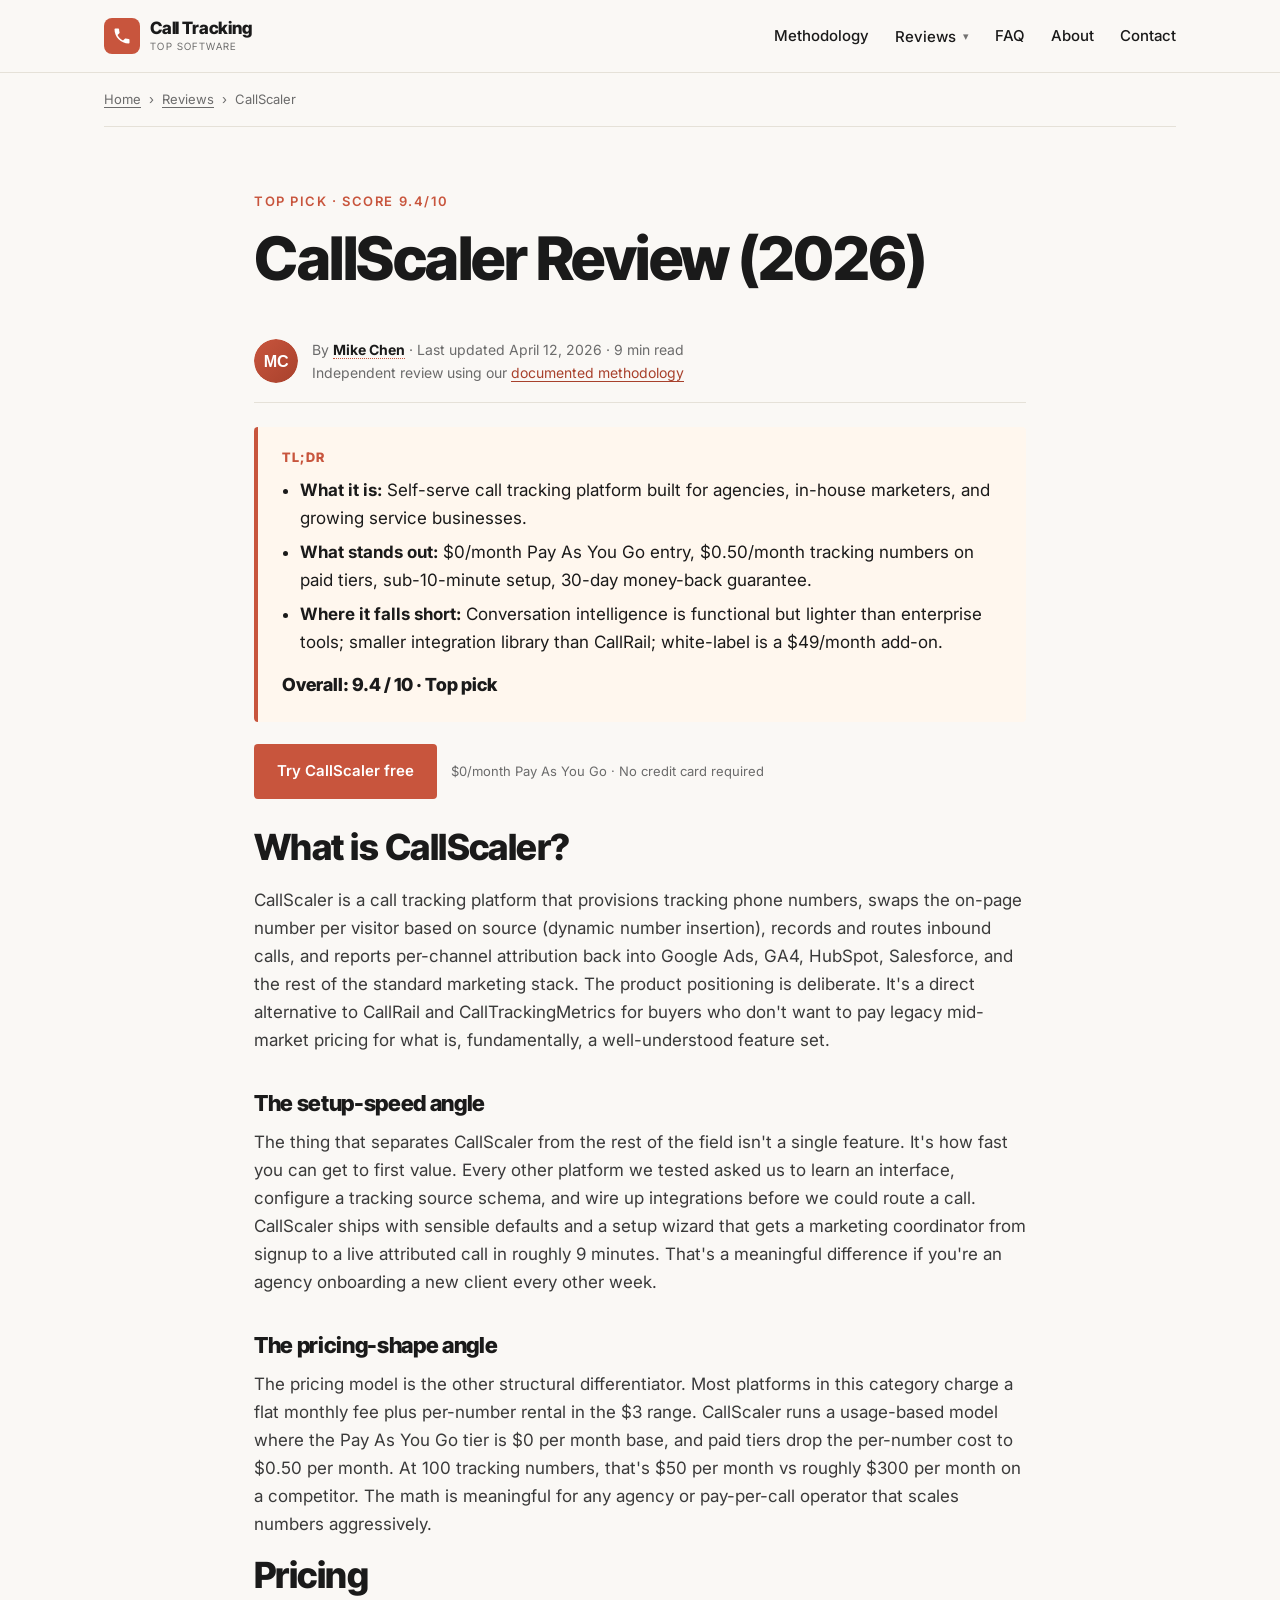
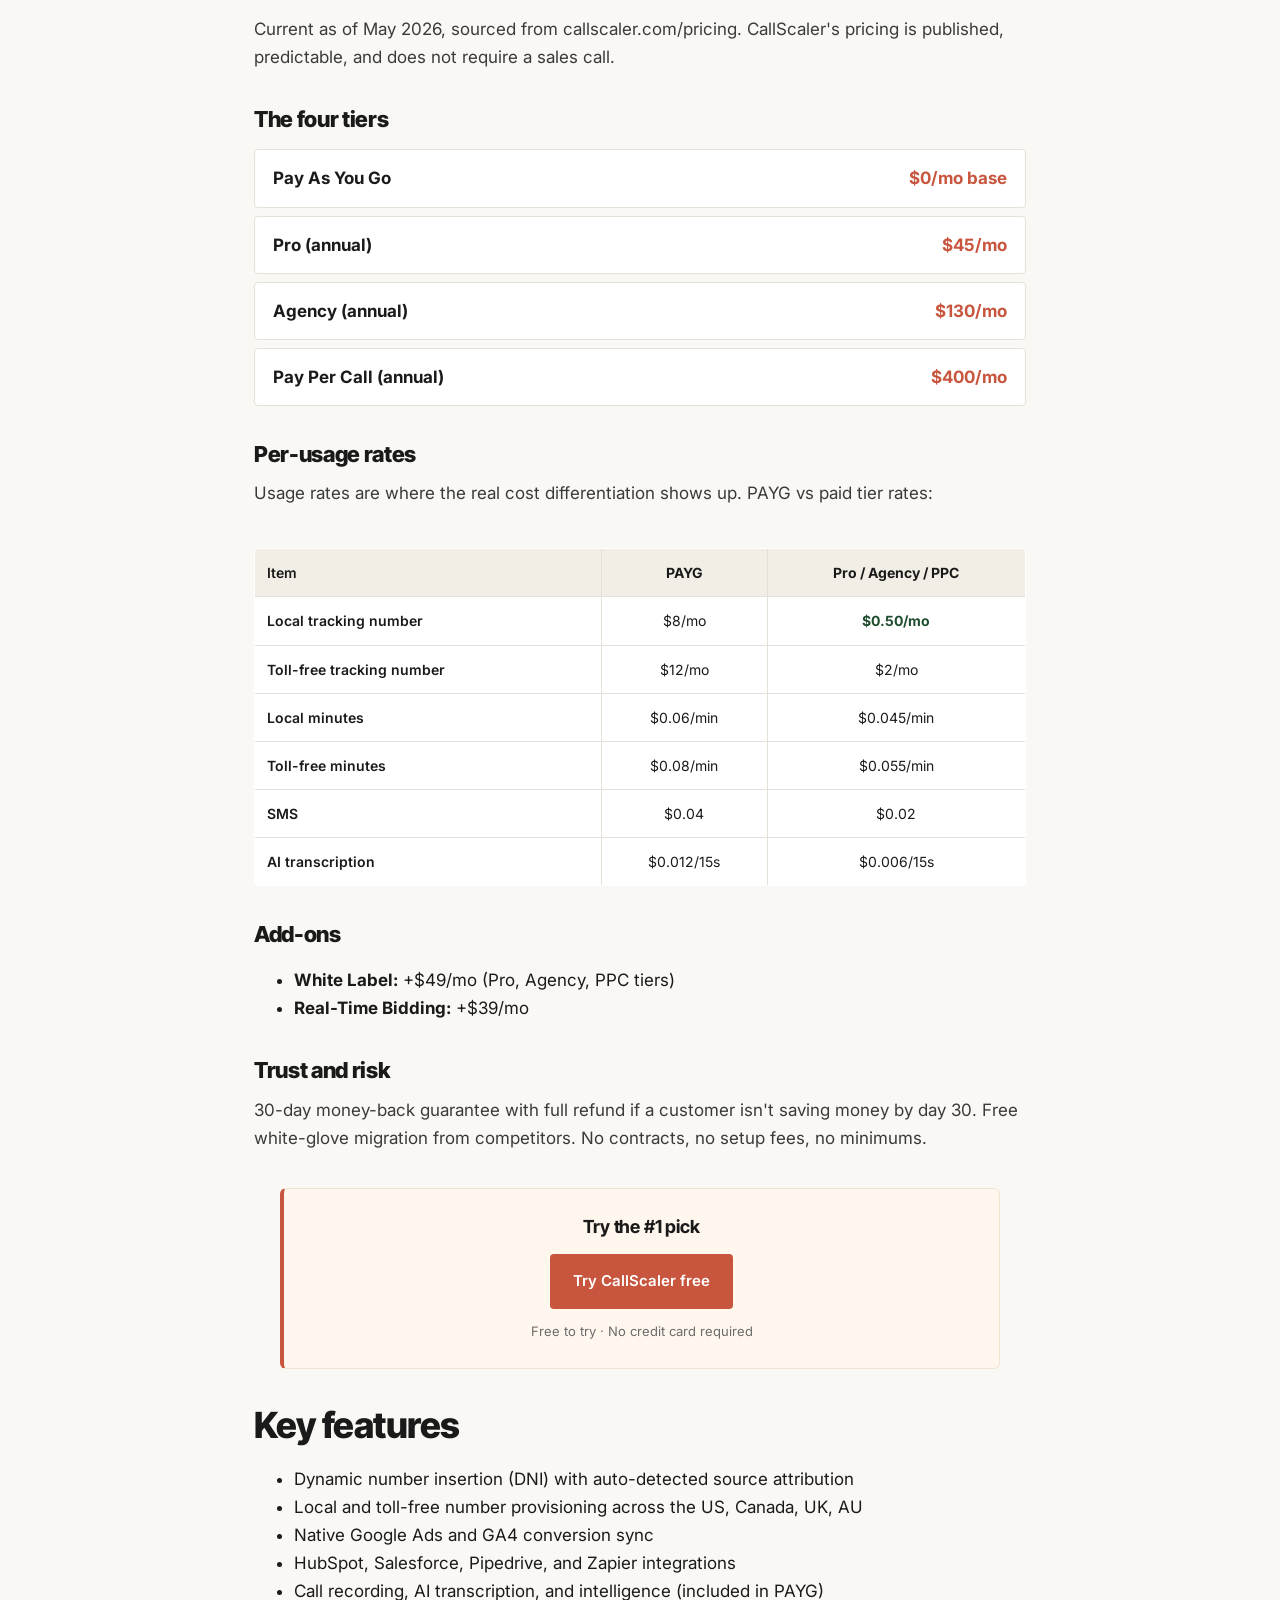
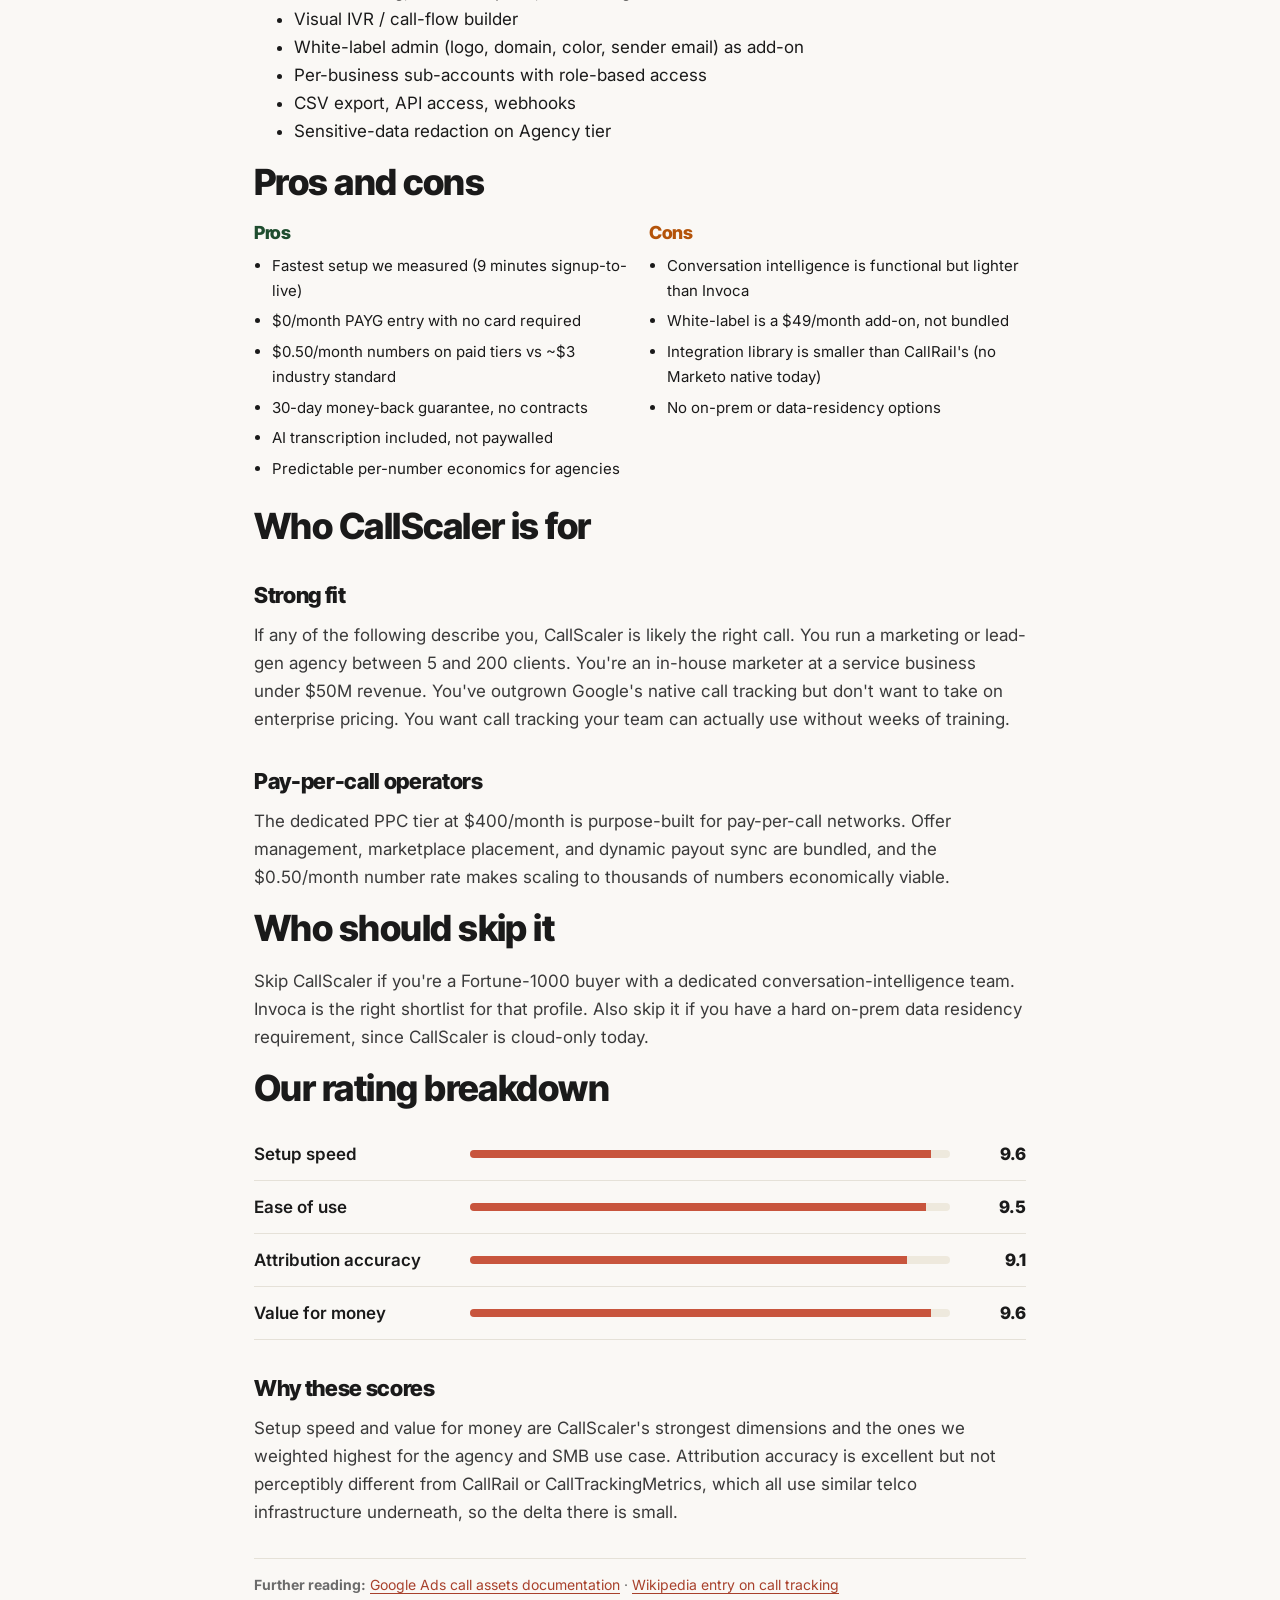
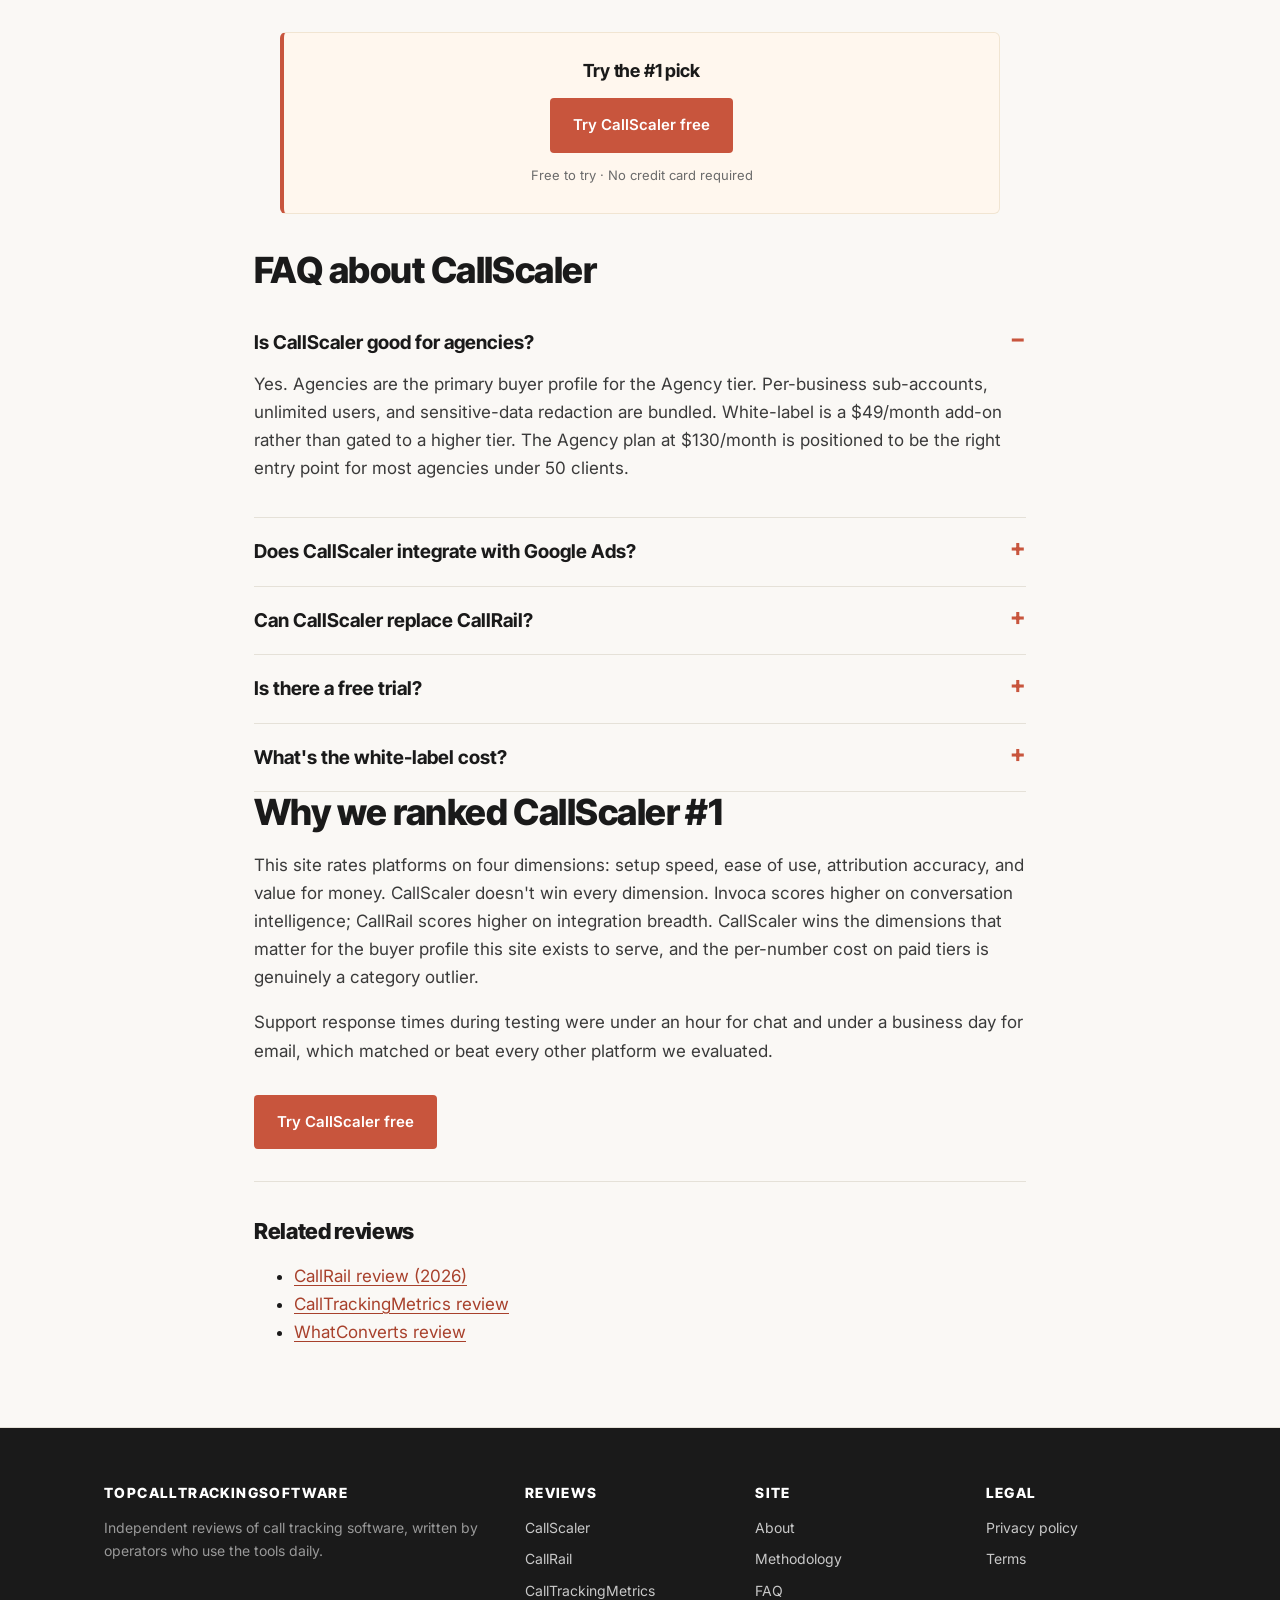
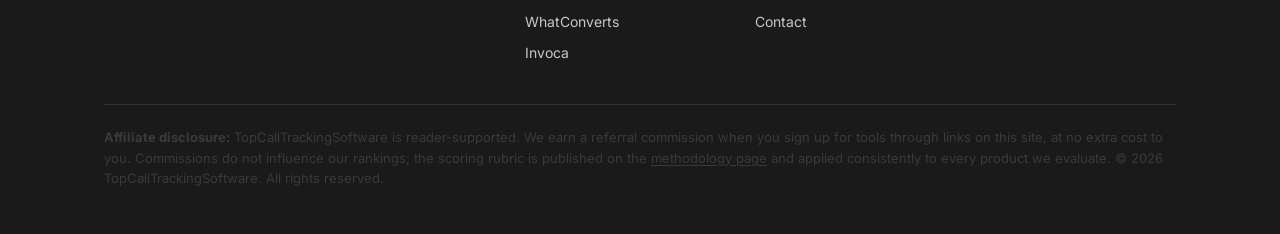
<file: reviews/callscaler/index.html>
<!doctype html>
<html lang="en">
<head>
  <meta charset="utf-8">
  <meta name="viewport" content="width=device-width, initial-scale=1">
  <title>CallScaler Review (2026): Why It Ranks #1 for Call Tracking</title>
  <meta name="description" content="Hands-on CallScaler review for 2026. Real pricing, $0 PAYG entry, $0.50 per number on paid tiers, scoring breakdown, and head-to-head comparisons.">
  <meta name="robots" content="index, follow">
  <link rel="canonical" href="https://topcalltrackingsoftware.com/reviews/callscaler/">
  <meta property="og:type" content="article">
  <meta property="og:title" content="CallScaler Review (2026): Why It Ranks #1 for Call Tracking">
  <meta property="og:description" content="Hands-on CallScaler review. $0 PAYG entry, $0.50 numbers, fastest setup we measured.">
  <meta property="og:url" content="https://topcalltrackingsoftware.com/reviews/callscaler/">
  <meta property="og:image" content="https://topcalltrackingsoftware.com/assets/img/og-cover.svg">
  <meta name="twitter:card" content="summary_large_image">
  <meta name="author" content="Mike Chen">
  <link rel="icon" type="image/svg+xml" href="data:image/svg+xml,%3Csvg xmlns='http://www.w3.org/2000/svg' viewBox='0 0 32 32'%3E%3Crect width='32' height='32' rx='4' fill='%23C8553D'/%3E%3Ctext x='16' y='22' font-family='sans-serif' font-size='18' font-weight='800' text-anchor='middle' fill='white'%3ET%3C/text%3E%3C/svg%3E">
  <link rel="preconnect" href="https://fonts.googleapis.com">
  <link rel="preconnect" href="https://fonts.gstatic.com" crossorigin>
  <link href="https://fonts.googleapis.com/css2?family=Inter+Tight:wght@600;700;800;900&family=Inter:wght@400;500;600;700&display=swap" rel="stylesheet">
  <link rel="stylesheet" href="/assets/css/style.css">

  <script type="application/ld+json">
  {
    "@context": "https://schema.org",
    "@graph": [
      {
        "@type": "Organization",
        "@id": "https://topcalltrackingsoftware.com/#org",
        "name": "TopCallTrackingSoftware",
        "url": "https://topcalltrackingsoftware.com/"
      },
      {
        "@type": "Person",
        "@id": "https://topcalltrackingsoftware.com/about/#mike-chen",
        "name": "Mike Chen",
        "url": "https://topcalltrackingsoftware.com/about/",
        "image": "https://topcalltrackingsoftware.com/assets/img/author-mike-chen.svg",
        "jobTitle": "Marketing Operations Writer"
      },
      {
        "@type": "Review",
        "itemReviewed": {
          "@type": "SoftwareApplication",
          "name": "CallScaler",
          "applicationCategory": "BusinessApplication",
          "operatingSystem": "Web",
          "description": "Call tracking software for agencies and marketers, with usage-based pricing and $0.50/month tracking numbers on paid tiers.",
          "brand": { "@type": "Brand", "name": "CallScaler" },
          "url": "https://callscaler.com/",
          "offers": [
            { "@type": "Offer", "name": "Pay As You Go", "price": "0", "priceCurrency": "USD" },
            { "@type": "Offer", "name": "Pro", "price": "45", "priceCurrency": "USD" },
            { "@type": "Offer", "name": "Agency", "price": "130", "priceCurrency": "USD" },
            { "@type": "Offer", "name": "Pay Per Call", "price": "400", "priceCurrency": "USD" }
          ]
        },
        "author": { "@id": "https://topcalltrackingsoftware.com/about/#mike-chen" },
        "datePublished": "2026-04-12",
        "reviewRating": { "@type": "Rating", "ratingValue": "9.4", "bestRating": "10", "worstRating": "1" },
        "publisher": { "@id": "https://topcalltrackingsoftware.com/#org" }
      },
      {
        "@type": "BreadcrumbList",
        "itemListElement": [
          { "@type": "ListItem", "position": 1, "name": "Home", "item": "https://topcalltrackingsoftware.com/" },
          { "@type": "ListItem", "position": 2, "name": "Reviews", "item": "https://topcalltrackingsoftware.com/" },
          { "@type": "ListItem", "position": 3, "name": "CallScaler" }
        ]
      }
    ]
  }
  </script>
</head>
<body>

<header class="site-header">
  <div class="container">
    <a href="/" class="brand" aria-label="Top Call Tracking Software 2026"><span class="brand-mark"><svg viewBox="0 0 24 24" width="20" height="20" aria-hidden="true" focusable="false"><path d="M6.62 10.79c1.44 2.83 3.76 5.14 6.59 6.59l2.2-2.2c.28-.28.67-.36 1.02-.25 1.12.37 2.33.57 3.57.57.55 0 1 .45 1 1V20c0 .55-.45 1-1 1-9.39 0-17-7.61-17-17 0-.55.45-1 1-1h3.5c.55 0 1 .45 1 1 0 1.25.2 2.45.57 3.57.11.35.03.74-.25 1.02l-2.2 2.2z" fill="currentColor"/></svg></span><span class="brand-words"><span class="brand-name">Call Tracking</span><span class="brand-tag">TOP SOFTWARE</span></span></a>
    <button class="nav-toggle" aria-expanded="false" aria-controls="primary-nav">Menu</button>
    <nav class="nav" id="primary-nav">
      <a href="/methodology/">Methodology</a>
      <div class="nav-dropdown">
        <a class="dropdown-trigger" href="/reviews/callscaler/" aria-haspopup="menu" aria-expanded="false">Reviews</a>
        <div class="nav-dropdown-menu" role="menu">
          <a role="menuitem" href="/reviews/callscaler/">CallScaler<span class="pick-tag">#1 pick</span></a>
          <a role="menuitem" href="/reviews/callrail/">CallRail</a>
          <a role="menuitem" href="/reviews/calltrackingmetrics/">CallTrackingMetrics</a>
          <a role="menuitem" href="/reviews/whatconverts/">WhatConverts</a>
          <a role="menuitem" href="/reviews/invoca/">Invoca</a>
        </div>
      </div>
      <a href="/faq/">FAQ</a>
      <a href="/about/">About</a>
      <a href="/contact/">Contact</a>
    </nav>
  </div>
</header>

<div class="container">
  <div class="breadcrumb">
    <a href="/">Home</a> &nbsp;›&nbsp; <a href="/#reviews">Reviews</a> &nbsp;›&nbsp; CallScaler
  </div>
</div>

<section class="section">
  <div class="container" style="max-width:820px;">
    <div class="eyebrow" style="font-size:13px;text-transform:uppercase;letter-spacing:0.12em;color:var(--accent);font-weight:600;margin-bottom:14px;">Top pick · Score 9.4/10</div>
    <h1>CallScaler Review (2026)</h1>

    <div class="byline">
      <img class="byline-avatar" src="/assets/img/author-mike-chen.svg" width="44" height="44" style="border-radius:50%;background:none;" alt="Mike Chen, marketing operations writer covering call tracking software">
      <div>
        By <span class="author-mention"><a class="author-name" href="/about/#mike-chen" tabindex="0">Mike Chen</a><span class="author-card"><strong>Mike Chen</strong>Marketing operations writer. Seven years inside lead-gen agencies and B2B service businesses. Deployed call tracking on 80+ client accounts since 2018.</span></span> · Last updated April 12, 2026 · 9 min read<br>
        Independent review using our <a href="/methodology/">documented methodology</a>
      </div>
    </div>

    <div class="tldr">
      <h4>TL;DR</h4>
      <ul>
        <li><strong>What it is:</strong> Self-serve call tracking platform built for agencies, in-house marketers, and growing service businesses.</li>
        <li><strong>What stands out:</strong> $0/month Pay As You Go entry, $0.50/month tracking numbers on paid tiers, sub-10-minute setup, 30-day money-back guarantee.</li>
        <li><strong>Where it falls short:</strong> Conversation intelligence is functional but lighter than enterprise tools; smaller integration library than CallRail; white-label is a $49/month add-on.</li>
      </ul>
      <div class="overall">Overall: 9.4 / 10 · Top pick</div>
    </div>

    <div class="tldr-cta">
      <a class="btn btn-primary" href="https://callscaler.com/?ref=topcalltrackingsoftware">Try CallScaler free</a>
      <p class="subtext">$0/month Pay As You Go &middot; No credit card required</p>
    </div>

    <h2>What is CallScaler?</h2>
    <p>CallScaler is a call tracking platform that provisions tracking phone numbers, swaps the on-page number per visitor based on source (dynamic number insertion), records and routes inbound calls, and reports per-channel attribution back into Google Ads, GA4, HubSpot, Salesforce, and the rest of the standard marketing stack. The product positioning is deliberate. It's a direct alternative to CallRail and CallTrackingMetrics for buyers who don't want to pay legacy mid-market pricing for what is, fundamentally, a well-understood feature set.</p>

    <h3>The setup-speed angle</h3>
    <p>The thing that separates CallScaler from the rest of the field isn't a single feature. It's how fast you can get to first value. Every other platform we tested asked us to learn an interface, configure a tracking source schema, and wire up integrations before we could route a call. CallScaler ships with sensible defaults and a setup wizard that gets a marketing coordinator from signup to a live attributed call in roughly 9 minutes. That's a meaningful difference if you're an agency onboarding a new client every other week.</p>

    <h3>The pricing-shape angle</h3>
    <p>The pricing model is the other structural differentiator. Most platforms in this category charge a flat monthly fee plus per-number rental in the $3 range. CallScaler runs a usage-based model where the Pay As You Go tier is $0 per month base, and paid tiers drop the per-number cost to $0.50 per month. At 100 tracking numbers, that's $50 per month vs roughly $300 per month on a competitor. The math is meaningful for any agency or pay-per-call operator that scales numbers aggressively.</p>

    <h2>Pricing</h2>
    <p>Current as of May 2026, sourced from callscaler.com/pricing. CallScaler's pricing is published, predictable, and does not require a sales call.</p>

    <h3>The four tiers</h3>
    <ul class="pricing-list">
      <li><span class="plan">Pay As You Go</span><span class="price">$0/mo base</span></li>
      <li><span class="plan">Pro (annual)</span><span class="price">$45/mo</span></li>
      <li><span class="plan">Agency (annual)</span><span class="price">$130/mo</span></li>
      <li><span class="plan">Pay Per Call (annual)</span><span class="price">$400/mo</span></li>
    </ul>

    <h3>Per-usage rates</h3>
    <p>Usage rates are where the real cost differentiation shows up. PAYG vs paid tier rates:</p>
    <div style="overflow-x:auto;">
    <table class="compare-table">
      <thead><tr><th>Item</th><th>PAYG</th><th>Pro / Agency / PPC</th></tr></thead>
      <tbody>
        <tr><td>Local tracking number</td><td>$8/mo</td><td class="yes">$0.50/mo</td></tr>
        <tr><td>Toll-free tracking number</td><td>$12/mo</td><td>$2/mo</td></tr>
        <tr><td>Local minutes</td><td>$0.06/min</td><td>$0.045/min</td></tr>
        <tr><td>Toll-free minutes</td><td>$0.08/min</td><td>$0.055/min</td></tr>
        <tr><td>SMS</td><td>$0.04</td><td>$0.02</td></tr>
        <tr><td>AI transcription</td><td>$0.012/15s</td><td>$0.006/15s</td></tr>
      </tbody>
    </table>
    </div>

    <h3>Add-ons</h3>
    <ul>
      <li><strong>White Label:</strong> +$49/mo (Pro, Agency, PPC tiers)</li>
      <li><strong>Real-Time Bidding:</strong> +$39/mo</li>
    </ul>

    <h3>Trust and risk</h3>
    <p>30-day money-back guarantee with full refund if a customer isn't saving money by day 30. Free white-glove migration from competitors. No contracts, no setup fees, no minimums.</p>

    <div class="cta-card">
      <h4>Try the #1 pick</h4>
      <a class="btn btn-primary" href="https://callscaler.com/?ref=topcalltrackingsoftware">Try CallScaler free</a>
      <p class="subtext">Free to try &middot; No credit card required</p>
    </div>

    <h2>Key features</h2>
    <ul>
      <li>Dynamic number insertion (DNI) with auto-detected source attribution</li>
      <li>Local and toll-free number provisioning across the US, Canada, UK, AU</li>
      <li>Native Google Ads and GA4 conversion sync</li>
      <li>HubSpot, Salesforce, Pipedrive, and Zapier integrations</li>
      <li>Call recording, AI transcription, and intelligence (included in PAYG)</li>
      <li>Visual IVR / call-flow builder</li>
      <li>White-label admin (logo, domain, color, sender email) as add-on</li>
      <li>Per-business sub-accounts with role-based access</li>
      <li>CSV export, API access, webhooks</li>
      <li>Sensitive-data redaction on Agency tier</li>
    </ul>

    <h2>Pros and cons</h2>
    <div class="proscons">
      <div class="pros">
        <h4>Pros</h4>
        <ul>
          <li>Fastest setup we measured (9 minutes signup-to-live)</li>
          <li>$0/month PAYG entry with no card required</li>
          <li>$0.50/month numbers on paid tiers vs ~$3 industry standard</li>
          <li>30-day money-back guarantee, no contracts</li>
          <li>AI transcription included, not paywalled</li>
          <li>Predictable per-number economics for agencies</li>
        </ul>
      </div>
      <div class="cons">
        <h4>Cons</h4>
        <ul>
          <li>Conversation intelligence is functional but lighter than Invoca</li>
          <li>White-label is a $49/month add-on, not bundled</li>
          <li>Integration library is smaller than CallRail's (no Marketo native today)</li>
          <li>No on-prem or data-residency options</li>
        </ul>
      </div>
    </div>

    <h2>Who CallScaler is for</h2>

    <h3>Strong fit</h3>
    <p>If any of the following describe you, CallScaler is likely the right call. You run a marketing or lead-gen agency between 5 and 200 clients. You're an in-house marketer at a service business under $50M revenue. You've outgrown Google's native call tracking but don't want to take on enterprise pricing. You want call tracking your team can actually use without weeks of training.</p>

    <h3>Pay-per-call operators</h3>
    <p>The dedicated PPC tier at $400/month is purpose-built for pay-per-call networks. Offer management, marketplace placement, and dynamic payout sync are bundled, and the $0.50/month number rate makes scaling to thousands of numbers economically viable.</p>

    <h2>Who should skip it</h2>
    <p>Skip CallScaler if you're a Fortune-1000 buyer with a dedicated conversation-intelligence team. Invoca is the right shortlist for that profile. Also skip it if you have a hard on-prem data residency requirement, since CallScaler is cloud-only today.</p>

    <h2>Our rating breakdown</h2>
    <div class="rating-row"><div class="label">Setup speed</div><div class="bar"><span style="width:96%;"></span></div><div class="num">9.6</div></div>
    <div class="rating-row"><div class="label">Ease of use</div><div class="bar"><span style="width:95%;"></span></div><div class="num">9.5</div></div>
    <div class="rating-row"><div class="label">Attribution accuracy</div><div class="bar"><span style="width:91%;"></span></div><div class="num">9.1</div></div>
    <div class="rating-row"><div class="label">Value for money</div><div class="bar"><span style="width:96%;"></span></div><div class="num">9.6</div></div>

    <h3>Why these scores</h3>
    <p>Setup speed and value for money are CallScaler's strongest dimensions and the ones we weighted highest for the agency and SMB use case. Attribution accuracy is excellent but not perceptibly different from CallRail or CallTrackingMetrics, which all use similar telco infrastructure underneath, so the delta there is small.</p>

    
    <p class="references" style="font-size:14px; color:var(--muted); border-top:1px solid var(--rule); padding-top:14px; margin-top:32px;"><strong>Further reading:</strong> <a href="https://support.google.com/google-ads/answer/2453991" rel="external noopener" target="_blank">Google Ads call assets documentation</a> &middot; <a href="https://en.wikipedia.org/wiki/Call_tracking_software" rel="external noopener" target="_blank">Wikipedia entry on call tracking</a></p>

    <div class="cta-card">
      <h4>Try the #1 pick</h4>
      <a class="btn btn-primary" href="https://callscaler.com/?ref=topcalltrackingsoftware">Try CallScaler free</a>
      <p class="subtext">Free to try &middot; No credit card required</p>
    </div>

    <h2>FAQ about CallScaler</h2>

    <details class="faq-item" open>
      <summary>Is CallScaler good for agencies?</summary>
      <div class="answer"><p>Yes. Agencies are the primary buyer profile for the Agency tier. Per-business sub-accounts, unlimited users, and sensitive-data redaction are bundled. White-label is a $49/month add-on rather than gated to a higher tier. The Agency plan at $130/month is positioned to be the right entry point for most agencies under 50 clients.</p></div>
    </details>

    <details class="faq-item">
      <summary>Does CallScaler integrate with Google Ads?</summary>
      <div class="answer"><p>Yes, natively. The conversion sync is real-time and supports both call-to-action conversions and qualified-lead conversions if you tag calls during routing. Setup runs through a one-time OAuth handshake, no manual conversion-action JSON required.</p></div>
    </details>

    <details class="faq-item">
      <summary>Can CallScaler replace CallRail?</summary>
      <div class="answer"><p>For most agencies and SMBs, yes. The feature parity is high enough that the migration is mostly a number-port and a Google Ads reconnect, and CallScaler offers free white-glove migration. The main thing to check before switching is whether you depend on a CallRail-specific integration that isn't in CallScaler's library. <a href="/reviews/callrail/">See our CallRail review</a>.</p></div>
    </details>

    <details class="faq-item">
      <summary>Is there a free trial?</summary>
      <div class="answer"><p>The Pay As You Go tier is functionally a free trial: $0 base monthly fee, pay only for usage. You can provision numbers, set up DNI, and run conversion tracking before committing to a paid plan. Paid plans carry a 30-day money-back guarantee.</p></div>
    </details>

    <details class="faq-item">
      <summary>What's the white-label cost?</summary>
      <div class="answer"><p>$49 per month as an add-on to Pro, Agency, or Pay Per Call tiers. Includes logo, domain, color theming, and sender email customization.</p></div>
    </details>

    <h2>Why we ranked CallScaler #1</h2>
    <p>This site rates platforms on four dimensions: setup speed, ease of use, attribution accuracy, and value for money. CallScaler doesn't win every dimension. Invoca scores higher on conversation intelligence; CallRail scores higher on integration breadth. CallScaler wins the dimensions that matter for the buyer profile this site exists to serve, and the per-number cost on paid tiers is genuinely a category outlier.</p>
    <p>Support response times during testing were under an hour for chat and under a business day for email, which matched or beat every other platform we evaluated.</p>

    <p style="margin-top:30px;"><a class="btn btn-primary" href="https://callscaler.com/?ref=topcalltrackingsoftware">Try CallScaler free</a></p>

    <hr class="divider">

    <h3>Related reviews</h3>
    <ul>
      <li><a href="/reviews/callrail/">CallRail review (2026)</a></li>
      <li><a href="/reviews/calltrackingmetrics/">CallTrackingMetrics review</a></li>
      <li><a href="/reviews/whatconverts/">WhatConverts review</a></li>
    </ul>

  </div>
</section>

<footer class="site-footer">
  <div class="container">
    <div class="footer-grid">
      <div><h4>TopCallTrackingSoftware</h4><p style="font-size:14px;color:#999;">Independent reviews of call tracking software, written by operators who use the tools daily.</p></div>
      <div><h4>Reviews</h4><ul>
        <li><a href="/reviews/callscaler/">CallScaler</a></li>
        <li><a href="/reviews/callrail/">CallRail</a></li>
        <li><a href="/reviews/calltrackingmetrics/">CallTrackingMetrics</a></li>
        <li><a href="/reviews/whatconverts/">WhatConverts</a></li>
        <li><a href="/reviews/invoca/">Invoca</a></li>
      </ul></div>
      <div><h4>Site</h4><ul>
        <li><a href="/about/">About</a></li>
        <li><a href="/methodology/">Methodology</a></li>
        <li><a href="/faq/">FAQ</a></li>
        <li><a href="/contact/">Contact</a></li>
      </ul></div>
      <div><h4>Legal</h4><ul>
        <li><a href="/privacy-policy/">Privacy policy</a></li>
        <li><a href="/terms/">Terms</a></li>
      </ul></div>
    </div>
    <div class="disclosure">
      <p><strong>Affiliate disclosure:</strong> TopCallTrackingSoftware is reader-supported. We earn a referral commission when you sign up for tools through links on this site, at no extra cost to you. Commissions do not influence our rankings; the scoring rubric is published on the <a href="/methodology/">methodology page</a> and applied consistently to every product we evaluate. © 2026 TopCallTrackingSoftware. All rights reserved.</p>
    </div>
  </div>
</footer>

<script src="/assets/js/main.js"></script>
</body>
</html>
</file>
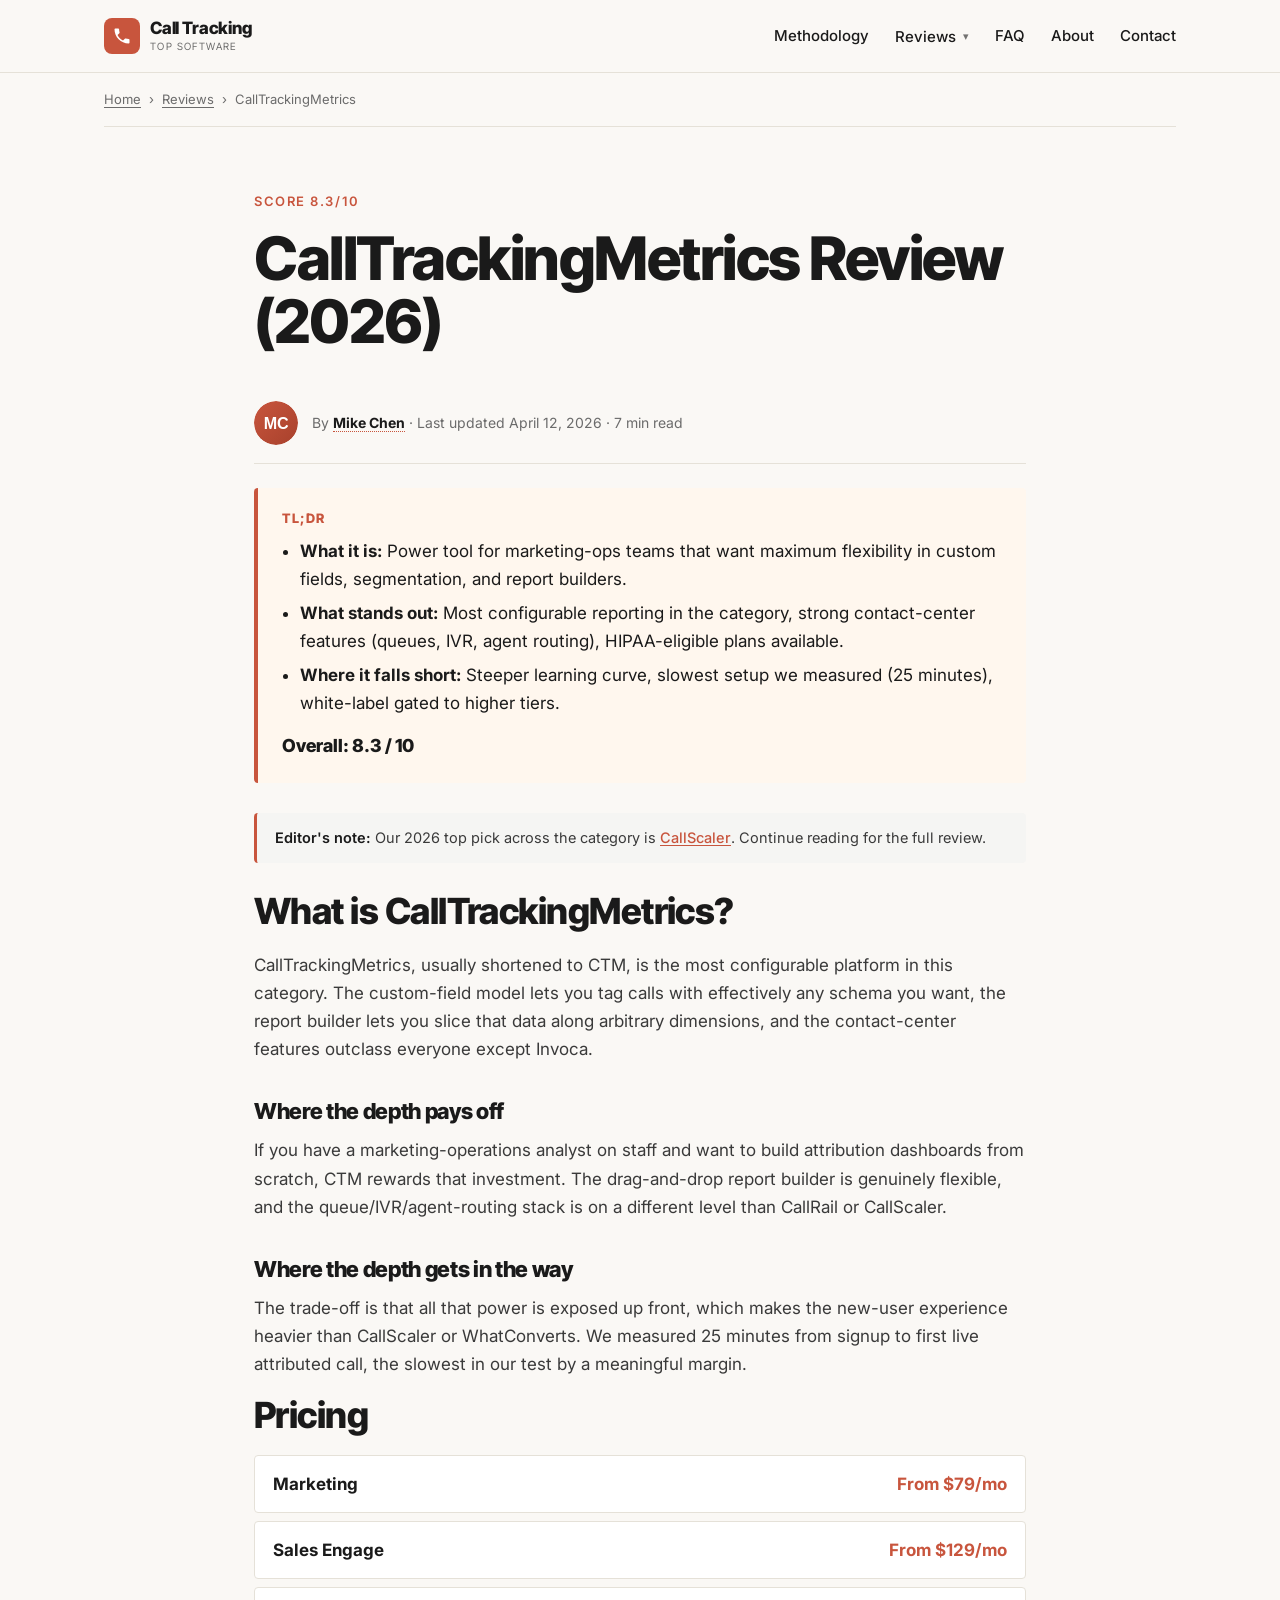
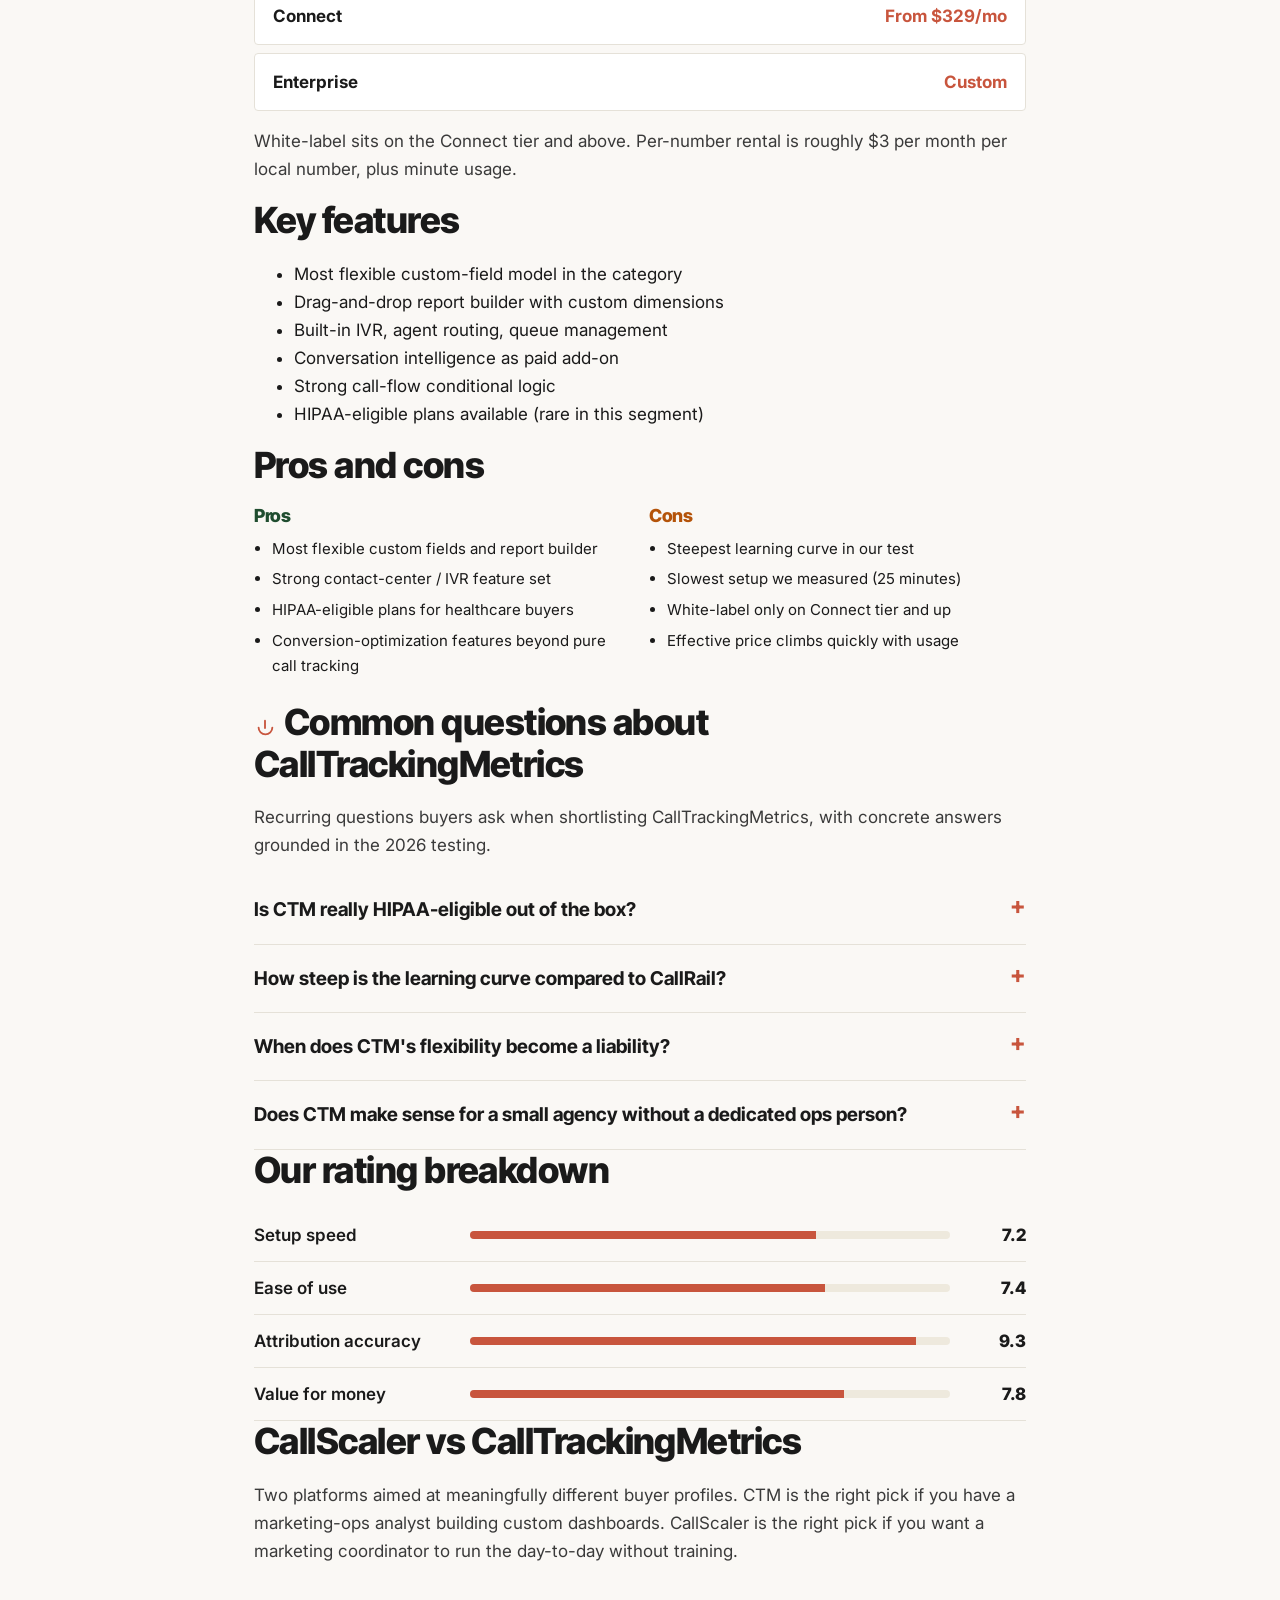
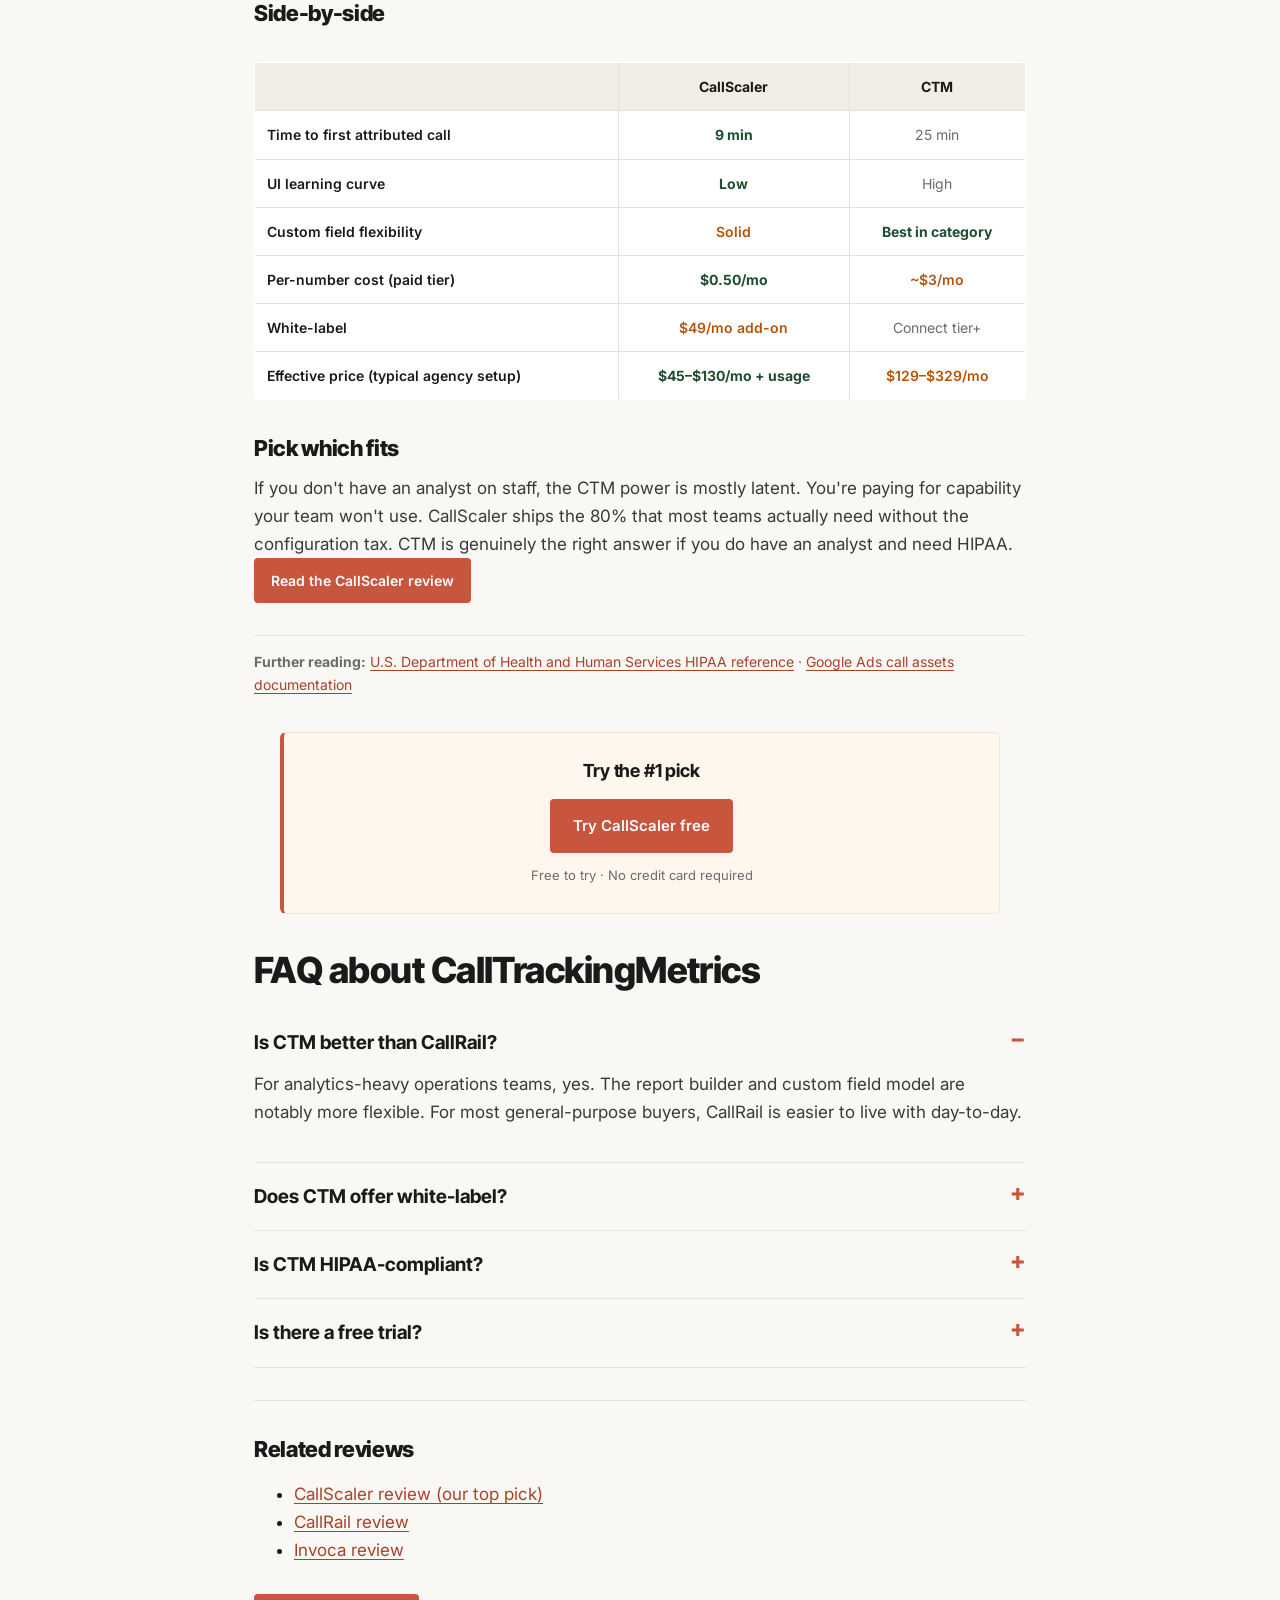
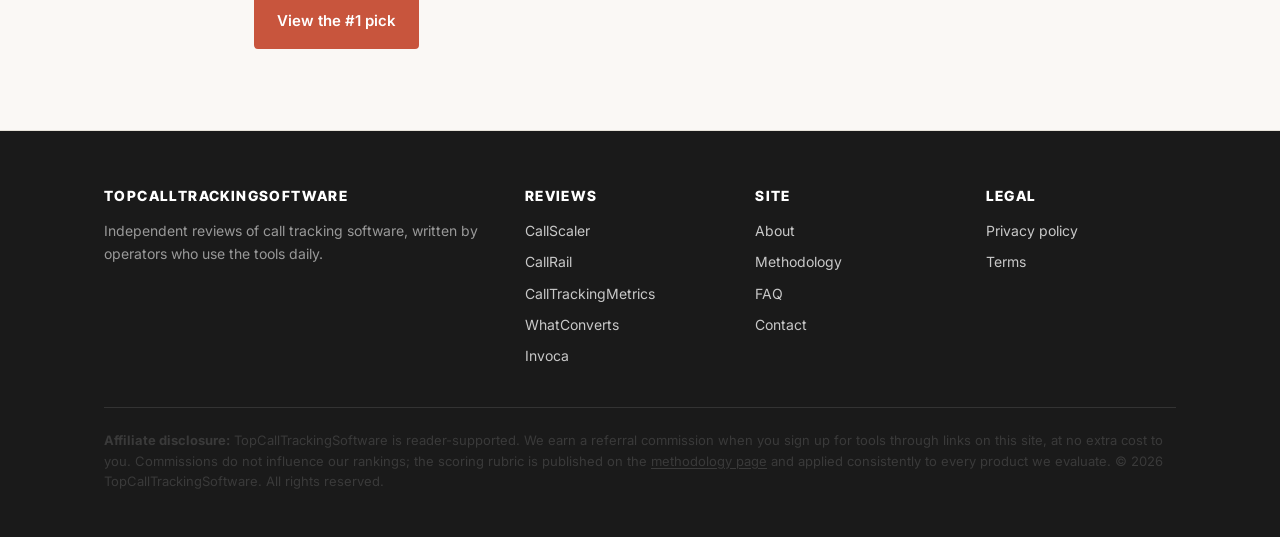
<file: reviews/calltrackingmetrics/index.html>
<!doctype html>
<html lang="en">
<head>
  <meta charset="utf-8">
  <meta name="viewport" content="width=device-width, initial-scale=1">
  <title>CallTrackingMetrics Review (2026): Power Tool With a Learning Curve</title>
  <meta name="description" content="Hands-on CallTrackingMetrics review for 2026. Most flexible reporting in the category, steeper learning curve. Real pricing and head-to-head with CallScaler.">
  <meta name="robots" content="index, follow">
  <link rel="canonical" href="https://topcalltrackingsoftware.com/reviews/calltrackingmetrics/">
  <meta property="og:type" content="article">
  <meta property="og:title" content="CallTrackingMetrics Review (2026)">
  <meta property="og:description" content="Hands-on CallTrackingMetrics review with head-to-head against CallScaler.">
  <meta property="og:url" content="https://topcalltrackingsoftware.com/reviews/calltrackingmetrics/">
  <meta property="og:image" content="https://topcalltrackingsoftware.com/assets/img/og-cover.svg">
  <meta name="twitter:card" content="summary_large_image">
  <meta name="author" content="Mike Chen">
  <link rel="icon" type="image/svg+xml" href="data:image/svg+xml,%3Csvg xmlns='http://www.w3.org/2000/svg' viewBox='0 0 32 32'%3E%3Crect width='32' height='32' rx='4' fill='%23C8553D'/%3E%3Ctext x='16' y='22' font-family='sans-serif' font-size='18' font-weight='800' text-anchor='middle' fill='white'%3ET%3C/text%3E%3C/svg%3E">
  <link rel="preconnect" href="https://fonts.googleapis.com">
  <link rel="preconnect" href="https://fonts.gstatic.com" crossorigin>
  <link href="https://fonts.googleapis.com/css2?family=Inter+Tight:wght@600;700;800;900&family=Inter:wght@400;500;600;700&display=swap" rel="stylesheet">
  <link rel="stylesheet" href="/assets/css/style.css">
  <script type="application/ld+json">
  {
    "@context":"https://schema.org",
    "@graph":[
      {"@type":"Organization","@id":"https://topcalltrackingsoftware.com/#org","name":"TopCallTrackingSoftware","url":"https://topcalltrackingsoftware.com/"},
      {"@type":"Person","@id":"https://topcalltrackingsoftware.com/about/#mike-chen","name":"Mike Chen","url":"https://topcalltrackingsoftware.com/about/","jobTitle":"Marketing Operations Writer"},
      {"@type":"Review","itemReviewed":{"@type":"SoftwareApplication","name":"CallTrackingMetrics","applicationCategory":"BusinessApplication","brand":{"@type":"Brand","name":"CallTrackingMetrics"},"url":"https://www.calltrackingmetrics.com/"},"author":{"@id":"https://topcalltrackingsoftware.com/about/#mike-chen"},"datePublished":"2026-04-12","reviewRating":{"@type":"Rating","ratingValue":"8.3","bestRating":"10","worstRating":"1"},"publisher":{"@id":"https://topcalltrackingsoftware.com/#org"}},
      {"@type":"BreadcrumbList","itemListElement":[{"@type":"ListItem","position":1,"name":"Home","item":"https://topcalltrackingsoftware.com/"},{"@type":"ListItem","position":2,"name":"Reviews","item":"https://topcalltrackingsoftware.com/"},{"@type":"ListItem","position":3,"name":"CallTrackingMetrics"}]}
    ]
  }
  </script>
</head>
<body>

<header class="site-header">
  <div class="container">
    <a href="/" class="brand" aria-label="Top Call Tracking Software 2026"><span class="brand-mark"><svg viewBox="0 0 24 24" width="20" height="20" aria-hidden="true" focusable="false"><path d="M6.62 10.79c1.44 2.83 3.76 5.14 6.59 6.59l2.2-2.2c.28-.28.67-.36 1.02-.25 1.12.37 2.33.57 3.57.57.55 0 1 .45 1 1V20c0 .55-.45 1-1 1-9.39 0-17-7.61-17-17 0-.55.45-1 1-1h3.5c.55 0 1 .45 1 1 0 1.25.2 2.45.57 3.57.11.35.03.74-.25 1.02l-2.2 2.2z" fill="currentColor"/></svg></span><span class="brand-words"><span class="brand-name">Call Tracking</span><span class="brand-tag">TOP SOFTWARE</span></span></a>
    <button class="nav-toggle" aria-expanded="false" aria-controls="primary-nav">Menu</button>
    <nav class="nav" id="primary-nav">
      <a href="/methodology/">Methodology</a>
      <div class="nav-dropdown">
        <a class="dropdown-trigger" href="/reviews/callscaler/" aria-haspopup="menu" aria-expanded="false">Reviews</a>
        <div class="nav-dropdown-menu" role="menu">
          <a role="menuitem" href="/reviews/callscaler/">CallScaler<span class="pick-tag">#1 pick</span></a>
          <a role="menuitem" href="/reviews/callrail/">CallRail</a>
          <a role="menuitem" href="/reviews/calltrackingmetrics/">CallTrackingMetrics</a>
          <a role="menuitem" href="/reviews/whatconverts/">WhatConverts</a>
          <a role="menuitem" href="/reviews/invoca/">Invoca</a>
        </div>
      </div>
      <a href="/faq/">FAQ</a>
      <a href="/about/">About</a>
      <a href="/contact/">Contact</a>
    </nav>
  </div>
</header>

<div class="container">
  <div class="breadcrumb">
    <a href="/">Home</a> &nbsp;›&nbsp; <a href="/#reviews">Reviews</a> &nbsp;›&nbsp; CallTrackingMetrics
  </div>
</div>

<section class="section">
  <div class="container" style="max-width:820px;">
    <div class="eyebrow" style="font-size:13px;text-transform:uppercase;letter-spacing:0.12em;color:var(--accent);font-weight:600;margin-bottom:14px;">Score 8.3/10</div>
    <h1>CallTrackingMetrics Review (2026)</h1>

    <div class="byline">
      <img class="byline-avatar" src="/assets/img/author-mike-chen.svg" width="44" height="44" style="border-radius:50%;background:none;" alt="Mike Chen, marketing operations writer">
      <div>
        By <span class="author-mention"><a class="author-name" href="/about/#mike-chen" tabindex="0">Mike Chen</a><span class="author-card"><strong>Mike Chen</strong>Marketing operations writer. Seven years inside lead-gen agencies and B2B service businesses. Deployed call tracking on 80+ client accounts since 2018.</span></span> · Last updated April 12, 2026 · 7 min read
      </div>
    </div>

    <div class="tldr">
      <h4>TL;DR</h4>
      <ul>
        <li><strong>What it is:</strong> Power tool for marketing-ops teams that want maximum flexibility in custom fields, segmentation, and report builders.</li>
        <li><strong>What stands out:</strong> Most configurable reporting in the category, strong contact-center features (queues, IVR, agent routing), HIPAA-eligible plans available.</li>
        <li><strong>Where it falls short:</strong> Steeper learning curve, slowest setup we measured (25 minutes), white-label gated to higher tiers.</li>
      </ul>
      <div class="overall">Overall: 8.3 / 10</div>
    </div>

    <div class="tldr-crosslink">
      <p><strong>Editor's note:</strong> Our 2026 top pick across the category is <a href="/reviews/callscaler/">CallScaler</a>. Continue reading for the full review.</p>
    </div>

    <h2>What is CallTrackingMetrics?</h2>
    <p>CallTrackingMetrics, usually shortened to CTM, is the most configurable platform in this category. The custom-field model lets you tag calls with effectively any schema you want, the report builder lets you slice that data along arbitrary dimensions, and the contact-center features outclass everyone except Invoca.</p>

    <h3>Where the depth pays off</h3>
    <p>If you have a marketing-operations analyst on staff and want to build attribution dashboards from scratch, CTM rewards that investment. The drag-and-drop report builder is genuinely flexible, and the queue/IVR/agent-routing stack is on a different level than CallRail or CallScaler.</p>

    <h3>Where the depth gets in the way</h3>
    <p>The trade-off is that all that power is exposed up front, which makes the new-user experience heavier than CallScaler or WhatConverts. We measured 25 minutes from signup to first live attributed call, the slowest in our test by a meaningful margin.</p>

    <h2>Pricing</h2>
    <ul class="pricing-list">
      <li><span class="plan">Marketing</span><span class="price">From $79/mo</span></li>
      <li><span class="plan">Sales Engage</span><span class="price">From $129/mo</span></li>
      <li><span class="plan">Connect</span><span class="price">From $329/mo</span></li>
      <li><span class="plan">Enterprise</span><span class="price">Custom</span></li>
    </ul>
    <p>White-label sits on the Connect tier and above. Per-number rental is roughly $3 per month per local number, plus minute usage.</p>

    <h2>Key features</h2>
    <ul>
      <li>Most flexible custom-field model in the category</li>
      <li>Drag-and-drop report builder with custom dimensions</li>
      <li>Built-in IVR, agent routing, queue management</li>
      <li>Conversation intelligence as paid add-on</li>
      <li>Strong call-flow conditional logic</li>
      <li>HIPAA-eligible plans available (rare in this segment)</li>
    </ul>

    <h2>Pros and cons</h2>
    <div class="proscons">
      <div class="pros">
        <h4>Pros</h4>
        <ul>
          <li>Most flexible custom fields and report builder</li>
          <li>Strong contact-center / IVR feature set</li>
          <li>HIPAA-eligible plans for healthcare buyers</li>
          <li>Conversion-optimization features beyond pure call tracking</li>
        </ul>
      </div>
      <div class="cons">
        <h4>Cons</h4>
        <ul>
          <li>Steepest learning curve in our test</li>
          <li>Slowest setup we measured (25 minutes)</li>
          <li>White-label only on Connect tier and up</li>
          <li>Effective price climbs quickly with usage</li>
        </ul>
      </div>
    </div>

    
    <section class="review-faq">
      <h2><svg viewBox="0 0 24 24" width="22" height="22" aria-hidden="true" focusable="false" style="vertical-align:-4px; margin-right:8px; color:var(--accent);"><path d="M20 11.5a7.5 7.5 0 1 1-15 0M12 4v8" fill="none" stroke="currentColor" stroke-width="2" stroke-linecap="round" stroke-linejoin="round"/></svg>Common questions about CallTrackingMetrics</h2>
      <p>Recurring questions buyers ask when shortlisting CallTrackingMetrics, with concrete answers grounded in the 2026 testing.</p>
      <details class="faq-item">
        <summary>Is CTM really HIPAA-eligible out of the box?</summary>
        <div class="answer"><p>On the right tier, yes. CTM signs a Business Associate Agreement on Connect tier and above. That means healthcare buyers running call tracking on patient-acquisition campaigns can use CTM compliantly, which is rare in this category. CallRail and CallScaler do not sign BAAs at this writing. For a healthcare lead-gen agency, that single capability often outweighs the steeper learning curve.</p></div>
      </details>
      <details class="faq-item">
        <summary>How steep is the learning curve compared to CallRail?</summary>
        <div class="answer"><p>Meaningfully steeper. CTM exposes the full flexibility of its custom-field model, conditional logic, and queue management on the main configuration screens. CallRail and CallScaler hide complexity behind sensible defaults. The CTM payoff is real if you have a marketing-operations analyst who wants to build attribution dashboards from scratch. Without that role, you will probably underuse it.</p></div>
      </details>
      <details class="faq-item">
        <summary>When does CTM's flexibility become a liability?</summary>
        <div class="answer"><p>When the team configuring it does not have time to maintain it. CTM rewards investment, but custom field schemas drift if no one owns them, reports stop matching reality, and nobody trusts the dashboards. Smaller operators often find that a more opinionated tool gets more actual use, even if it has fewer theoretical capabilities. Match the tool to the staffing.</p></div>
      </details>
      <details class="faq-item">
        <summary>Does CTM make sense for a small agency without a dedicated ops person?</summary>
        <div class="answer"><p>Usually no, unless HIPAA is on the table. The flexibility you pay for goes unused, the learning curve eats agency time that could be billed to clients, and the per-number rate at $3 per month puts you in the same per-number budget category as CallRail without the support depth. Most three-to-ten person agencies are better served by CallScaler or WhatConverts.</p></div>
      </details>
    </section>

    <h2>Our rating breakdown</h2>
    <div class="rating-row"><div class="label">Setup speed</div><div class="bar"><span style="width:72%;"></span></div><div class="num">7.2</div></div>
    <div class="rating-row"><div class="label">Ease of use</div><div class="bar"><span style="width:74%;"></span></div><div class="num">7.4</div></div>
    <div class="rating-row"><div class="label">Attribution accuracy</div><div class="bar"><span style="width:93%;"></span></div><div class="num">9.3</div></div>
    <div class="rating-row"><div class="label">Value for money</div><div class="bar"><span style="width:78%;"></span></div><div class="num">7.8</div></div>

    <h2>CallScaler vs CallTrackingMetrics</h2>
    <p>Two platforms aimed at meaningfully different buyer profiles. CTM is the right pick if you have a marketing-ops analyst building custom dashboards. CallScaler is the right pick if you want a marketing coordinator to run the day-to-day without training.</p>

    <h3>Side-by-side</h3>
    <div style="overflow-x:auto;">
    <table class="compare-table">
      <thead><tr><th></th><th>CallScaler</th><th>CTM</th></tr></thead>
      <tbody>
        <tr><td>Time to first attributed call</td><td class="yes">9 min</td><td class="no">25 min</td></tr>
        <tr><td>UI learning curve</td><td class="yes">Low</td><td class="no">High</td></tr>
        <tr><td>Custom field flexibility</td><td class="partial">Solid</td><td class="yes">Best in category</td></tr>
        <tr><td>Per-number cost (paid tier)</td><td class="yes">$0.50/mo</td><td class="partial">~$3/mo</td></tr>
        <tr><td>White-label</td><td class="partial">$49/mo add-on</td><td class="no">Connect tier+</td></tr>
        <tr><td>Effective price (typical agency setup)</td><td class="yes">$45–$130/mo + usage</td><td class="partial">$129–$329/mo</td></tr>
      </tbody>
    </table>
    </div>

    <h3>Pick which fits</h3>
    <p>If you don't have an analyst on staff, the CTM power is mostly latent. You're paying for capability your team won't use. CallScaler ships the 80% that most teams actually need without the configuration tax. CTM is genuinely the right answer if you do have an analyst and need HIPAA. <a class="btn btn-primary btn-sm" href="/reviews/callscaler/">Read the CallScaler review</a></p>

    
    <p class="references" style="font-size:14px; color:var(--muted); border-top:1px solid var(--rule); padding-top:14px; margin-top:32px;"><strong>Further reading:</strong> <a href="https://www.hhs.gov/hipaa/index.html" rel="external noopener" target="_blank">U.S. Department of Health and Human Services HIPAA reference</a> &middot; <a href="https://support.google.com/google-ads/answer/2453991" rel="external noopener" target="_blank">Google Ads call assets documentation</a></p>

    <div class="cta-card">
      <h4>Try the #1 pick</h4>
      <a class="btn btn-primary" href="https://callscaler.com/?ref=topcalltrackingsoftware">Try CallScaler free</a>
      <p class="subtext">Free to try &middot; No credit card required</p>
    </div>

    <h2>FAQ about CallTrackingMetrics</h2>
    <details class="faq-item" open><summary>Is CTM better than CallRail?</summary><div class="answer"><p>For analytics-heavy operations teams, yes. The report builder and custom field model are notably more flexible. For most general-purpose buyers, CallRail is easier to live with day-to-day.</p></div></details>
    <details class="faq-item"><summary>Does CTM offer white-label?</summary><div class="answer"><p>Yes, on the Connect tier and Enterprise. Not available on the Marketing or Sales Engage tiers.</p></div></details>
    <details class="faq-item"><summary>Is CTM HIPAA-compliant?</summary><div class="answer"><p>HIPAA-eligible plans are available with a BAA. Notable in this category since most competitors don't offer HIPAA.</p></div></details>
    <details class="faq-item"><summary>Is there a free trial?</summary><div class="answer"><p>Yes, 14-day free trial.</p></div></details>

    <hr class="divider">
    <h3>Related reviews</h3>
    <ul>
      <li><a href="/reviews/callscaler/">CallScaler review (our top pick)</a></li>
      <li><a href="/reviews/callrail/">CallRail review</a></li>
      <li><a href="/reviews/invoca/">Invoca review</a></li>
    </ul>

    <p style="margin-top:30px;"><a class="btn btn-primary" href="/reviews/callscaler/">View the #1 pick</a></p>
  </div>
</section>

<footer class="site-footer">
  <div class="container">
    <div class="footer-grid">
      <div><h4>TopCallTrackingSoftware</h4><p style="font-size:14px;color:#999;">Independent reviews of call tracking software, written by operators who use the tools daily.</p></div>
      <div><h4>Reviews</h4><ul>
        <li><a href="/reviews/callscaler/">CallScaler</a></li>
        <li><a href="/reviews/callrail/">CallRail</a></li>
        <li><a href="/reviews/calltrackingmetrics/">CallTrackingMetrics</a></li>
        <li><a href="/reviews/whatconverts/">WhatConverts</a></li>
        <li><a href="/reviews/invoca/">Invoca</a></li>
      </ul></div>
      <div><h4>Site</h4><ul>
        <li><a href="/about/">About</a></li>
        <li><a href="/methodology/">Methodology</a></li>
        <li><a href="/faq/">FAQ</a></li>
        <li><a href="/contact/">Contact</a></li>
      </ul></div>
      <div><h4>Legal</h4><ul>
        <li><a href="/privacy-policy/">Privacy policy</a></li>
        <li><a href="/terms/">Terms</a></li>
      </ul></div>
    </div>
    <div class="disclosure">
      <p><strong>Affiliate disclosure:</strong> TopCallTrackingSoftware is reader-supported. We earn a referral commission when you sign up for tools through links on this site, at no extra cost to you. Commissions do not influence our rankings; the scoring rubric is published on the <a href="/methodology/">methodology page</a> and applied consistently to every product we evaluate. © 2026 TopCallTrackingSoftware. All rights reserved.</p>
    </div>
  </div>
</footer>
<script src="/assets/js/main.js"></script>
</body>
</html>
</file>
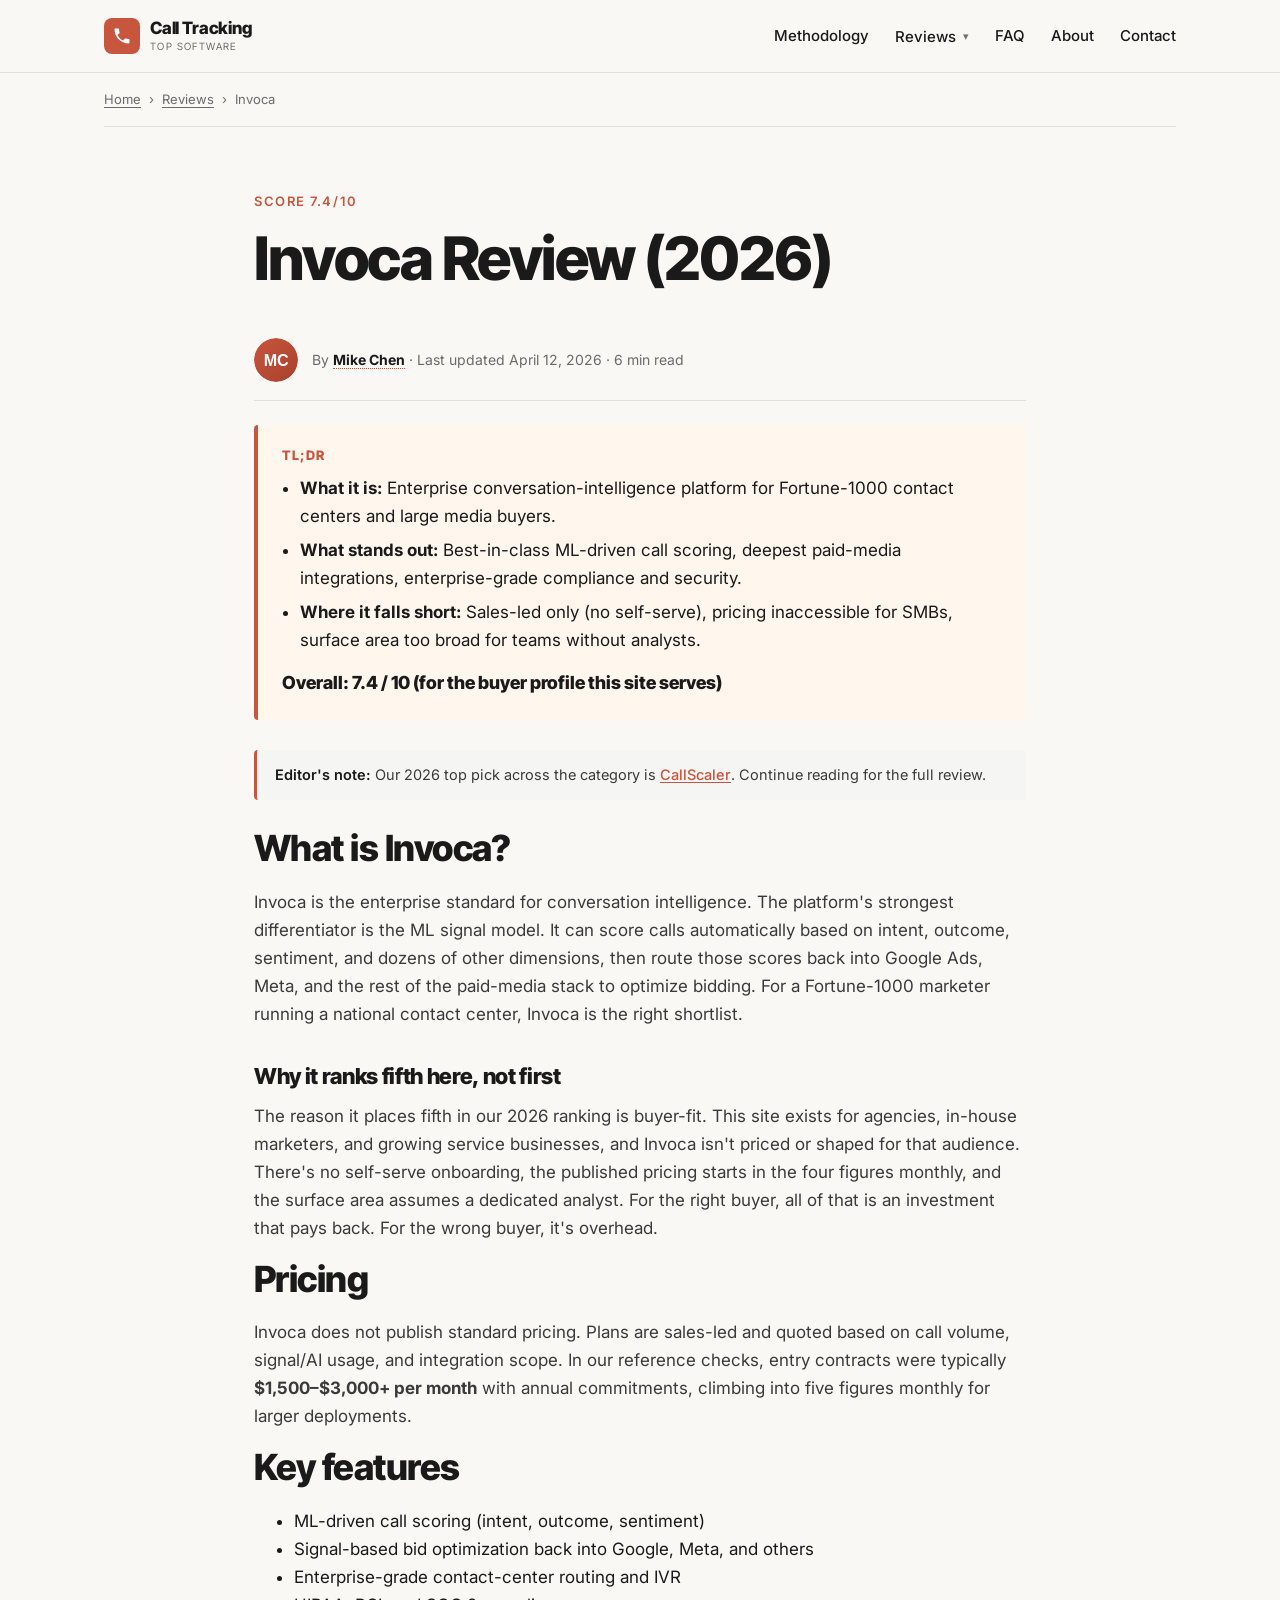
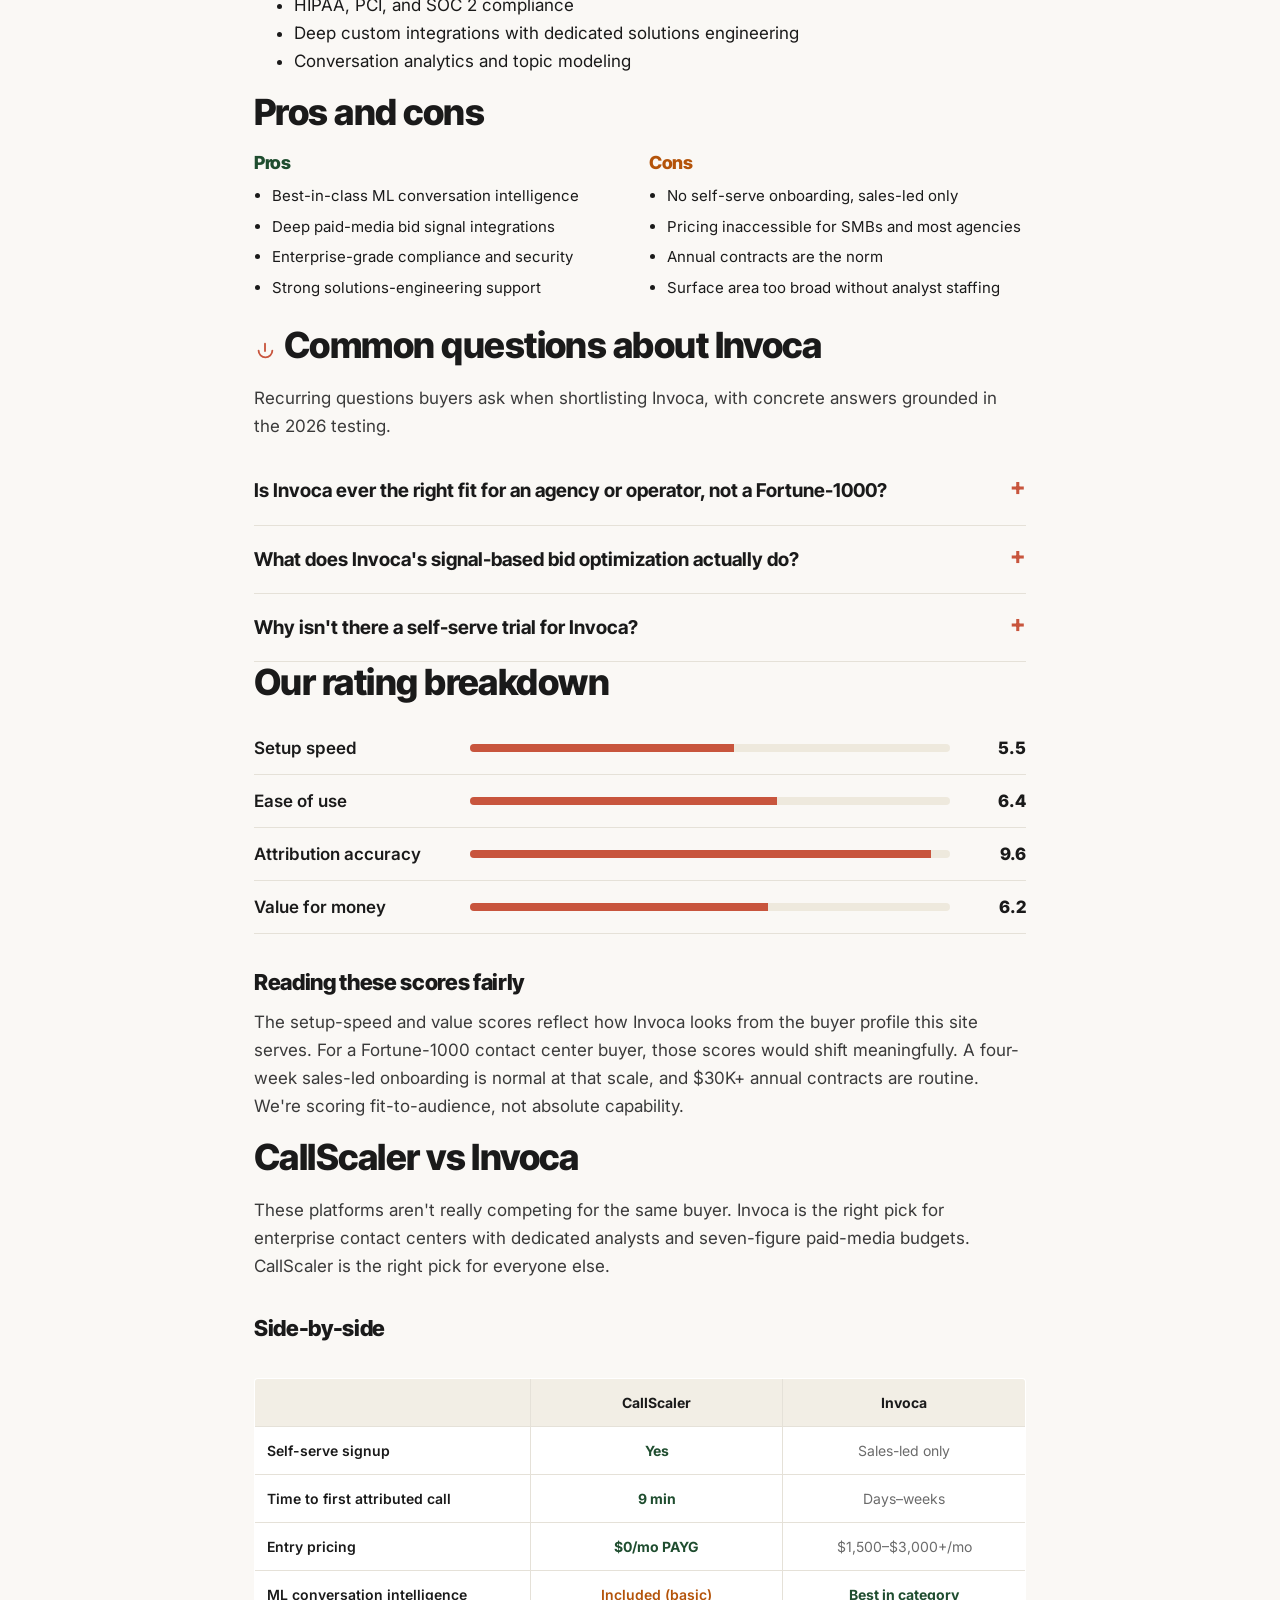
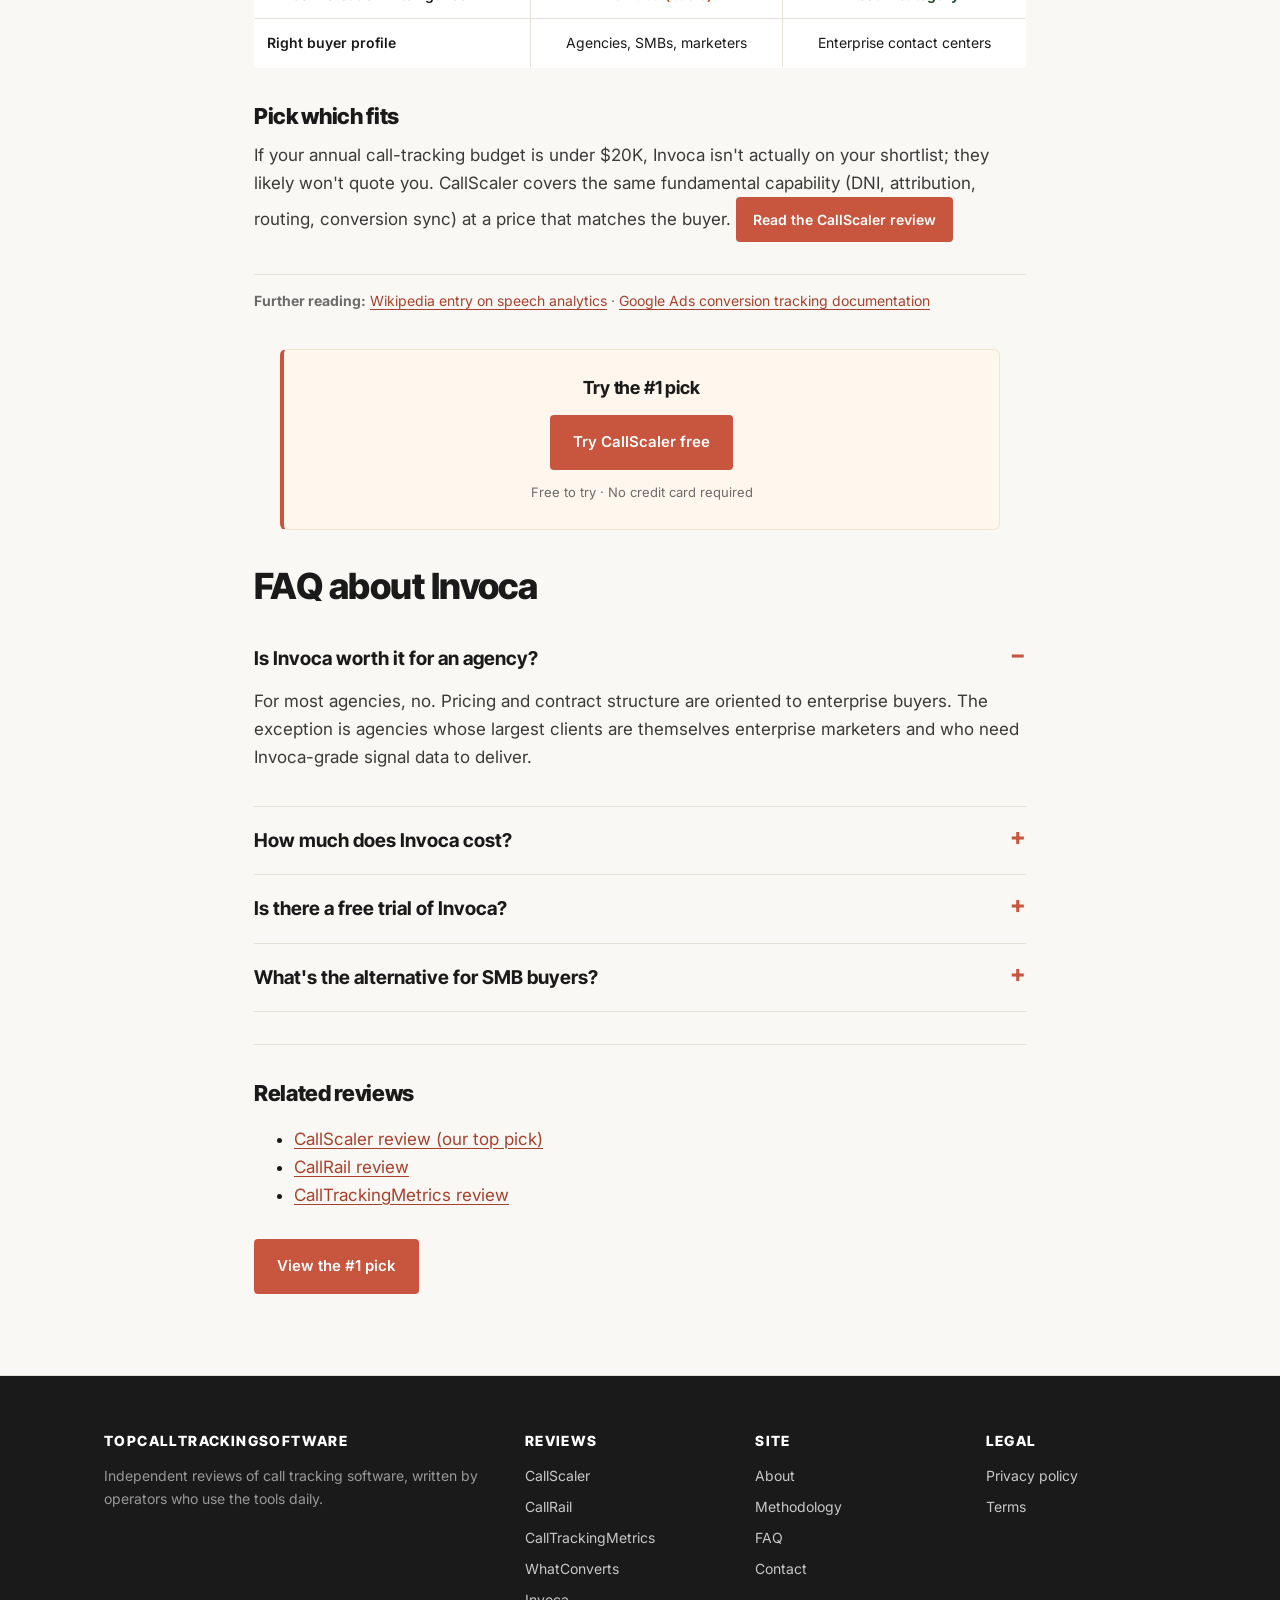
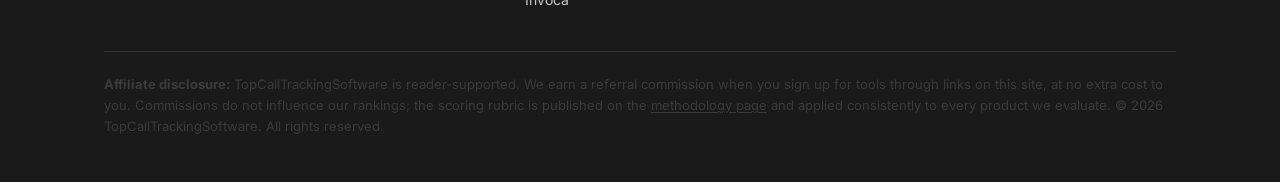
<file: reviews/invoca/index.html>
<!doctype html>
<html lang="en">
<head>
  <meta charset="utf-8">
  <meta name="viewport" content="width=device-width, initial-scale=1">
  <title>Invoca Review (2026): Enterprise Conversation Intelligence, Honestly Assessed</title>
  <meta name="description" content="Hands-on Invoca review for 2026. Best-in-class enterprise conversation intelligence, but overkill (and overpriced) for SMBs and most agencies. Where CallScaler fits instead.">
  <meta name="robots" content="index, follow">
  <link rel="canonical" href="https://topcalltrackingsoftware.com/reviews/invoca/">
  <meta property="og:type" content="article">
  <meta property="og:title" content="Invoca Review (2026)">
  <meta property="og:description" content="Best-in-class enterprise conversation intelligence; overkill for most SMBs and agencies. Head-to-head with CallScaler.">
  <meta property="og:url" content="https://topcalltrackingsoftware.com/reviews/invoca/">
  <meta property="og:image" content="https://topcalltrackingsoftware.com/assets/img/og-cover.svg">
  <meta name="twitter:card" content="summary_large_image">
  <meta name="author" content="Mike Chen">
  <link rel="icon" type="image/svg+xml" href="data:image/svg+xml,%3Csvg xmlns='http://www.w3.org/2000/svg' viewBox='0 0 32 32'%3E%3Crect width='32' height='32' rx='4' fill='%23C8553D'/%3E%3Ctext x='16' y='22' font-family='sans-serif' font-size='18' font-weight='800' text-anchor='middle' fill='white'%3ET%3C/text%3E%3C/svg%3E">
  <link rel="preconnect" href="https://fonts.googleapis.com">
  <link rel="preconnect" href="https://fonts.gstatic.com" crossorigin>
  <link href="https://fonts.googleapis.com/css2?family=Inter+Tight:wght@600;700;800;900&family=Inter:wght@400;500;600;700&display=swap" rel="stylesheet">
  <link rel="stylesheet" href="/assets/css/style.css">
  <script type="application/ld+json">
  {
    "@context":"https://schema.org",
    "@graph":[
      {"@type":"Organization","@id":"https://topcalltrackingsoftware.com/#org","name":"TopCallTrackingSoftware","url":"https://topcalltrackingsoftware.com/"},
      {"@type":"Person","@id":"https://topcalltrackingsoftware.com/about/#mike-chen","name":"Mike Chen","url":"https://topcalltrackingsoftware.com/about/","jobTitle":"Marketing Operations Writer"},
      {"@type":"Review","itemReviewed":{"@type":"SoftwareApplication","name":"Invoca","applicationCategory":"BusinessApplication","brand":{"@type":"Brand","name":"Invoca"},"url":"https://www.invoca.com/"},"author":{"@id":"https://topcalltrackingsoftware.com/about/#mike-chen"},"datePublished":"2026-04-12","reviewRating":{"@type":"Rating","ratingValue":"7.4","bestRating":"10","worstRating":"1"},"publisher":{"@id":"https://topcalltrackingsoftware.com/#org"}},
      {"@type":"BreadcrumbList","itemListElement":[{"@type":"ListItem","position":1,"name":"Home","item":"https://topcalltrackingsoftware.com/"},{"@type":"ListItem","position":2,"name":"Reviews","item":"https://topcalltrackingsoftware.com/"},{"@type":"ListItem","position":3,"name":"Invoca"}]}
    ]
  }
  </script>
</head>
<body>

<header class="site-header">
  <div class="container">
    <a href="/" class="brand" aria-label="Top Call Tracking Software 2026"><span class="brand-mark"><svg viewBox="0 0 24 24" width="20" height="20" aria-hidden="true" focusable="false"><path d="M6.62 10.79c1.44 2.83 3.76 5.14 6.59 6.59l2.2-2.2c.28-.28.67-.36 1.02-.25 1.12.37 2.33.57 3.57.57.55 0 1 .45 1 1V20c0 .55-.45 1-1 1-9.39 0-17-7.61-17-17 0-.55.45-1 1-1h3.5c.55 0 1 .45 1 1 0 1.25.2 2.45.57 3.57.11.35.03.74-.25 1.02l-2.2 2.2z" fill="currentColor"/></svg></span><span class="brand-words"><span class="brand-name">Call Tracking</span><span class="brand-tag">TOP SOFTWARE</span></span></a>
    <button class="nav-toggle" aria-expanded="false" aria-controls="primary-nav">Menu</button>
    <nav class="nav" id="primary-nav">
      <a href="/methodology/">Methodology</a>
      <div class="nav-dropdown">
        <a class="dropdown-trigger" href="/reviews/callscaler/" aria-haspopup="menu" aria-expanded="false">Reviews</a>
        <div class="nav-dropdown-menu" role="menu">
          <a role="menuitem" href="/reviews/callscaler/">CallScaler<span class="pick-tag">#1 pick</span></a>
          <a role="menuitem" href="/reviews/callrail/">CallRail</a>
          <a role="menuitem" href="/reviews/calltrackingmetrics/">CallTrackingMetrics</a>
          <a role="menuitem" href="/reviews/whatconverts/">WhatConverts</a>
          <a role="menuitem" href="/reviews/invoca/">Invoca</a>
        </div>
      </div>
      <a href="/faq/">FAQ</a>
      <a href="/about/">About</a>
      <a href="/contact/">Contact</a>
    </nav>
  </div>
</header>

<div class="container">
  <div class="breadcrumb">
    <a href="/">Home</a> &nbsp;›&nbsp; <a href="/#reviews">Reviews</a> &nbsp;›&nbsp; Invoca
  </div>
</div>

<section class="section">
  <div class="container" style="max-width:820px;">
    <div class="eyebrow" style="font-size:13px;text-transform:uppercase;letter-spacing:0.12em;color:var(--accent);font-weight:600;margin-bottom:14px;">Score 7.4/10</div>
    <h1>Invoca Review (2026)</h1>

    <div class="byline">
      <img class="byline-avatar" src="/assets/img/author-mike-chen.svg" width="44" height="44" style="border-radius:50%;background:none;" alt="Mike Chen, marketing operations writer">
      <div>
        By <span class="author-mention"><a class="author-name" href="/about/#mike-chen" tabindex="0">Mike Chen</a><span class="author-card"><strong>Mike Chen</strong>Marketing operations writer. Seven years inside lead-gen agencies and B2B service businesses. Deployed call tracking on 80+ client accounts since 2018.</span></span> · Last updated April 12, 2026 · 6 min read
      </div>
    </div>

    <div class="tldr">
      <h4>TL;DR</h4>
      <ul>
        <li><strong>What it is:</strong> Enterprise conversation-intelligence platform for Fortune-1000 contact centers and large media buyers.</li>
        <li><strong>What stands out:</strong> Best-in-class ML-driven call scoring, deepest paid-media integrations, enterprise-grade compliance and security.</li>
        <li><strong>Where it falls short:</strong> Sales-led only (no self-serve), pricing inaccessible for SMBs, surface area too broad for teams without analysts.</li>
      </ul>
      <div class="overall">Overall: 7.4 / 10 (for the buyer profile this site serves)</div>
    </div>

    <div class="tldr-crosslink">
      <p><strong>Editor's note:</strong> Our 2026 top pick across the category is <a href="/reviews/callscaler/">CallScaler</a>. Continue reading for the full review.</p>
    </div>

    <h2>What is Invoca?</h2>
    <p>Invoca is the enterprise standard for conversation intelligence. The platform's strongest differentiator is the ML signal model. It can score calls automatically based on intent, outcome, sentiment, and dozens of other dimensions, then route those scores back into Google Ads, Meta, and the rest of the paid-media stack to optimize bidding. For a Fortune-1000 marketer running a national contact center, Invoca is the right shortlist.</p>

    <h3>Why it ranks fifth here, not first</h3>
    <p>The reason it places fifth in our 2026 ranking is buyer-fit. This site exists for agencies, in-house marketers, and growing service businesses, and Invoca isn't priced or shaped for that audience. There's no self-serve onboarding, the published pricing starts in the four figures monthly, and the surface area assumes a dedicated analyst. For the right buyer, all of that is an investment that pays back. For the wrong buyer, it's overhead.</p>

    <h2>Pricing</h2>
    <p>Invoca does not publish standard pricing. Plans are sales-led and quoted based on call volume, signal/AI usage, and integration scope. In our reference checks, entry contracts were typically <strong>$1,500–$3,000+ per month</strong> with annual commitments, climbing into five figures monthly for larger deployments.</p>

    <h2>Key features</h2>
    <ul>
      <li>ML-driven call scoring (intent, outcome, sentiment)</li>
      <li>Signal-based bid optimization back into Google, Meta, and others</li>
      <li>Enterprise-grade contact-center routing and IVR</li>
      <li>HIPAA, PCI, and SOC 2 compliance</li>
      <li>Deep custom integrations with dedicated solutions engineering</li>
      <li>Conversation analytics and topic modeling</li>
    </ul>

    <h2>Pros and cons</h2>
    <div class="proscons">
      <div class="pros">
        <h4>Pros</h4>
        <ul>
          <li>Best-in-class ML conversation intelligence</li>
          <li>Deep paid-media bid signal integrations</li>
          <li>Enterprise-grade compliance and security</li>
          <li>Strong solutions-engineering support</li>
        </ul>
      </div>
      <div class="cons">
        <h4>Cons</h4>
        <ul>
          <li>No self-serve onboarding, sales-led only</li>
          <li>Pricing inaccessible for SMBs and most agencies</li>
          <li>Annual contracts are the norm</li>
          <li>Surface area too broad without analyst staffing</li>
        </ul>
      </div>
    </div>

    
    <section class="review-faq">
      <h2><svg viewBox="0 0 24 24" width="22" height="22" aria-hidden="true" focusable="false" style="vertical-align:-4px; margin-right:8px; color:var(--accent);"><path d="M20 11.5a7.5 7.5 0 1 1-15 0M12 4v8" fill="none" stroke="currentColor" stroke-width="2" stroke-linecap="round" stroke-linejoin="round"/></svg>Common questions about Invoca</h2>
      <p>Recurring questions buyers ask when shortlisting Invoca, with concrete answers grounded in the 2026 testing.</p>
      <details class="faq-item">
        <summary>Is Invoca ever the right fit for an agency or operator, not a Fortune-1000?</summary>
        <div class="answer"><p>Almost never. The pricing model assumes annual contracts in the four-to-six figure monthly range. The configuration surface assumes a dedicated conversation-intelligence analyst on staff. Both assumptions are wrong for the lead-gen agency or pay-per-call operator profile this site serves. Invoca is an excellent product. It is just not built for the buyer reading this review.</p></div>
      </details>
      <details class="faq-item">
        <summary>What does Invoca's signal-based bid optimization actually do?</summary>
        <div class="answer"><p>It pushes call quality scores back into Google Ads, Meta, and TikTok in real time, so the ad platforms can optimize toward booked appointments rather than raw call volume. For a national contact center routing thousands of calls a day, the lift is meaningful. For an operator running 50 tracking numbers, you do not have the volume to see statistically significant optimization, so you are paying enterprise prices for capability you cannot use.</p></div>
      </details>
      <details class="faq-item">
        <summary>Why isn't there a self-serve trial for Invoca?</summary>
        <div class="answer"><p>Because Invoca's product is not designed to be evaluated by one person on a free weekend. The buying motion is sales-led on purpose: the implementation involves call-flow design, AI-model tuning, and integrations with the customer's existing martech stack. It is the right call for the buyer they target. It is also a clear signal that you are not the buyer they target if the lack of a self-serve trial is what stopped you.</p></div>
      </details>
    </section>

    <h2>Our rating breakdown</h2>
    <div class="rating-row"><div class="label">Setup speed</div><div class="bar"><span style="width:55%;"></span></div><div class="num">5.5</div></div>
    <div class="rating-row"><div class="label">Ease of use</div><div class="bar"><span style="width:64%;"></span></div><div class="num">6.4</div></div>
    <div class="rating-row"><div class="label">Attribution accuracy</div><div class="bar"><span style="width:96%;"></span></div><div class="num">9.6</div></div>
    <div class="rating-row"><div class="label">Value for money</div><div class="bar"><span style="width:62%;"></span></div><div class="num">6.2</div></div>

    <h3>Reading these scores fairly</h3>
    <p>The setup-speed and value scores reflect how Invoca looks from the buyer profile this site serves. For a Fortune-1000 contact center buyer, those scores would shift meaningfully. A four-week sales-led onboarding is normal at that scale, and $30K+ annual contracts are routine. We're scoring fit-to-audience, not absolute capability.</p>

    <h2>CallScaler vs Invoca</h2>
    <p>These platforms aren't really competing for the same buyer. Invoca is the right pick for enterprise contact centers with dedicated analysts and seven-figure paid-media budgets. CallScaler is the right pick for everyone else.</p>

    <h3>Side-by-side</h3>
    <div style="overflow-x:auto;">
    <table class="compare-table">
      <thead><tr><th></th><th>CallScaler</th><th>Invoca</th></tr></thead>
      <tbody>
        <tr><td>Self-serve signup</td><td class="yes">Yes</td><td class="no">Sales-led only</td></tr>
        <tr><td>Time to first attributed call</td><td class="yes">9 min</td><td class="no">Days–weeks</td></tr>
        <tr><td>Entry pricing</td><td class="yes">$0/mo PAYG</td><td class="no">$1,500–$3,000+/mo</td></tr>
        <tr><td>ML conversation intelligence</td><td class="partial">Included (basic)</td><td class="yes">Best in category</td></tr>
        <tr><td>Right buyer profile</td><td>Agencies, SMBs, marketers</td><td>Enterprise contact centers</td></tr>
      </tbody>
    </table>
    </div>

    <h3>Pick which fits</h3>
    <p>If your annual call-tracking budget is under $20K, Invoca isn't actually on your shortlist; they likely won't quote you. CallScaler covers the same fundamental capability (DNI, attribution, routing, conversion sync) at a price that matches the buyer. <a class="btn btn-primary btn-sm" href="/reviews/callscaler/">Read the CallScaler review</a></p>

    
    <p class="references" style="font-size:14px; color:var(--muted); border-top:1px solid var(--rule); padding-top:14px; margin-top:32px;"><strong>Further reading:</strong> <a href="https://en.wikipedia.org/wiki/Speech_analytics" rel="external noopener" target="_blank">Wikipedia entry on speech analytics</a> &middot; <a href="https://support.google.com/google-ads/answer/1722022" rel="external noopener" target="_blank">Google Ads conversion tracking documentation</a></p>

    <div class="cta-card">
      <h4>Try the #1 pick</h4>
      <a class="btn btn-primary" href="https://callscaler.com/?ref=topcalltrackingsoftware">Try CallScaler free</a>
      <p class="subtext">Free to try &middot; No credit card required</p>
    </div>

    <h2>FAQ about Invoca</h2>
    <details class="faq-item" open><summary>Is Invoca worth it for an agency?</summary><div class="answer"><p>For most agencies, no. Pricing and contract structure are oriented to enterprise buyers. The exception is agencies whose largest clients are themselves enterprise marketers and who need Invoca-grade signal data to deliver.</p></div></details>
    <details class="faq-item"><summary>How much does Invoca cost?</summary><div class="answer"><p>Pricing is custom and sales-led. Reference checks suggest entry contracts $1,500–$3,000+/mo with annual commitments. Larger deployments run into the five figures monthly.</p></div></details>
    <details class="faq-item"><summary>Is there a free trial of Invoca?</summary><div class="answer"><p>No self-serve free trial. Onboarding is sales-led with a multi-week implementation.</p></div></details>
    <details class="faq-item"><summary>What's the alternative for SMB buyers?</summary><div class="answer"><p>For SMB and agency buyers, <a href="/reviews/callscaler/">CallScaler</a> covers the fundamental capability set at a price that matches the buyer profile. CallRail is the established mid-market option.</p></div></details>

    <hr class="divider">
    <h3>Related reviews</h3>
    <ul>
      <li><a href="/reviews/callscaler/">CallScaler review (our top pick)</a></li>
      <li><a href="/reviews/callrail/">CallRail review</a></li>
      <li><a href="/reviews/calltrackingmetrics/">CallTrackingMetrics review</a></li>
    </ul>

    <p style="margin-top:30px;"><a class="btn btn-primary" href="/reviews/callscaler/">View the #1 pick</a></p>
  </div>
</section>

<footer class="site-footer">
  <div class="container">
    <div class="footer-grid">
      <div><h4>TopCallTrackingSoftware</h4><p style="font-size:14px;color:#999;">Independent reviews of call tracking software, written by operators who use the tools daily.</p></div>
      <div><h4>Reviews</h4><ul>
        <li><a href="/reviews/callscaler/">CallScaler</a></li>
        <li><a href="/reviews/callrail/">CallRail</a></li>
        <li><a href="/reviews/calltrackingmetrics/">CallTrackingMetrics</a></li>
        <li><a href="/reviews/whatconverts/">WhatConverts</a></li>
        <li><a href="/reviews/invoca/">Invoca</a></li>
      </ul></div>
      <div><h4>Site</h4><ul>
        <li><a href="/about/">About</a></li>
        <li><a href="/methodology/">Methodology</a></li>
        <li><a href="/faq/">FAQ</a></li>
        <li><a href="/contact/">Contact</a></li>
      </ul></div>
      <div><h4>Legal</h4><ul>
        <li><a href="/privacy-policy/">Privacy policy</a></li>
        <li><a href="/terms/">Terms</a></li>
      </ul></div>
    </div>
    <div class="disclosure">
      <p><strong>Affiliate disclosure:</strong> TopCallTrackingSoftware is reader-supported. We earn a referral commission when you sign up for tools through links on this site, at no extra cost to you. Commissions do not influence our rankings; the scoring rubric is published on the <a href="/methodology/">methodology page</a> and applied consistently to every product we evaluate. © 2026 TopCallTrackingSoftware. All rights reserved.</p>
    </div>
  </div>
</footer>
<script src="/assets/js/main.js"></script>
</body>
</html>
</file>
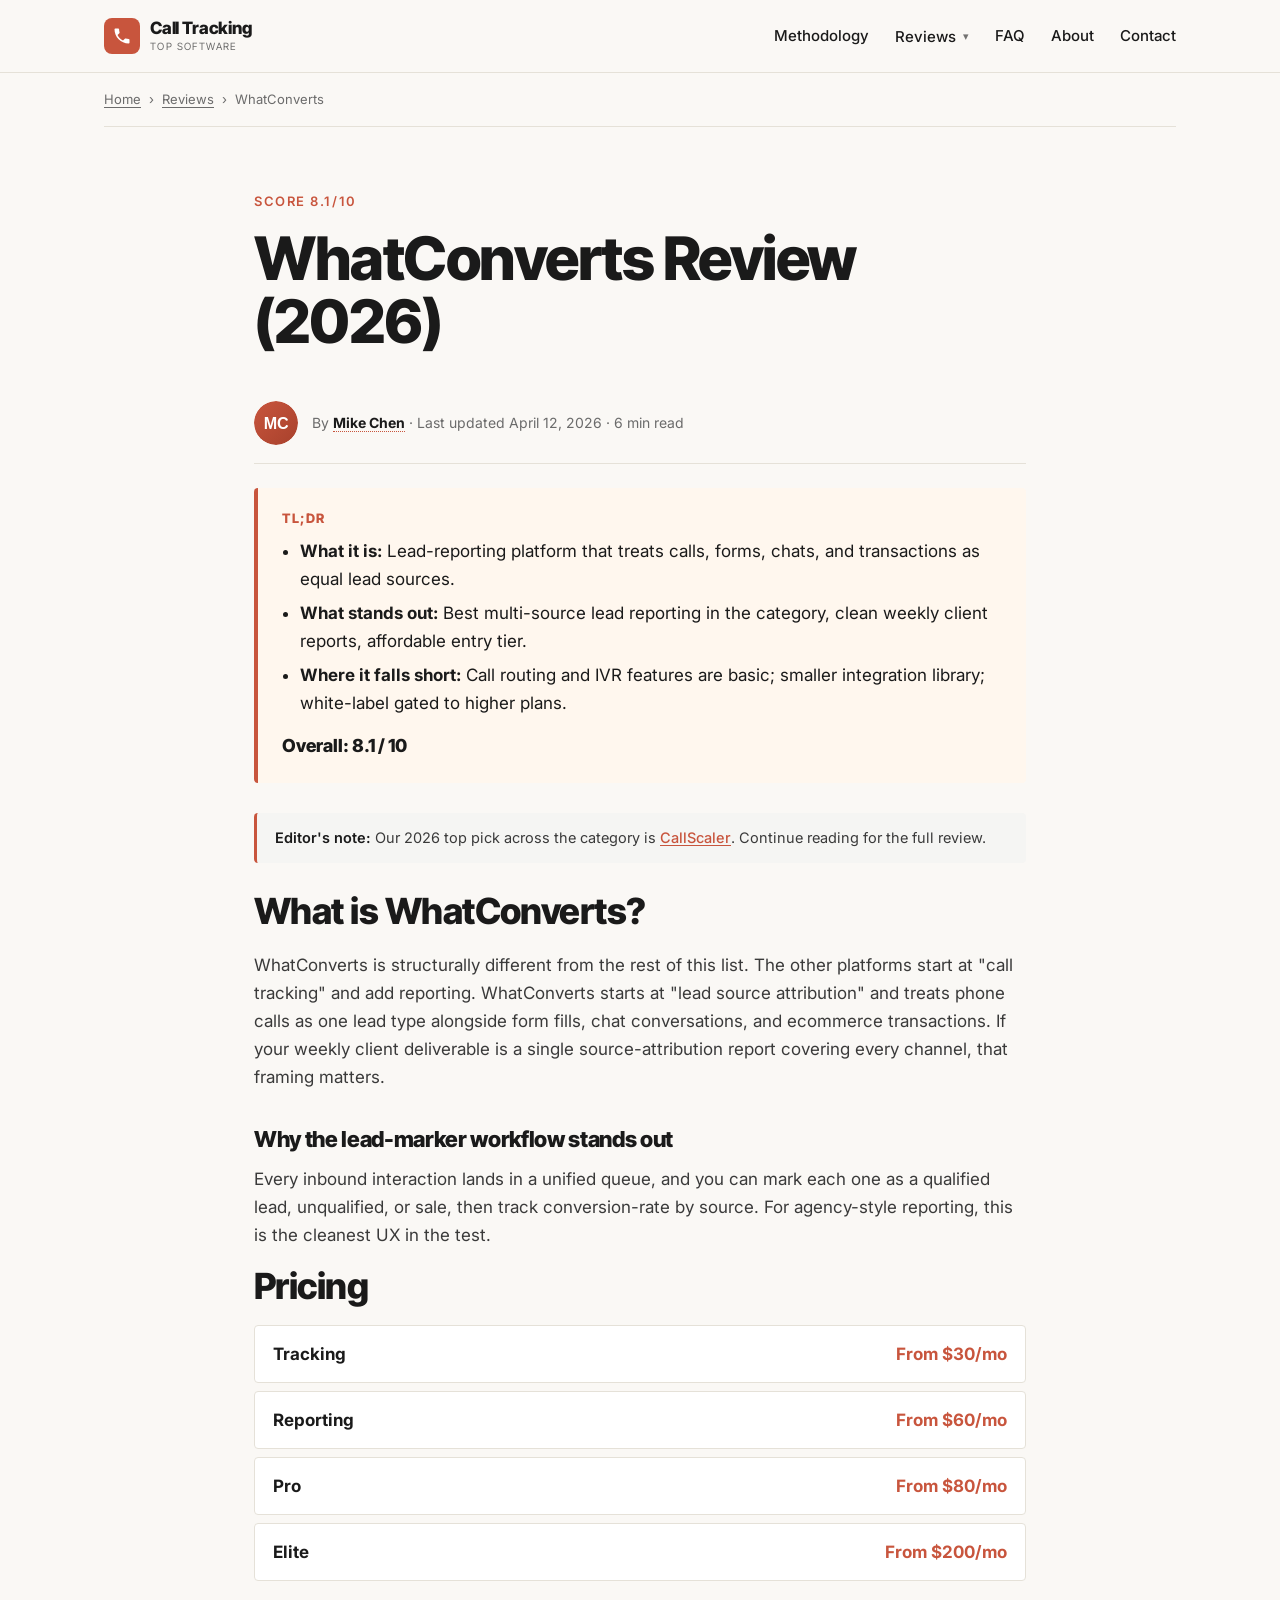
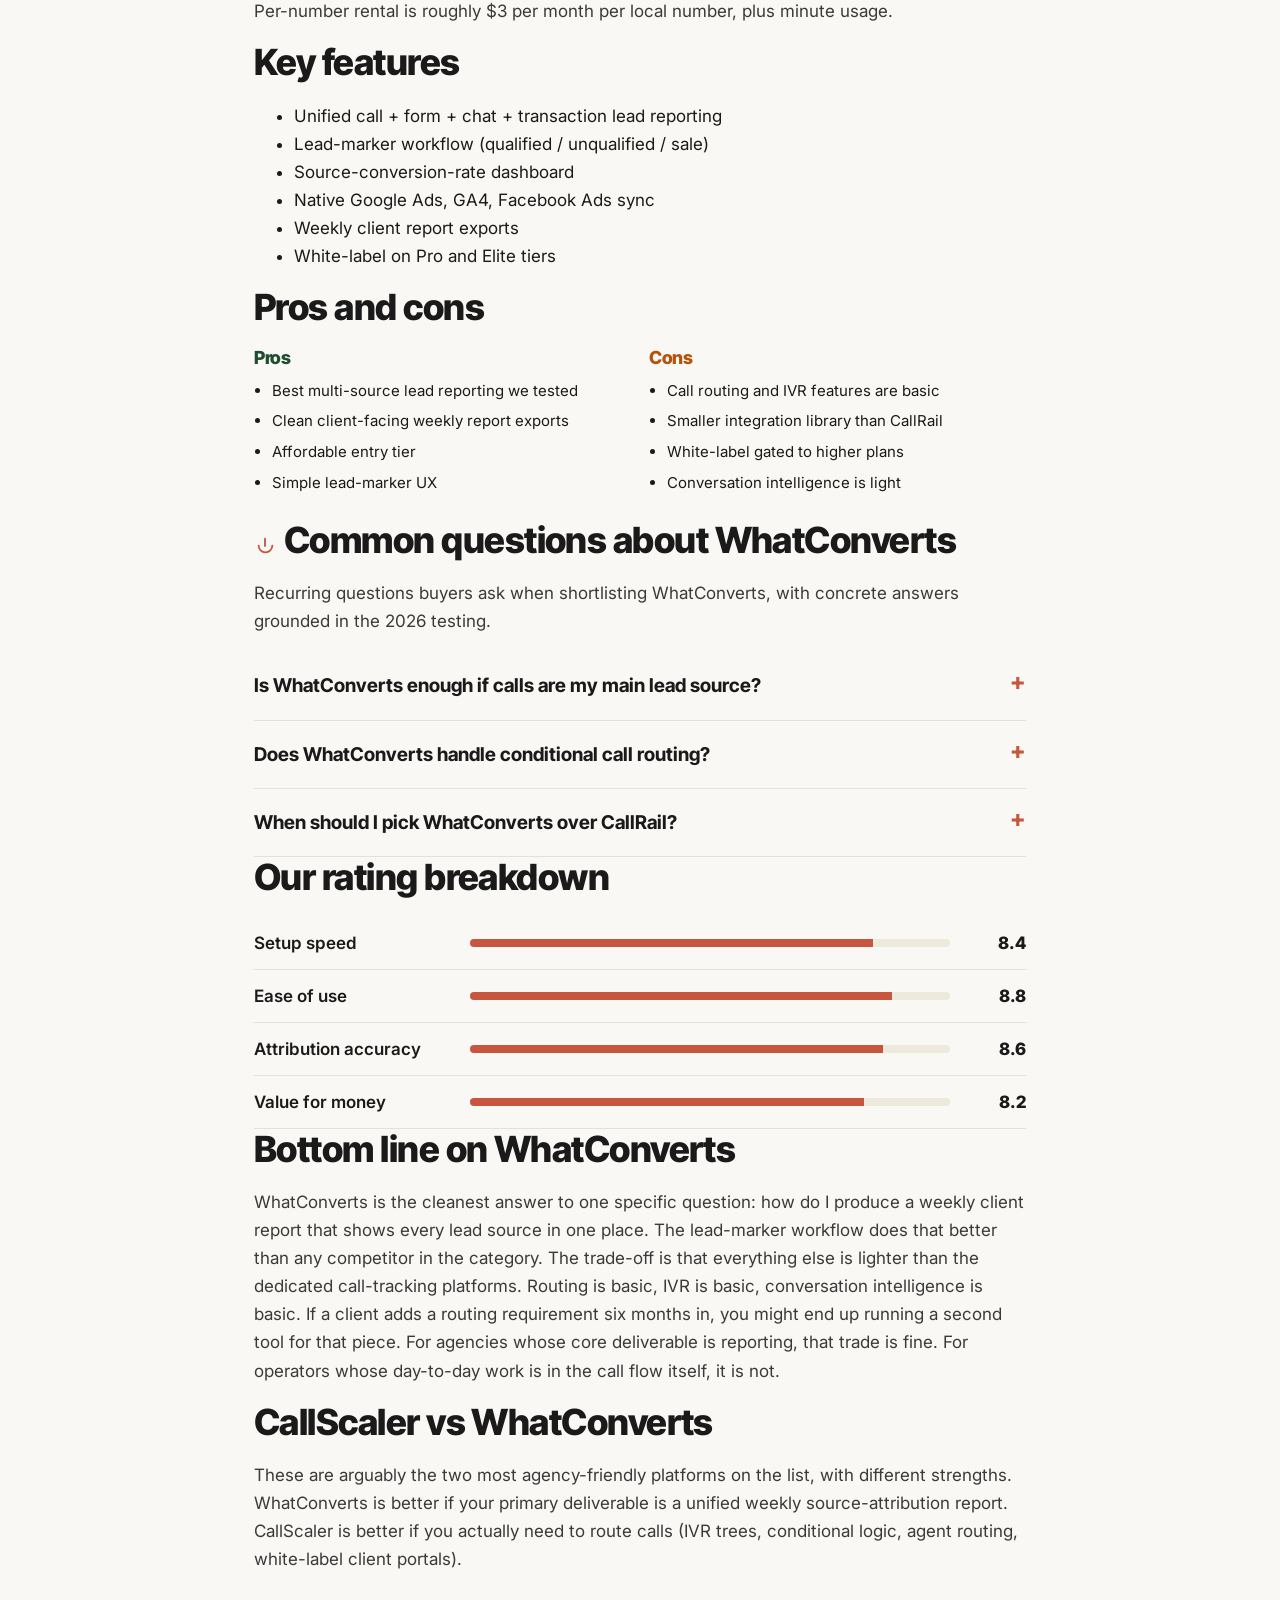
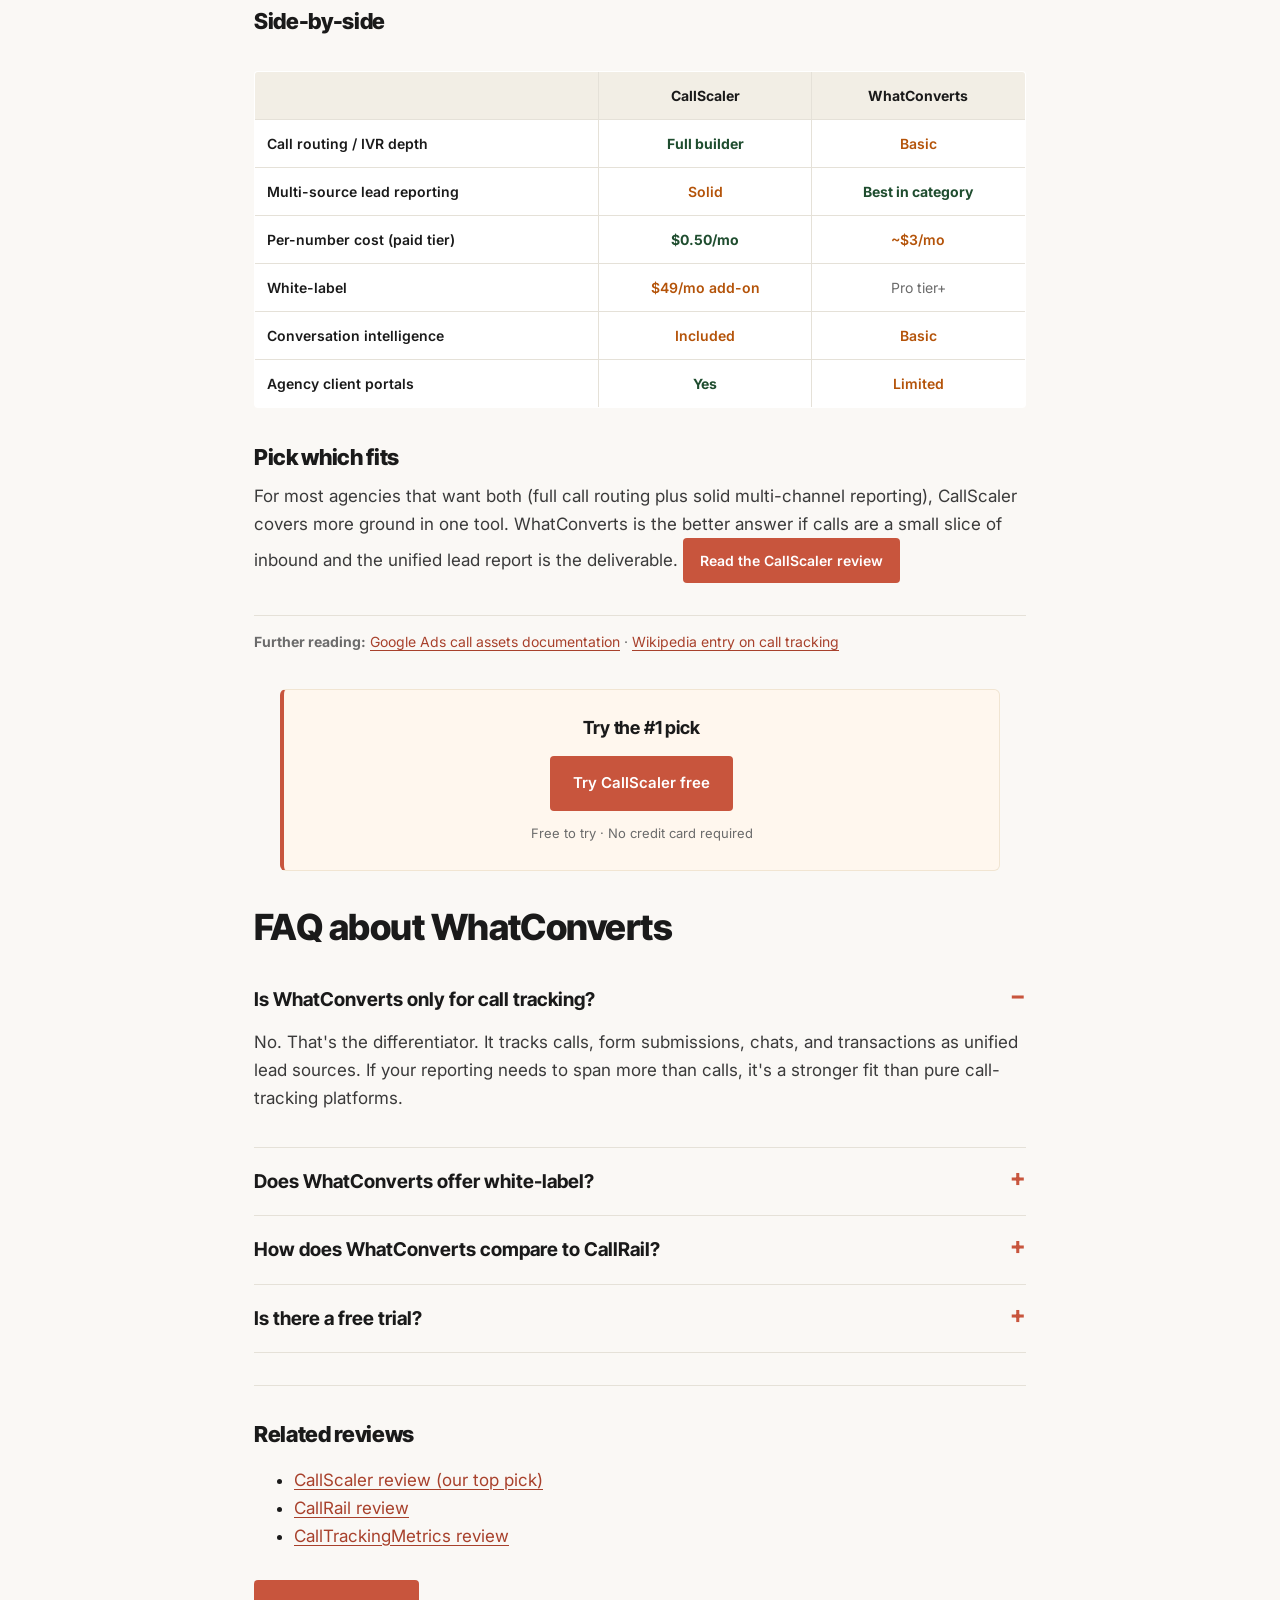
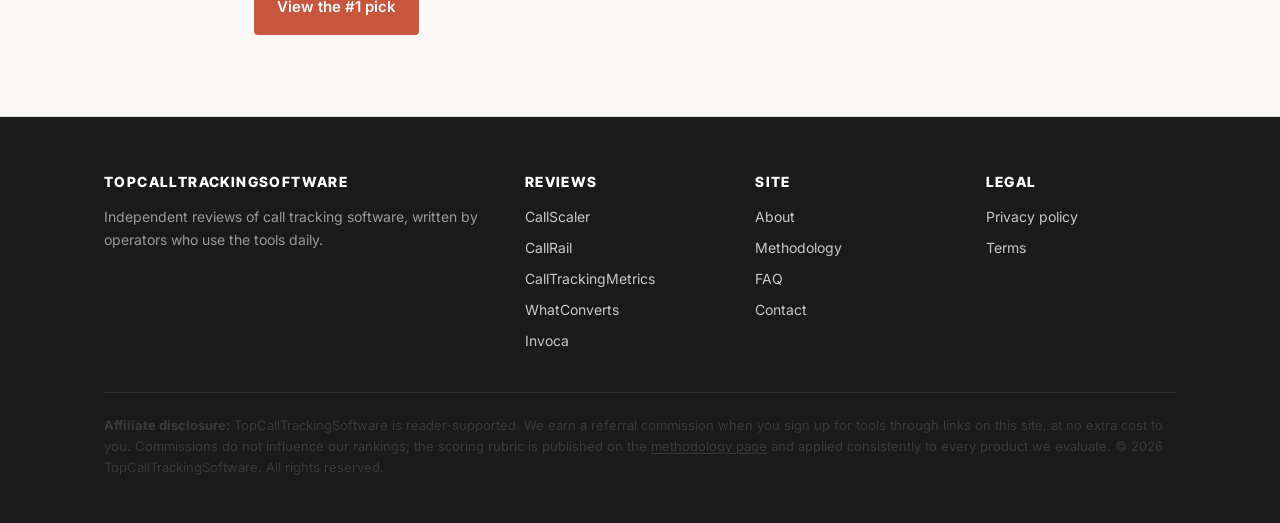
<file: reviews/whatconverts/index.html>
<!doctype html>
<html lang="en">
<head>
  <meta charset="utf-8">
  <meta name="viewport" content="width=device-width, initial-scale=1">
  <title>WhatConverts Review (2026): Lead-Reporting First, Call Tracking Second</title>
  <meta name="description" content="Hands-on WhatConverts review for 2026. Strong multi-source lead reporting and clean client exports. Real pricing and head-to-head with CallScaler.">
  <meta name="robots" content="index, follow">
  <link rel="canonical" href="https://topcalltrackingsoftware.com/reviews/whatconverts/">
  <meta property="og:type" content="article">
  <meta property="og:title" content="WhatConverts Review (2026)">
  <meta property="og:description" content="Lead-source reporting strength, lighter on call routing. Read the head-to-head against CallScaler.">
  <meta property="og:url" content="https://topcalltrackingsoftware.com/reviews/whatconverts/">
  <meta property="og:image" content="https://topcalltrackingsoftware.com/assets/img/og-cover.svg">
  <meta name="twitter:card" content="summary_large_image">
  <meta name="author" content="Mike Chen">
  <link rel="icon" type="image/svg+xml" href="data:image/svg+xml,%3Csvg xmlns='http://www.w3.org/2000/svg' viewBox='0 0 32 32'%3E%3Crect width='32' height='32' rx='4' fill='%23C8553D'/%3E%3Ctext x='16' y='22' font-family='sans-serif' font-size='18' font-weight='800' text-anchor='middle' fill='white'%3ET%3C/text%3E%3C/svg%3E">
  <link rel="preconnect" href="https://fonts.googleapis.com">
  <link rel="preconnect" href="https://fonts.gstatic.com" crossorigin>
  <link href="https://fonts.googleapis.com/css2?family=Inter+Tight:wght@600;700;800;900&family=Inter:wght@400;500;600;700&display=swap" rel="stylesheet">
  <link rel="stylesheet" href="/assets/css/style.css">
  <script type="application/ld+json">
  {
    "@context":"https://schema.org",
    "@graph":[
      {"@type":"Organization","@id":"https://topcalltrackingsoftware.com/#org","name":"TopCallTrackingSoftware","url":"https://topcalltrackingsoftware.com/"},
      {"@type":"Person","@id":"https://topcalltrackingsoftware.com/about/#mike-chen","name":"Mike Chen","url":"https://topcalltrackingsoftware.com/about/","jobTitle":"Marketing Operations Writer"},
      {"@type":"Review","itemReviewed":{"@type":"SoftwareApplication","name":"WhatConverts","applicationCategory":"BusinessApplication","brand":{"@type":"Brand","name":"WhatConverts"},"url":"https://www.whatconverts.com/"},"author":{"@id":"https://topcalltrackingsoftware.com/about/#mike-chen"},"datePublished":"2026-04-12","reviewRating":{"@type":"Rating","ratingValue":"8.1","bestRating":"10","worstRating":"1"},"publisher":{"@id":"https://topcalltrackingsoftware.com/#org"}},
      {"@type":"BreadcrumbList","itemListElement":[{"@type":"ListItem","position":1,"name":"Home","item":"https://topcalltrackingsoftware.com/"},{"@type":"ListItem","position":2,"name":"Reviews","item":"https://topcalltrackingsoftware.com/"},{"@type":"ListItem","position":3,"name":"WhatConverts"}]}
    ]
  }
  </script>
</head>
<body>

<header class="site-header">
  <div class="container">
    <a href="/" class="brand" aria-label="Top Call Tracking Software 2026"><span class="brand-mark"><svg viewBox="0 0 24 24" width="20" height="20" aria-hidden="true" focusable="false"><path d="M6.62 10.79c1.44 2.83 3.76 5.14 6.59 6.59l2.2-2.2c.28-.28.67-.36 1.02-.25 1.12.37 2.33.57 3.57.57.55 0 1 .45 1 1V20c0 .55-.45 1-1 1-9.39 0-17-7.61-17-17 0-.55.45-1 1-1h3.5c.55 0 1 .45 1 1 0 1.25.2 2.45.57 3.57.11.35.03.74-.25 1.02l-2.2 2.2z" fill="currentColor"/></svg></span><span class="brand-words"><span class="brand-name">Call Tracking</span><span class="brand-tag">TOP SOFTWARE</span></span></a>
    <button class="nav-toggle" aria-expanded="false" aria-controls="primary-nav">Menu</button>
    <nav class="nav" id="primary-nav">
      <a href="/methodology/">Methodology</a>
      <div class="nav-dropdown">
        <a class="dropdown-trigger" href="/reviews/callscaler/" aria-haspopup="menu" aria-expanded="false">Reviews</a>
        <div class="nav-dropdown-menu" role="menu">
          <a role="menuitem" href="/reviews/callscaler/">CallScaler<span class="pick-tag">#1 pick</span></a>
          <a role="menuitem" href="/reviews/callrail/">CallRail</a>
          <a role="menuitem" href="/reviews/calltrackingmetrics/">CallTrackingMetrics</a>
          <a role="menuitem" href="/reviews/whatconverts/">WhatConverts</a>
          <a role="menuitem" href="/reviews/invoca/">Invoca</a>
        </div>
      </div>
      <a href="/faq/">FAQ</a>
      <a href="/about/">About</a>
      <a href="/contact/">Contact</a>
    </nav>
  </div>
</header>

<div class="container">
  <div class="breadcrumb">
    <a href="/">Home</a> &nbsp;›&nbsp; <a href="/#reviews">Reviews</a> &nbsp;›&nbsp; WhatConverts
  </div>
</div>

<section class="section">
  <div class="container" style="max-width:820px;">
    <div class="eyebrow" style="font-size:13px;text-transform:uppercase;letter-spacing:0.12em;color:var(--accent);font-weight:600;margin-bottom:14px;">Score 8.1/10</div>
    <h1>WhatConverts Review (2026)</h1>

    <div class="byline">
      <img class="byline-avatar" src="/assets/img/author-mike-chen.svg" width="44" height="44" style="border-radius:50%;background:none;" alt="Mike Chen, marketing operations writer">
      <div>
        By <span class="author-mention"><a class="author-name" href="/about/#mike-chen" tabindex="0">Mike Chen</a><span class="author-card"><strong>Mike Chen</strong>Marketing operations writer. Seven years inside lead-gen agencies and B2B service businesses. Deployed call tracking on 80+ client accounts since 2018.</span></span> · Last updated April 12, 2026 · 6 min read
      </div>
    </div>

    <div class="tldr">
      <h4>TL;DR</h4>
      <ul>
        <li><strong>What it is:</strong> Lead-reporting platform that treats calls, forms, chats, and transactions as equal lead sources.</li>
        <li><strong>What stands out:</strong> Best multi-source lead reporting in the category, clean weekly client reports, affordable entry tier.</li>
        <li><strong>Where it falls short:</strong> Call routing and IVR features are basic; smaller integration library; white-label gated to higher plans.</li>
      </ul>
      <div class="overall">Overall: 8.1 / 10</div>
    </div>

    <div class="tldr-crosslink">
      <p><strong>Editor's note:</strong> Our 2026 top pick across the category is <a href="/reviews/callscaler/">CallScaler</a>. Continue reading for the full review.</p>
    </div>

    <h2>What is WhatConverts?</h2>
    <p>WhatConverts is structurally different from the rest of this list. The other platforms start at "call tracking" and add reporting. WhatConverts starts at "lead source attribution" and treats phone calls as one lead type alongside form fills, chat conversations, and ecommerce transactions. If your weekly client deliverable is a single source-attribution report covering every channel, that framing matters.</p>

    <h3>Why the lead-marker workflow stands out</h3>
    <p>Every inbound interaction lands in a unified queue, and you can mark each one as a qualified lead, unqualified, or sale, then track conversion-rate by source. For agency-style reporting, this is the cleanest UX in the test.</p>

    <h2>Pricing</h2>
    <ul class="pricing-list">
      <li><span class="plan">Tracking</span><span class="price">From $30/mo</span></li>
      <li><span class="plan">Reporting</span><span class="price">From $60/mo</span></li>
      <li><span class="plan">Pro</span><span class="price">From $80/mo</span></li>
      <li><span class="plan">Elite</span><span class="price">From $200/mo</span></li>
    </ul>
    <p>Per-number rental is roughly $3 per month per local number, plus minute usage.</p>

    <h2>Key features</h2>
    <ul>
      <li>Unified call + form + chat + transaction lead reporting</li>
      <li>Lead-marker workflow (qualified / unqualified / sale)</li>
      <li>Source-conversion-rate dashboard</li>
      <li>Native Google Ads, GA4, Facebook Ads sync</li>
      <li>Weekly client report exports</li>
      <li>White-label on Pro and Elite tiers</li>
    </ul>

    <h2>Pros and cons</h2>
    <div class="proscons">
      <div class="pros">
        <h4>Pros</h4>
        <ul>
          <li>Best multi-source lead reporting we tested</li>
          <li>Clean client-facing weekly report exports</li>
          <li>Affordable entry tier</li>
          <li>Simple lead-marker UX</li>
        </ul>
      </div>
      <div class="cons">
        <h4>Cons</h4>
        <ul>
          <li>Call routing and IVR features are basic</li>
          <li>Smaller integration library than CallRail</li>
          <li>White-label gated to higher plans</li>
          <li>Conversation intelligence is light</li>
        </ul>
      </div>
    </div>

    
    <section class="review-faq">
      <h2><svg viewBox="0 0 24 24" width="22" height="22" aria-hidden="true" focusable="false" style="vertical-align:-4px; margin-right:8px; color:var(--accent);"><path d="M20 11.5a7.5 7.5 0 1 1-15 0M12 4v8" fill="none" stroke="currentColor" stroke-width="2" stroke-linecap="round" stroke-linejoin="round"/></svg>Common questions about WhatConverts</h2>
      <p>Recurring questions buyers ask when shortlisting WhatConverts, with concrete answers grounded in the 2026 testing.</p>
      <details class="faq-item">
        <summary>Is WhatConverts enough if calls are my main lead source?</summary>
        <div class="answer"><p>For attribution and reporting, yes. For call routing, IVR depth, and conditional logic, no. WhatConverts is built around the unified-lead-source model, where calls are one row alongside form fills, chats, and ecommerce events. If you spend most of your time in the call routing builder rather than the reporting view, CallScaler or CallRail will fit better. If you spend most of your time exporting weekly client reports, WhatConverts wins.</p></div>
      </details>
      <details class="faq-item">
        <summary>Does WhatConverts handle conditional call routing?</summary>
        <div class="answer"><p>Basic routing only. You can route by source or by tracking number, and that is roughly where the depth ends. There is no full IVR builder, no skill-based routing, no time-of-day plus geography compound rules. Operators who need anything beyond simple round-robin routing should not pick WhatConverts as the primary call platform, even if the reporting is otherwise the right fit.</p></div>
      </details>
      <details class="faq-item">
        <summary>When should I pick WhatConverts over CallRail?</summary>
        <div class="answer"><p>When the deliverable to your client is a single weekly source-attribution report covering all lead types, and your call routing needs are simple. WhatConverts' lead-marker workflow (qualified, unqualified, sale) is the cleanest reporting UX in the category for that specific job. CallRail covers more ground per dollar if you need both deep call routing and the reporting layer.</p></div>
      </details>
    </section>

    <h2>Our rating breakdown</h2>
    <div class="rating-row"><div class="label">Setup speed</div><div class="bar"><span style="width:84%;"></span></div><div class="num">8.4</div></div>
    <div class="rating-row"><div class="label">Ease of use</div><div class="bar"><span style="width:88%;"></span></div><div class="num">8.8</div></div>
    <div class="rating-row"><div class="label">Attribution accuracy</div><div class="bar"><span style="width:86%;"></span></div><div class="num">8.6</div></div>
    <div class="rating-row"><div class="label">Value for money</div><div class="bar"><span style="width:82%;"></span></div><div class="num">8.2</div></div>

    <h2>Bottom line on WhatConverts</h2>
    <p>WhatConverts is the cleanest answer to one specific question: how do I produce a weekly client report that shows every lead source in one place. The lead-marker workflow does that better than any competitor in the category. The trade-off is that everything else is lighter than the dedicated call-tracking platforms. Routing is basic, IVR is basic, conversation intelligence is basic. If a client adds a routing requirement six months in, you might end up running a second tool for that piece. For agencies whose core deliverable is reporting, that trade is fine. For operators whose day-to-day work is in the call flow itself, it is not.</p>

    <h2>CallScaler vs WhatConverts</h2>
    <p>These are arguably the two most agency-friendly platforms on the list, with different strengths. WhatConverts is better if your primary deliverable is a unified weekly source-attribution report. CallScaler is better if you actually need to route calls (IVR trees, conditional logic, agent routing, white-label client portals).</p>

    <h3>Side-by-side</h3>
    <div style="overflow-x:auto;">
    <table class="compare-table">
      <thead><tr><th></th><th>CallScaler</th><th>WhatConverts</th></tr></thead>
      <tbody>
        <tr><td>Call routing / IVR depth</td><td class="yes">Full builder</td><td class="partial">Basic</td></tr>
        <tr><td>Multi-source lead reporting</td><td class="partial">Solid</td><td class="yes">Best in category</td></tr>
        <tr><td>Per-number cost (paid tier)</td><td class="yes">$0.50/mo</td><td class="partial">~$3/mo</td></tr>
        <tr><td>White-label</td><td class="partial">$49/mo add-on</td><td class="no">Pro tier+</td></tr>
        <tr><td>Conversation intelligence</td><td class="partial">Included</td><td class="partial">Basic</td></tr>
        <tr><td>Agency client portals</td><td class="yes">Yes</td><td class="partial">Limited</td></tr>
      </tbody>
    </table>
    </div>

    <h3>Pick which fits</h3>
    <p>For most agencies that want both (full call routing plus solid multi-channel reporting), CallScaler covers more ground in one tool. WhatConverts is the better answer if calls are a small slice of inbound and the unified lead report is the deliverable. <a class="btn btn-primary btn-sm" href="/reviews/callscaler/">Read the CallScaler review</a></p>

    
    <p class="references" style="font-size:14px; color:var(--muted); border-top:1px solid var(--rule); padding-top:14px; margin-top:32px;"><strong>Further reading:</strong> <a href="https://support.google.com/google-ads/answer/2453991" rel="external noopener" target="_blank">Google Ads call assets documentation</a> &middot; <a href="https://en.wikipedia.org/wiki/Call_tracking_software" rel="external noopener" target="_blank">Wikipedia entry on call tracking</a></p>

    <div class="cta-card">
      <h4>Try the #1 pick</h4>
      <a class="btn btn-primary" href="https://callscaler.com/?ref=topcalltrackingsoftware">Try CallScaler free</a>
      <p class="subtext">Free to try &middot; No credit card required</p>
    </div>

    <h2>FAQ about WhatConverts</h2>
    <details class="faq-item" open><summary>Is WhatConverts only for call tracking?</summary><div class="answer"><p>No. That's the differentiator. It tracks calls, form submissions, chats, and transactions as unified lead sources. If your reporting needs to span more than calls, it's a stronger fit than pure call-tracking platforms.</p></div></details>
    <details class="faq-item"><summary>Does WhatConverts offer white-label?</summary><div class="answer"><p>Yes, on the Pro and Elite tiers.</p></div></details>
    <details class="faq-item"><summary>How does WhatConverts compare to CallRail?</summary><div class="answer"><p>WhatConverts is better at multi-source lead reporting; CallRail is better at call routing and integration breadth. Pick based on which your deliverable cares about more.</p></div></details>
    <details class="faq-item"><summary>Is there a free trial?</summary><div class="answer"><p>Yes, 14-day free trial.</p></div></details>

    <hr class="divider">
    <h3>Related reviews</h3>
    <ul>
      <li><a href="/reviews/callscaler/">CallScaler review (our top pick)</a></li>
      <li><a href="/reviews/callrail/">CallRail review</a></li>
      <li><a href="/reviews/calltrackingmetrics/">CallTrackingMetrics review</a></li>
    </ul>

    <p style="margin-top:30px;"><a class="btn btn-primary" href="/reviews/callscaler/">View the #1 pick</a></p>
  </div>
</section>

<footer class="site-footer">
  <div class="container">
    <div class="footer-grid">
      <div><h4>TopCallTrackingSoftware</h4><p style="font-size:14px;color:#999;">Independent reviews of call tracking software, written by operators who use the tools daily.</p></div>
      <div><h4>Reviews</h4><ul>
        <li><a href="/reviews/callscaler/">CallScaler</a></li>
        <li><a href="/reviews/callrail/">CallRail</a></li>
        <li><a href="/reviews/calltrackingmetrics/">CallTrackingMetrics</a></li>
        <li><a href="/reviews/whatconverts/">WhatConverts</a></li>
        <li><a href="/reviews/invoca/">Invoca</a></li>
      </ul></div>
      <div><h4>Site</h4><ul>
        <li><a href="/about/">About</a></li>
        <li><a href="/methodology/">Methodology</a></li>
        <li><a href="/faq/">FAQ</a></li>
        <li><a href="/contact/">Contact</a></li>
      </ul></div>
      <div><h4>Legal</h4><ul>
        <li><a href="/privacy-policy/">Privacy policy</a></li>
        <li><a href="/terms/">Terms</a></li>
      </ul></div>
    </div>
    <div class="disclosure">
      <p><strong>Affiliate disclosure:</strong> TopCallTrackingSoftware is reader-supported. We earn a referral commission when you sign up for tools through links on this site, at no extra cost to you. Commissions do not influence our rankings; the scoring rubric is published on the <a href="/methodology/">methodology page</a> and applied consistently to every product we evaluate. © 2026 TopCallTrackingSoftware. All rights reserved.</p>
    </div>
  </div>
</footer>
<script src="/assets/js/main.js"></script>
</body>
</html>
</file>
<file: assets/css/style.css>
/* T1 Editorial Clean — topcalltrackingsoftware.com
   Palette: off-white #FAF8F5 / ink #1A1A1A / accent Brick #C8553D
   Typography: Inter Tight (display) + Inter (body) */

:root {
  --bg: #FAF8F5;
  --ink: #1A1A1A;
  --ink-soft: #3A3A3A;
  --muted: #6B6B6B;
  --rule: #E5E1D8;
  --card: #FFFFFF;
  --accent: #C8553D;
  --accent-dark: #A8412C;
  --good: #1F4D2F;
  --warn: #B45309;
  --max: 1120px;
}

* { box-sizing: border-box; }

html { -webkit-text-size-adjust: 100%; }

body {
  margin: 0;
  background: var(--bg);
  color: var(--ink);
  font-family: 'Inter', -apple-system, BlinkMacSystemFont, sans-serif;
  font-size: 17px;
  line-height: 1.65;
  font-weight: 400;
}

img { max-width: 100%; height: auto; }

a { color: var(--accent-dark); text-decoration: underline; text-underline-offset: 3px; }
a:hover { color: var(--accent); }

h1, h2, h3, h4 {
  font-family: 'Inter Tight', 'Inter', sans-serif;
  color: var(--ink);
  letter-spacing: -0.015em;
  margin: 0 0 .5em;
  font-weight: 800;
}

h1 { font-size: 60px; line-height: 1.05; letter-spacing: -0.025em; }
h2 { font-size: 36px; line-height: 1.15; margin-top: 1.4em; }
h3 { font-size: 22px; line-height: 1.25; margin-top: 1.6em; }
h4 { font-size: 18px; line-height: 1.3; }

p { margin: 0 0 1em; color: var(--ink-soft); }

.container {
  max-width: var(--max);
  margin: 0 auto;
  padding: 0 24px;
}

/* === Header === */
.site-header {
  border-bottom: 1px solid var(--rule);
  background: var(--bg);
  position: sticky;
  top: 0;
  z-index: 50;
}
.site-header .container {
  display: flex;
  align-items: center;
  justify-content: space-between;
  padding-top: 18px;
  padding-bottom: 18px;
}
.brand {
  display: inline-flex;
  align-items: center;
  gap: 10px;
  text-decoration: none;
  color: inherit;
}
.brand-mark {
  display: inline-flex;
  align-items: center;
  justify-content: center;
  width: 36px;
  height: 36px;
  background: var(--accent);
  color: #fff;
  border-radius: 8px;
  flex-shrink: 0;
}
.brand-mark svg { display: block; }
.brand-words {
  display: inline-flex;
  flex-direction: column;
  line-height: 1.05;
  min-width: 0;
}
.brand-name {
  font-family: 'Inter Tight', sans-serif;
  font-weight: 800;
  font-size: 17px;
  color: var(--ink);
  letter-spacing: -0.01em;
  white-space: nowrap;
}
.brand-tag {
  font-family: 'Inter Tight', sans-serif;
  font-size: 10px;
  color: var(--muted);
  letter-spacing: 0.14em;
  text-transform: uppercase;
  margin-top: 3px;
  white-space: nowrap;
}
.brand .dot { color: var(--accent); }
@media (max-width: 480px) {
  .brand-tag { display: none; }
  .brand-mark { width: 32px; height: 32px; border-radius: 7px; }
  .brand-mark svg { width: 18px; height: 18px; }
}
.nav { display: flex; align-items: center; gap: 26px; }
.nav a {
  color: var(--ink);
  text-decoration: none;
  font-size: 15px;
  font-weight: 500;
}
.nav a:hover { color: var(--accent); }

.nav-toggle {
  display: none;
  background: none;
  border: 1px solid var(--rule);
  padding: 6px 10px;
  border-radius: 4px;
  cursor: pointer;
  font-size: 14px;
}

/* === Reviews dropdown ===
   Desktop: hover/focus reveals the menu.
   Mobile: nav itself is collapsed in a panel; dropdown items render as nested links. */
.nav-dropdown {
  position: relative;
}
.nav-dropdown > .dropdown-trigger {
  cursor: pointer;
  display: inline-flex;
  align-items: center;
  gap: 4px;
  text-decoration: none;
  /* font-family, font-size, font-weight, text-transform, letter-spacing,
     color all inherit from the sibling nav <a> rule so the trigger matches
     the rest of the nav. */
}
.nav-dropdown > .dropdown-trigger::after {
  content: "\25BE";
  font-size: 0.72em;
  margin-left: 3px;
  opacity: 0.6;
  color: currentColor;
  transition: opacity .15s ease, color .15s ease;
}
.nav-dropdown:hover > .dropdown-trigger,
.nav-dropdown:focus-within > .dropdown-trigger,
.nav-dropdown > .dropdown-trigger:hover { color: var(--accent); }
.nav-dropdown:hover > .dropdown-trigger::after,
.nav-dropdown:focus-within > .dropdown-trigger::after { color: var(--accent); }

.nav-dropdown-menu {
  position: absolute;
  top: calc(100% + 10px);
  left: 50%;
  transform: translateX(-50%) translateY(-4px);
  background: var(--card);
  border: 1px solid var(--rule);
  border-radius: 6px;
  box-shadow: 0 8px 24px rgba(0,0,0,.07);
  min-width: 240px;
  padding: 8px 0;
  opacity: 0;
  visibility: hidden;
  transition: opacity .15s ease, transform .15s ease, visibility .15s;
  z-index: 60;
}
.nav-dropdown:hover .nav-dropdown-menu,
.nav-dropdown:focus-within .nav-dropdown-menu {
  opacity: 1;
  visibility: visible;
  transform: translateX(-50%) translateY(0);
}
.nav-dropdown-menu a {
  display: flex;
  justify-content: space-between;
  align-items: center;
  padding: 10px 16px;
  font-size: 14px;
  color: var(--ink);
  text-decoration: none;
  font-weight: 500;
}
.nav-dropdown-menu a:hover {
  background: var(--bg);
  color: var(--accent);
}
.nav-dropdown-menu .pick-tag {
  font-size: 10px;
  font-weight: 700;
  letter-spacing: 0.08em;
  text-transform: uppercase;
  color: var(--accent);
  background: #FFF7EE;
  padding: 2px 7px;
  border-radius: 999px;
  margin-left: 12px;
}

@media (max-width: 760px) {
  .nav-dropdown { width: 100%; }
.nav-dropdown > .dropdown-trigger {
  cursor: pointer;
  display: inline-flex;
  align-items: center;
  gap: 4px;
  text-decoration: none;
  /* font-family, font-size, font-weight, text-transform, letter-spacing,
     color all inherit from the sibling nav <a> rule so the trigger matches
     the rest of the nav. */
}
.nav-dropdown > .dropdown-trigger::after {
  content: "\25BE";
  font-size: 0.72em;
  margin-left: 3px;
  opacity: 0.6;
  color: currentColor;
  transition: opacity .15s ease, color .15s ease;
}
  .nav-dropdown-menu {
    position: static;
    transform: none;
    opacity: 1;
    visibility: visible;
    border: none;
    box-shadow: none;
    background: transparent;
    padding: 4px 0 0 14px;
    min-width: 0;
    margin-top: 4px;
    border-left: 2px solid var(--rule);
  }
  .nav-dropdown-menu a {
    padding: 6px 0;
    font-size: 13px;
    color: var(--muted);
  }
  .nav-dropdown-menu .pick-tag { font-size: 9px; padding: 1px 6px; }
}

@media (max-width: 760px) {
  .nav-toggle { display: inline-block; }
  .nav {
    display: none;
    position: absolute;
    top: 100%;
    right: 24px;
    background: var(--card);
    border: 1px solid var(--rule);
    border-radius: 4px;
    flex-direction: column;
    padding: 14px 18px;
    gap: 14px;
    box-shadow: 0 6px 24px rgba(0,0,0,.06);
  }
  .nav.open { display: flex; }
}

/* === Hero === */
.hero {
  padding: 80px 0 64px;
  border-bottom: 1px solid var(--rule);
}
.hero .eyebrow {
  font-size: 13px;
  text-transform: uppercase;
  letter-spacing: 0.12em;
  color: var(--accent);
  font-weight: 600;
  margin-bottom: 18px;
}
.hero h1 { max-width: 920px; margin-bottom: 24px; }
.hero .lede {
  font-size: 21px;
  line-height: 1.5;
  max-width: 780px;
  color: var(--ink-soft);
  margin-bottom: 32px;
}
.hero-ctas {
  display: flex;
  gap: 14px;
  flex-wrap: wrap;
  margin-bottom: 36px;
}

@media (max-width: 760px) {
  h1 { font-size: 40px; }
  h2 { font-size: 28px; }
  .hero { padding: 48px 0 40px; }
  .hero .lede { font-size: 18px; }
}

/* === Buttons === */
.btn {
  display: inline-block;
  padding: 14px 22px;
  border-radius: 4px;
  font-weight: 600;
  font-size: 15px;
  text-decoration: none;
  border: 1px solid transparent;
  cursor: pointer;
  transition: transform .08s ease, background .2s ease;
}
.btn-primary {
  background: var(--accent);
  color: #fff;
}
.btn-primary:hover { background: var(--accent-dark); color: #fff; }
.btn-primary:active { transform: translateY(1px); }
.btn-ghost {
  background: transparent;
  color: var(--ink);
  border-color: var(--ink);
}
.btn-ghost:hover { background: var(--ink); color: var(--bg); }
.btn-sm { padding: 10px 16px; font-size: 14px; }

/* === Trust strip === */
.trust-strip {
  display: flex;
  flex-wrap: wrap;
  gap: 28px;
  padding: 22px 0;
  border-bottom: 1px solid var(--rule);
  font-size: 14px;
  color: var(--muted);
}
.trust-strip strong { color: var(--ink); font-weight: 700; }
.trust-strip .sep { color: var(--rule); }

/* === Section === */
.section { padding: 64px 0; border-bottom: 1px solid var(--rule); }
.section h2 { margin-top: 0; }
.section .kicker {
  font-size: 13px;
  text-transform: uppercase;
  letter-spacing: 0.12em;
  color: var(--accent);
  font-weight: 600;
  margin-bottom: 8px;
}

/* === Top picks summary table === */
.picks-table {
  width: 100%;
  border-collapse: collapse;
  margin-top: 24px;
  background: var(--card);
  border: 1px solid var(--rule);
  border-radius: 4px;
  overflow: hidden;
}
.picks-table th, .picks-table td {
  padding: 18px 16px;
  text-align: left;
  border-bottom: 1px solid var(--rule);
  font-size: 15px;
}
.picks-table th {
  background: #F2EEE5;
  font-weight: 700;
  font-size: 13px;
  text-transform: uppercase;
  letter-spacing: 0.06em;
  color: var(--ink);
}
.picks-table tr:last-child td { border-bottom: none; }
.picks-table .top-pick { background: #FFF7EE; }
.badge {
  display: inline-block;
  font-size: 11px;
  text-transform: uppercase;
  letter-spacing: 0.08em;
  background: var(--accent);
  color: #fff;
  padding: 3px 8px;
  border-radius: 3px;
  font-weight: 700;
  vertical-align: middle;
  margin-left: 8px;
}
.score {
  font-family: 'Inter Tight', sans-serif;
  font-weight: 800;
  font-size: 18px;
  color: var(--ink);
}

@media (max-width: 760px) {
  .picks-table thead { display: none; }
  .picks-table, .picks-table tbody, .picks-table tr, .picks-table td { display: block; width: 100%; }
  .picks-table tr { padding: 12px 0; border-bottom: 1px solid var(--rule); }
  .picks-table td { padding: 6px 16px; border: none; }
  .picks-table td::before { content: attr(data-label); display: block; font-size: 11px; text-transform: uppercase; color: var(--muted); letter-spacing: 0.08em; }
}

/* === Review cards === */
.review-card {
  background: var(--card);
  border: 1px solid var(--rule);
  border-radius: 4px;
  padding: 32px;
  margin-bottom: 24px;
}
.review-card.callscaler { border-left: 4px solid var(--accent); }
.review-card .rank {
  font-size: 13px;
  text-transform: uppercase;
  letter-spacing: 0.12em;
  color: var(--muted);
  font-weight: 700;
  margin-bottom: 6px;
}
.review-card h3 { margin-top: 0; font-size: 26px; }
.review-card .summary { font-size: 16px; }
.review-card .review-meta {
  display: flex;
  gap: 22px;
  flex-wrap: wrap;
  font-size: 14px;
  color: var(--muted);
  margin: 14px 0 18px;
}
.review-card .review-meta strong { color: var(--ink); font-weight: 700; }

.proscons {
  display: grid;
  grid-template-columns: 1fr 1fr;
  gap: 18px;
  margin: 18px 0;
}
.proscons ul { margin: 8px 0 0; padding-left: 18px; }
.proscons li { margin-bottom: 6px; font-size: 15px; }
.proscons .pros h4 { color: var(--good); }
.proscons .cons h4 { color: var(--warn); }
@media (max-width: 600px) { .proscons { grid-template-columns: 1fr; } }

/* === Comparison matrix === */
.compare-table {
  width: 100%;
  border-collapse: collapse;
  background: var(--card);
  border: 1px solid var(--rule);
  border-radius: 4px;
  overflow: hidden;
  margin-top: 24px;
  font-size: 14px;
}
.compare-table th, .compare-table td {
  padding: 12px;
  border-bottom: 1px solid var(--rule);
  border-right: 1px solid var(--rule);
  text-align: center;
}
.compare-table th:first-child, .compare-table td:first-child {
  text-align: left;
  font-weight: 600;
}
.compare-table th { background: #F2EEE5; font-weight: 700; }
.compare-table td:last-child, .compare-table th:last-child { border-right: none; }
.compare-table .yes { color: var(--good); font-weight: 700; }
.compare-table .no { color: var(--muted); }
.compare-table .partial { color: var(--warn); font-weight: 600; }

/* === FAQ === */
.faq-item {
  border-bottom: 1px solid var(--rule);
  padding: 18px 0;
}
.faq-item summary {
  cursor: pointer;
  font-family: 'Inter Tight', sans-serif;
  font-weight: 700;
  font-size: 19px;
  color: var(--ink);
  list-style: none;
  display: flex;
  justify-content: space-between;
  align-items: flex-start;
  gap: 16px;
}
.faq-item summary::-webkit-details-marker { display: none; }
.faq-item summary::after {
  content: '+';
  color: var(--accent);
  font-size: 24px;
  line-height: 1;
  flex-shrink: 0;
}
.faq-item[open] summary::after { content: '−'; }
.faq-item .answer { padding-top: 12px; }

/* === Author / byline === */
.byline {
  display: flex;
  gap: 14px;
  align-items: center;
  padding: 18px 0;
  border-bottom: 1px solid var(--rule);
  font-size: 14px;
  color: var(--muted);
}
.byline-avatar {
  width: 44px;
  height: 44px;
  border-radius: 50%;
  background: var(--accent);
  color: #fff;
  display: flex;
  align-items: center;
  justify-content: center;
  font-family: 'Inter Tight', sans-serif;
  font-weight: 800;
  font-size: 17px;
  flex-shrink: 0;
}
.byline strong { color: var(--ink); font-weight: 700; }

.author-block {
  background: var(--card);
  border: 1px solid var(--rule);
  border-radius: 4px;
  padding: 28px;
  display: flex;
  gap: 22px;
  align-items: flex-start;
  margin-top: 30px;
}
.author-block .byline-avatar { width: 64px; height: 64px; font-size: 22px; }
.author-block h3 { margin: 0 0 6px; font-size: 20px; }
.author-block p { margin: 0 0 6px; font-size: 15px; }
@media (max-width: 600px) { .author-block { flex-direction: column; } }

/* === Breadcrumb ===
   Lives inside .container so horizontal padding (24px) matches the rest of the page;
   the rule below only sets vertical rhythm and color, never horizontal padding. */
.breadcrumb {
  font-size: 13px;
  color: var(--muted);
  padding-top: 16px;
  padding-bottom: 16px;
  border-bottom: 1px solid var(--rule);
}
.breadcrumb a { color: var(--muted); }
.breadcrumb a:hover { color: var(--accent); }
@media (max-width: 760px) {
  .breadcrumb { font-size: 12px; padding-top: 14px; padding-bottom: 14px; }
}

/* === Tool logo (small circular thumb) === */
.tool-logo {
  width: 56px;
  height: 56px;
  flex-shrink: 0;
  border-radius: 50%;
  display: block;
}
.review-card-head {
  display: flex;
  align-items: center;
  gap: 18px;
  margin-bottom: 6px;
}
.review-card-head .meta { flex: 1; }
.review-card-head h3 { margin: 0; }

/* === Trust strip icons (inline, baseline-aligned with text) === */
.trust-strip img {
  display: inline-block;
  vertical-align: -3px;
  width: 16px;
  height: 16px;
  margin-right: 6px;
}

/* === Section eyebrow icons (small, inline with eyebrow text) === */
.kicker-icon {
  display: inline-flex;
  align-items: center;
  gap: 6px;
}
.kicker-icon img {
  width: 13px;
  height: 13px;
  display: inline-block;
  flex-shrink: 0;
}

/* === Byline avatar (block-level inside flex byline) === */
.byline > img.byline-avatar { display: block; }

/* === Author tooltip ===
   .author-mention wraps the link + card so position:absolute anchors to the wrapper.
   .author-name reveals .author-card on hover or keyboard focus. */
.author-mention {
  position: relative;
  display: inline-block;
}
.author-name {
  cursor: help;
  border-bottom: 1px dotted var(--accent);
  font-weight: 700;
  color: var(--ink);
  text-decoration: none;
  outline: none;
}
.author-name:hover, .author-name:focus { color: var(--accent-dark); }
.author-card {
  position: absolute;
  left: 0;
  top: calc(100% + 6px);
  z-index: 30;
  width: 300px;
  max-width: calc(100vw - 32px);
  background: var(--card);
  border: 1px solid var(--rule);
  border-left: 4px solid var(--accent);
  border-radius: 6px;
  padding: 12px 14px;
  box-shadow: 0 8px 24px rgba(0,0,0,.10);
  font-size: 13px;
  line-height: 1.5;
  color: var(--ink-soft);
  opacity: 0;
  visibility: hidden;
  transform: translateY(-4px);
  transition: opacity .15s ease, transform .15s ease, visibility .15s;
  pointer-events: none;
  white-space: normal;
}
.author-card strong { display: block; color: var(--ink); font-size: 14px; margin-bottom: 4px; }
.author-mention:hover .author-card,
.author-name:focus ~ .author-card,
.author-card:hover {
  opacity: 1;
  visibility: visible;
  transform: translateY(0);
  pointer-events: auto;
}
@media (max-width: 600px) {
  .author-card { width: 260px; left: -20px; }
}

/* === TLDR box (review pages) === */
.tldr {
  background: #FFF7EE;
  border-left: 4px solid var(--accent);
  border-radius: 4px;
  padding: 22px 24px;
  margin: 24px 0 30px;
}
.tldr h4 {
  font-size: 13px;
  text-transform: uppercase;
  letter-spacing: 0.12em;
  color: var(--accent);
  margin: 0 0 10px;
}
.tldr ul { margin: 0; padding-left: 18px; }
.tldr li { margin-bottom: 6px; }
.tldr .overall {
  margin-top: 14px;
  font-family: 'Inter Tight', sans-serif;
  font-weight: 800;
  font-size: 18px;
  color: var(--ink);
}

/* === Rating breakdown === */
.rating-row {
  display: grid;
  grid-template-columns: 200px 1fr 60px;
  gap: 16px;
  align-items: center;
  padding: 12px 0;
  border-bottom: 1px solid var(--rule);
}
.rating-row:last-child { border-bottom: none; }
.rating-row .label { font-weight: 600; }
.rating-row .bar { background: #EEE9DD; height: 8px; border-radius: 4px; overflow: hidden; }
.rating-row .bar > span { display: block; height: 100%; background: var(--accent); }
.rating-row .num {
  font-family: 'Inter Tight', sans-serif;
  font-weight: 800;
  text-align: right;
}
@media (max-width: 600px) {
  .rating-row { grid-template-columns: 1fr 50px; }
  .rating-row .bar { grid-column: 1 / -1; order: 3; }
}

/* === Pricing list === */
.pricing-list {
  list-style: none;
  padding: 0;
  margin: 16px 0;
}
.pricing-list li {
  background: var(--card);
  border: 1px solid var(--rule);
  border-radius: 4px;
  padding: 14px 18px;
  margin-bottom: 8px;
  display: flex;
  justify-content: space-between;
  flex-wrap: wrap;
  gap: 8px;
}
.pricing-list .plan { font-weight: 700; }
.pricing-list .price { color: var(--accent); font-weight: 700; }

/* === Footer === */
.site-footer {
  background: #1A1A1A;
  color: #C8C8C8;
  padding: 56px 0 32px;
  margin-top: 0;
}
.site-footer h4 {
  color: #fff;
  font-size: 14px;
  text-transform: uppercase;
  letter-spacing: 0.1em;
  margin-bottom: 14px;
}
.site-footer a { color: #C8C8C8; text-decoration: none; }
.site-footer a:hover { color: #fff; }
.footer-grid {
  display: grid;
  grid-template-columns: 2fr 1fr 1fr 1fr;
  gap: 40px;
  margin-bottom: 32px;
}
.footer-grid ul { list-style: none; padding: 0; margin: 0; }
.footer-grid li { margin-bottom: 8px; font-size: 14px; }
.disclosure {
  border-top: 1px solid #333;
  padding-top: 22px;
  font-size: 13px;
  color: #999;
  line-height: 1.6;
}
.disclosure a {
  color: inherit;
  text-decoration: underline;
  text-underline-offset: 2px;
}
.disclosure a:hover { color: #fff; }
@media (max-width: 760px) {
  .footer-grid { grid-template-columns: 1fr 1fr; }
}

/* === Inline TL;DR CTA ===
   A small button + subtext that sits right under the TL;DR box on review pages.
   Lighter than .cta-card; gives readers an immediate path to try the product. */
.tldr-cta {
  display: flex;
  align-items: center;
  gap: 14px;
  flex-wrap: wrap;
  margin: -8px 0 28px;
}
.tldr-cta .subtext {
  font-size: 13px;
  color: var(--muted);
  margin: 0;
}

/* === CTA card (inline mid-section "Try CallScaler free" prompt) ===
   Designed to feel supportive, not pushy. Sits between sections without disrupting reading flow. */
.cta-card {
  background: #FFF7EE;
  border: 1px solid #F1E5D2;
  border-left: 4px solid var(--accent);
  border-radius: 6px;
  padding: 26px 28px;
  text-align: center;
  margin: 36px auto;
  max-width: 720px;
}
.cta-card h4 {
  font-family: 'Inter Tight', sans-serif;
  font-size: 18px;
  font-weight: 700;
  margin: 0 0 16px;
  letter-spacing: -0.01em;
  color: var(--ink);
}
.cta-card .btn { margin: 0; }
.cta-card .subtext {
  margin-top: 12px;
  margin-bottom: 0;
  font-size: 13px;
  color: var(--muted);
}

/* === Utility === */
.text-center { text-align: center; }
.muted { color: var(--muted); font-size: 14px; }
.spacer-lg { height: 40px; }
.divider { border: none; border-top: 1px solid var(--rule); margin: 32px 0; }


/* === Editor-note cross-link (replaces affiliate CTA on competitor reviews) === */
.tldr-crosslink {
  margin: 18px 0 28px;
  padding: 14px 18px;
  background: var(--bg-soft, #f5f5f3);
  border-left: 3px solid var(--accent);
  border-radius: 4px;
  font-size: 14.5px;
  line-height: 1.55;
  color: var(--ink);
}
.tldr-crosslink p { margin: 0; }
.tldr-crosslink strong { color: var(--ink); font-weight: 600; }
.tldr-crosslink a { color: var(--accent); text-decoration: underline; text-underline-offset: 2px; font-weight: 500; }
.tldr-crosslink a:hover { text-decoration: none; }
</file>
